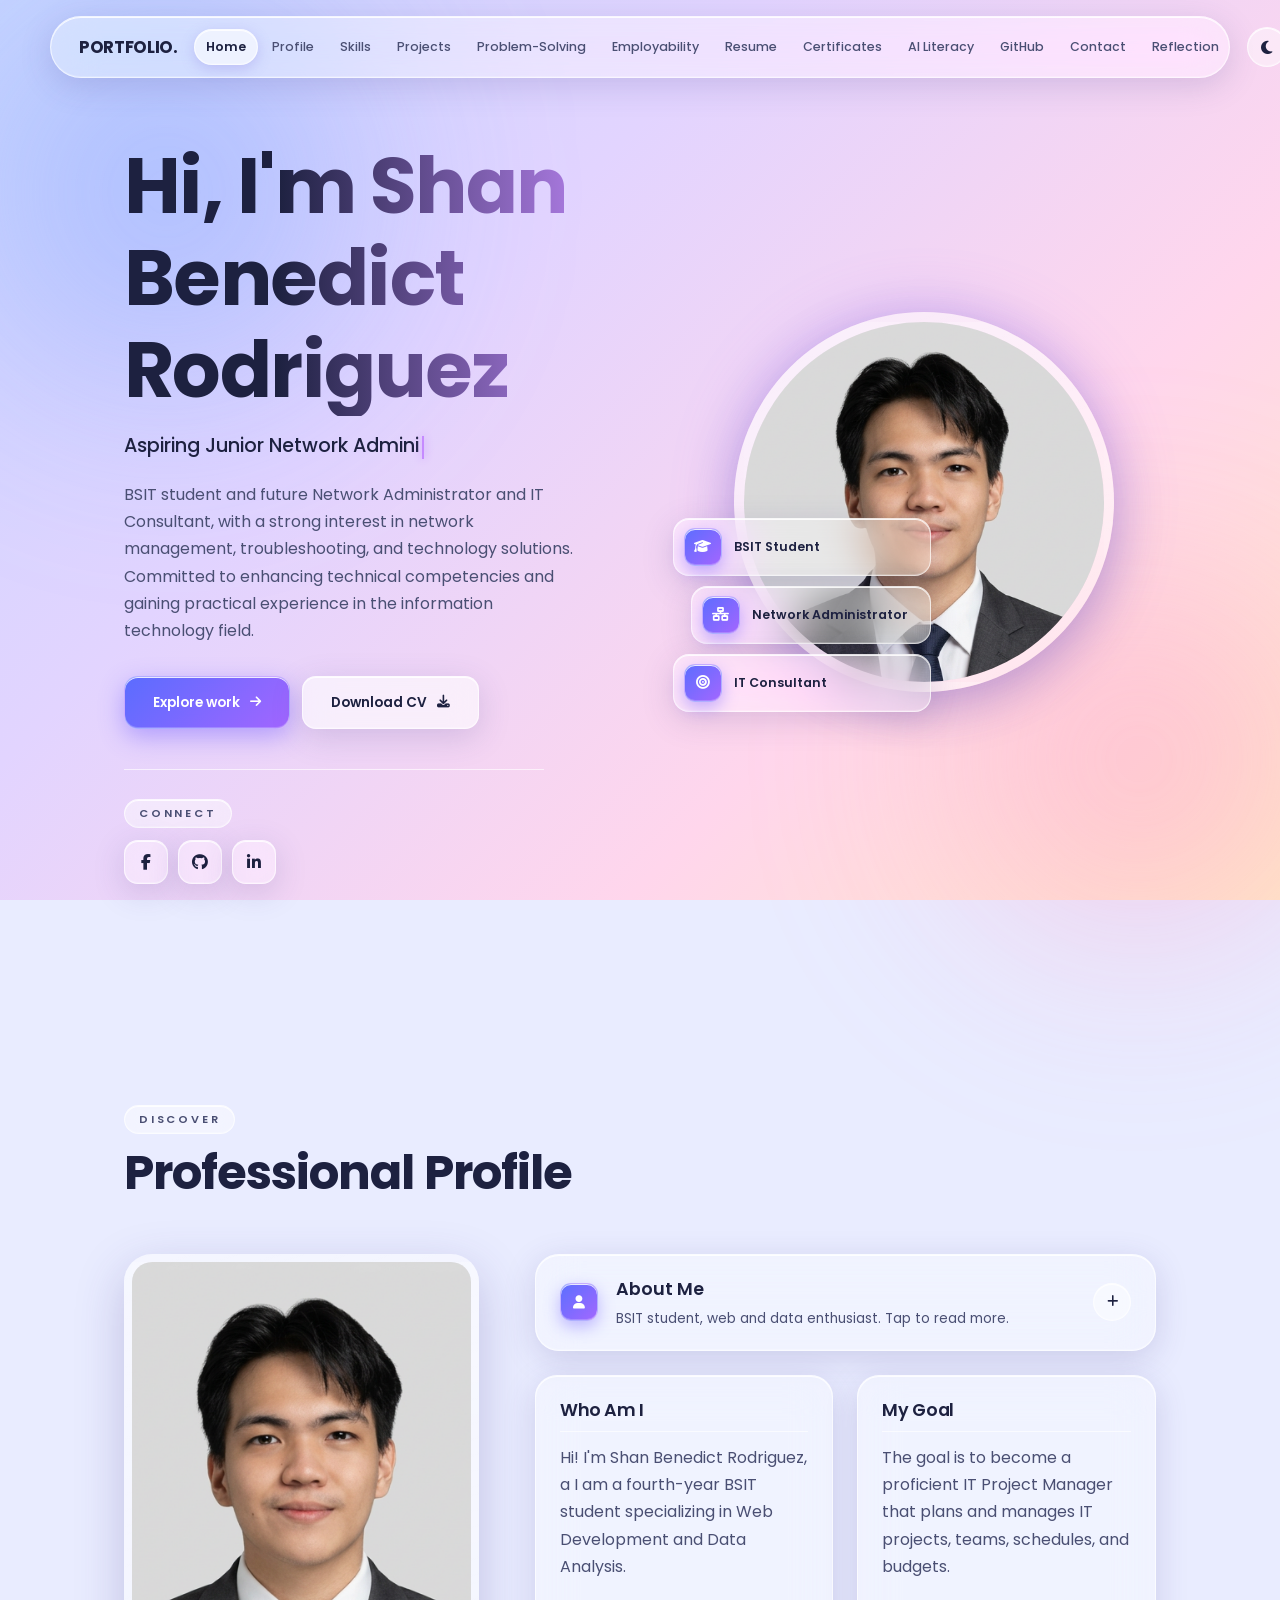
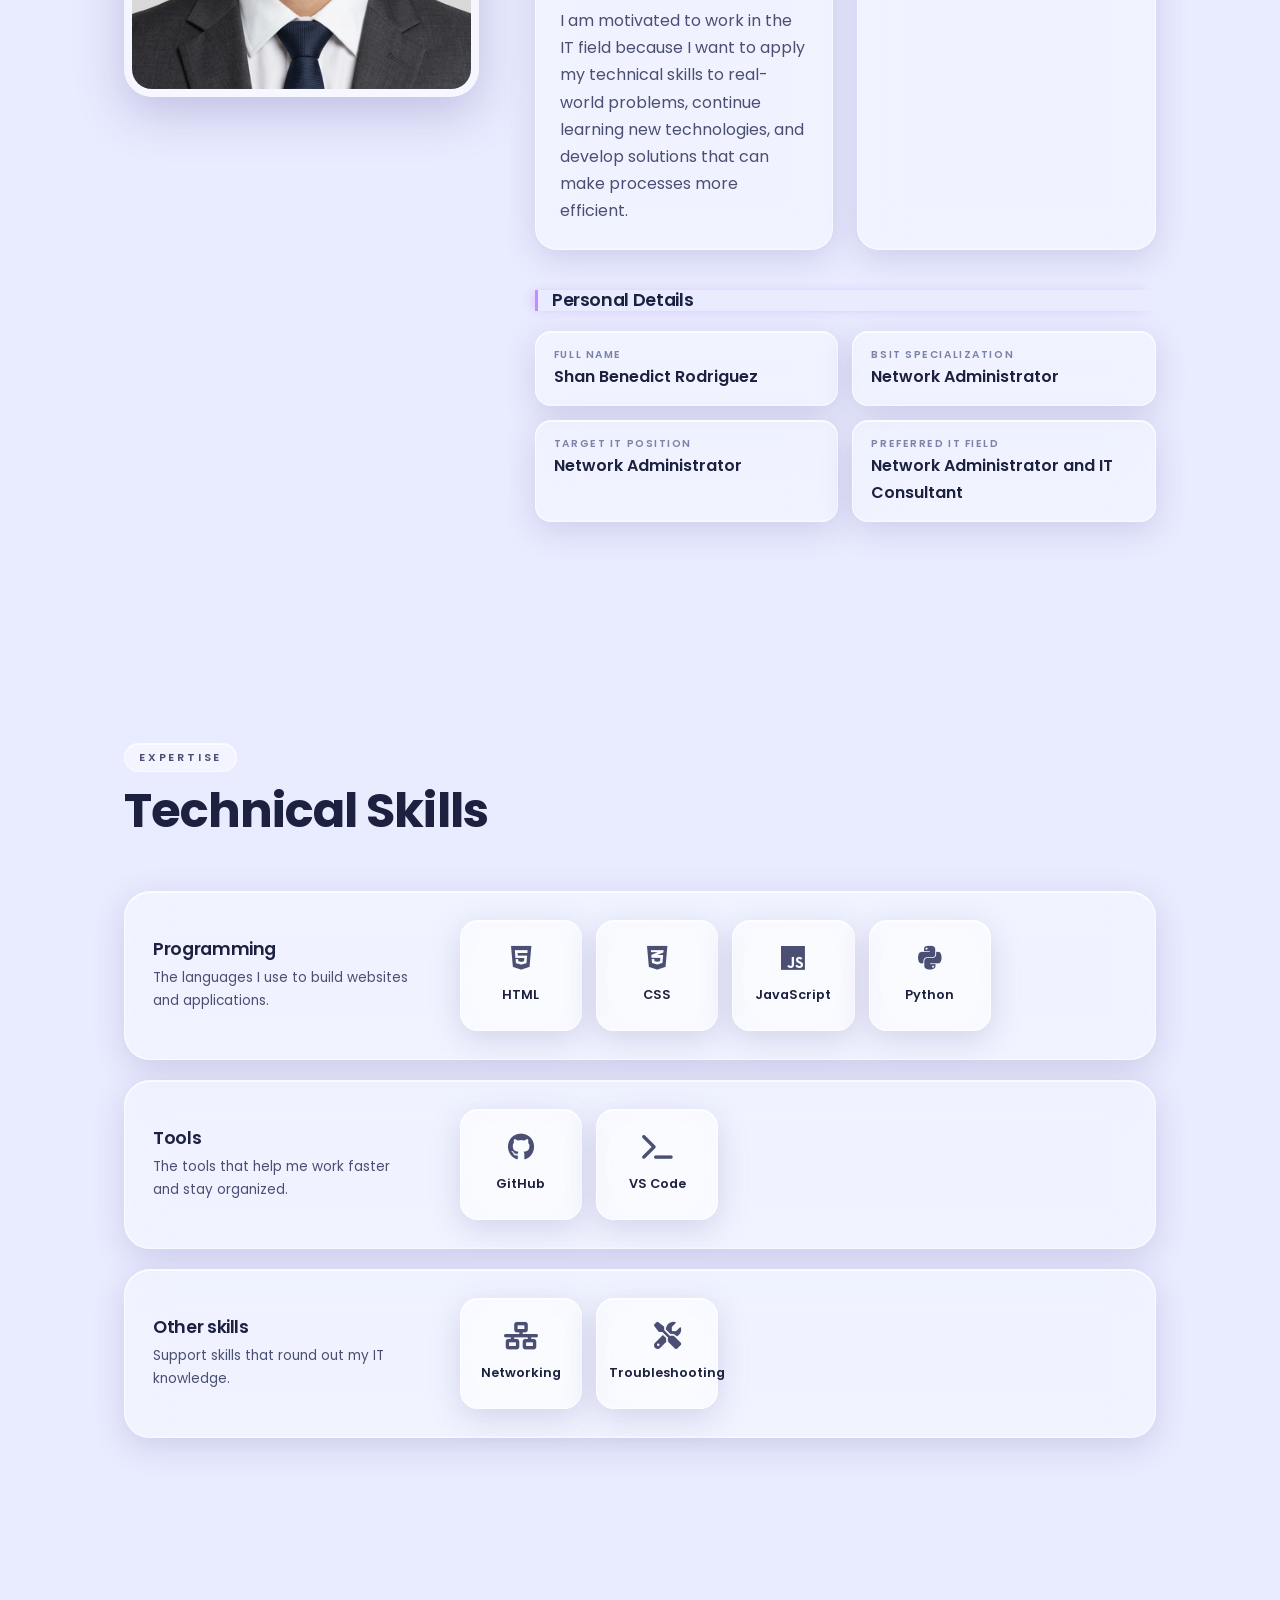
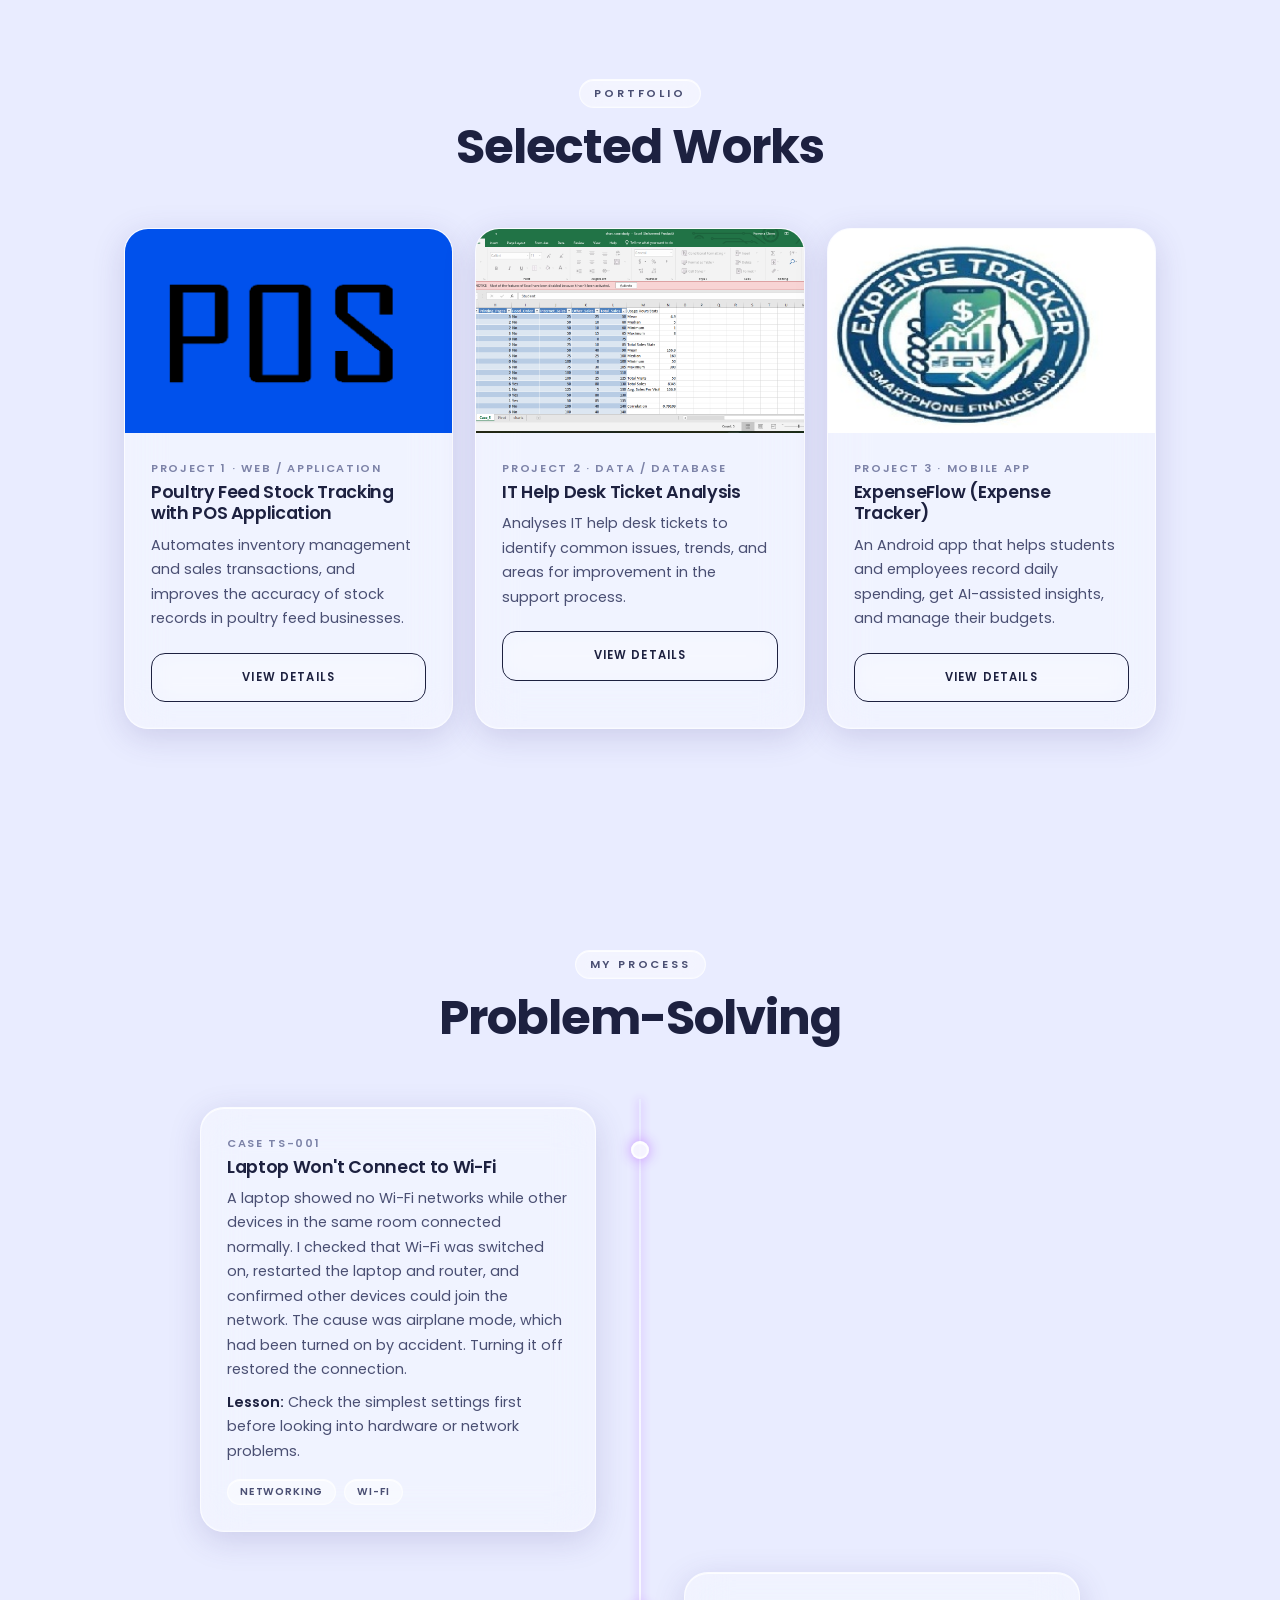
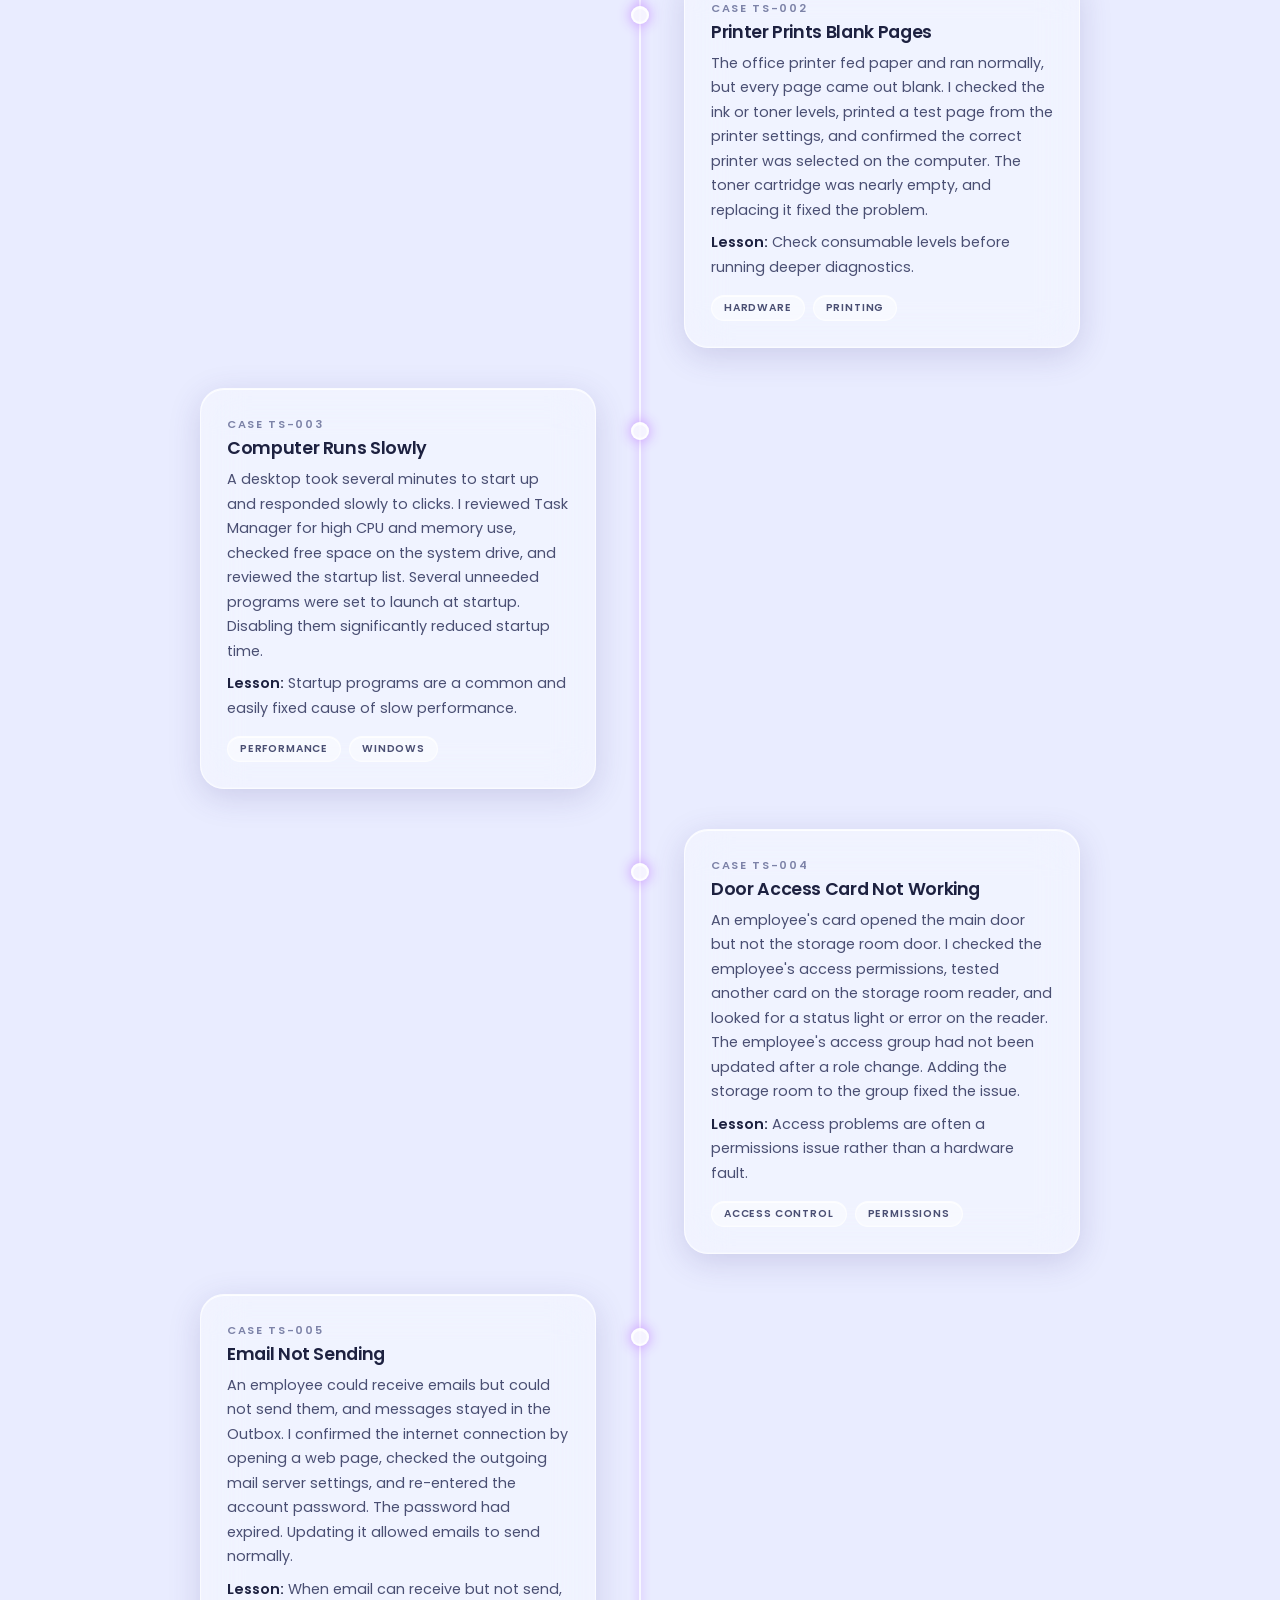
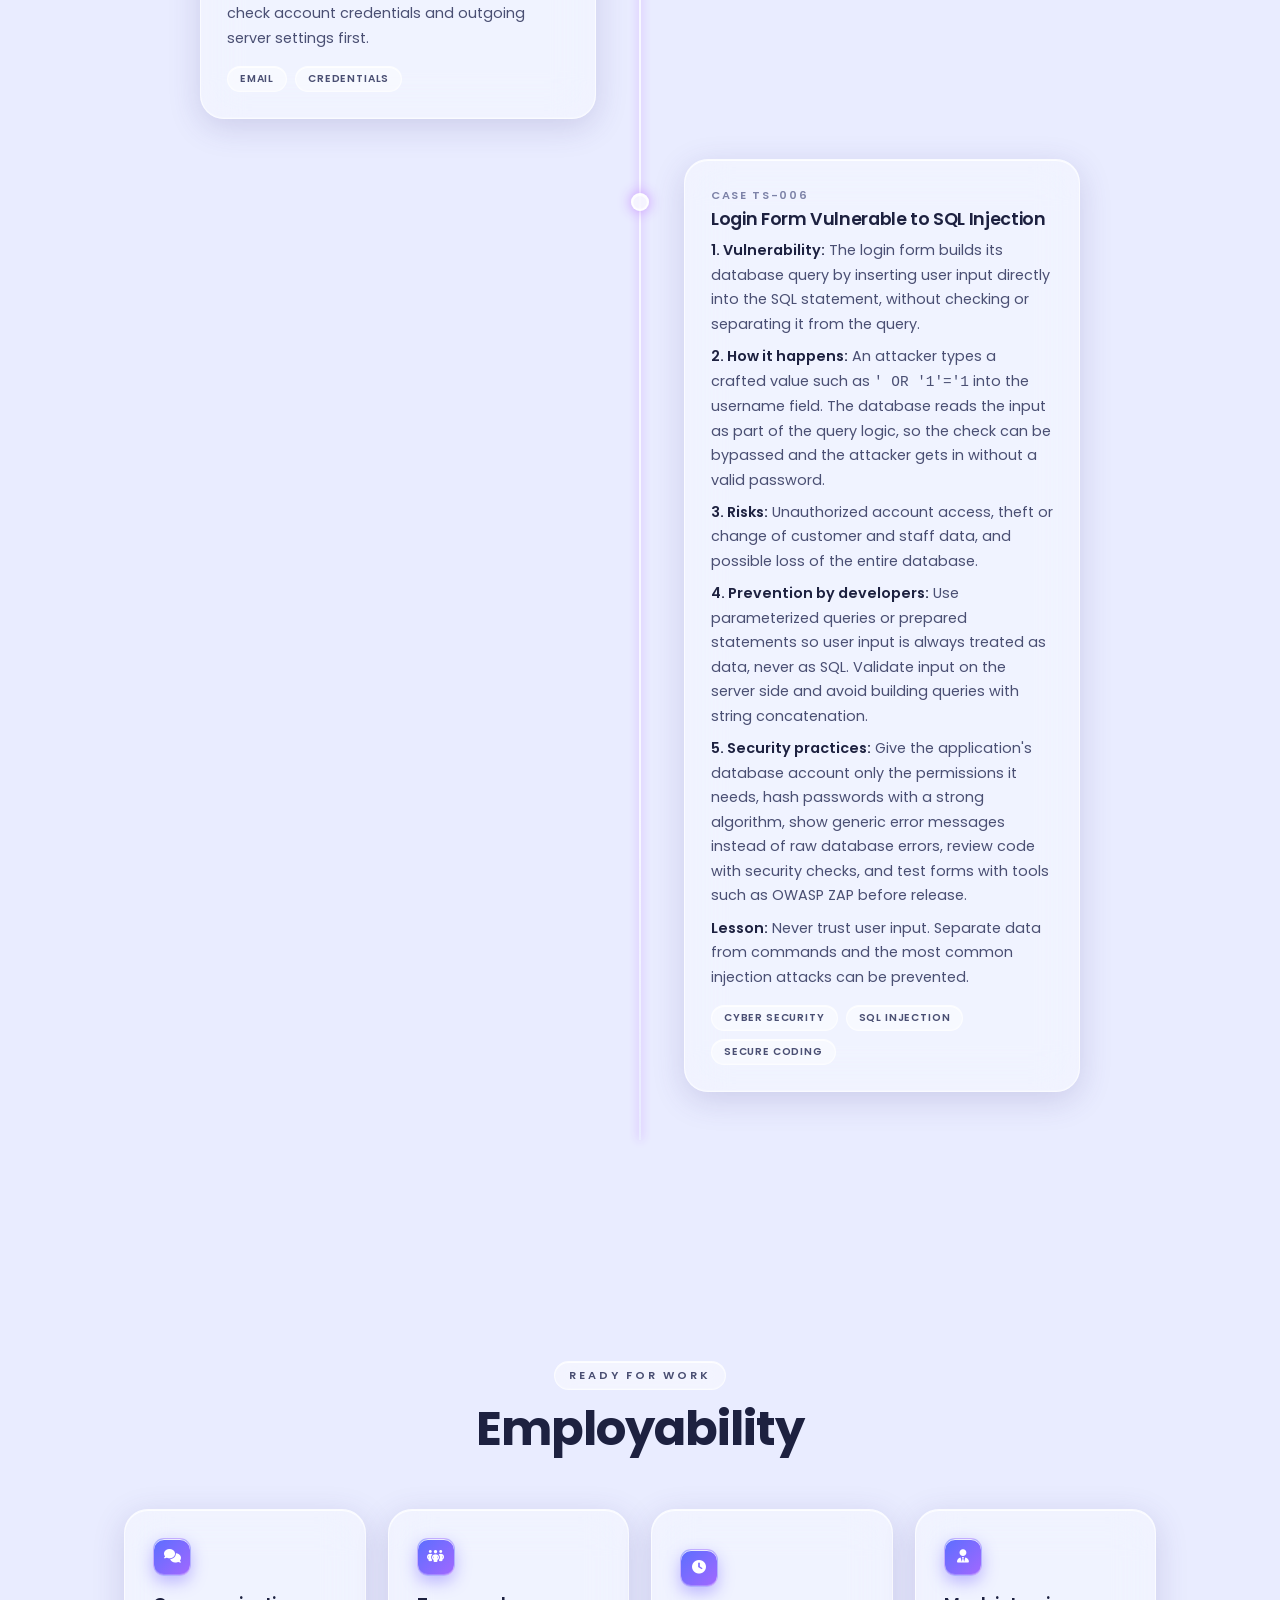
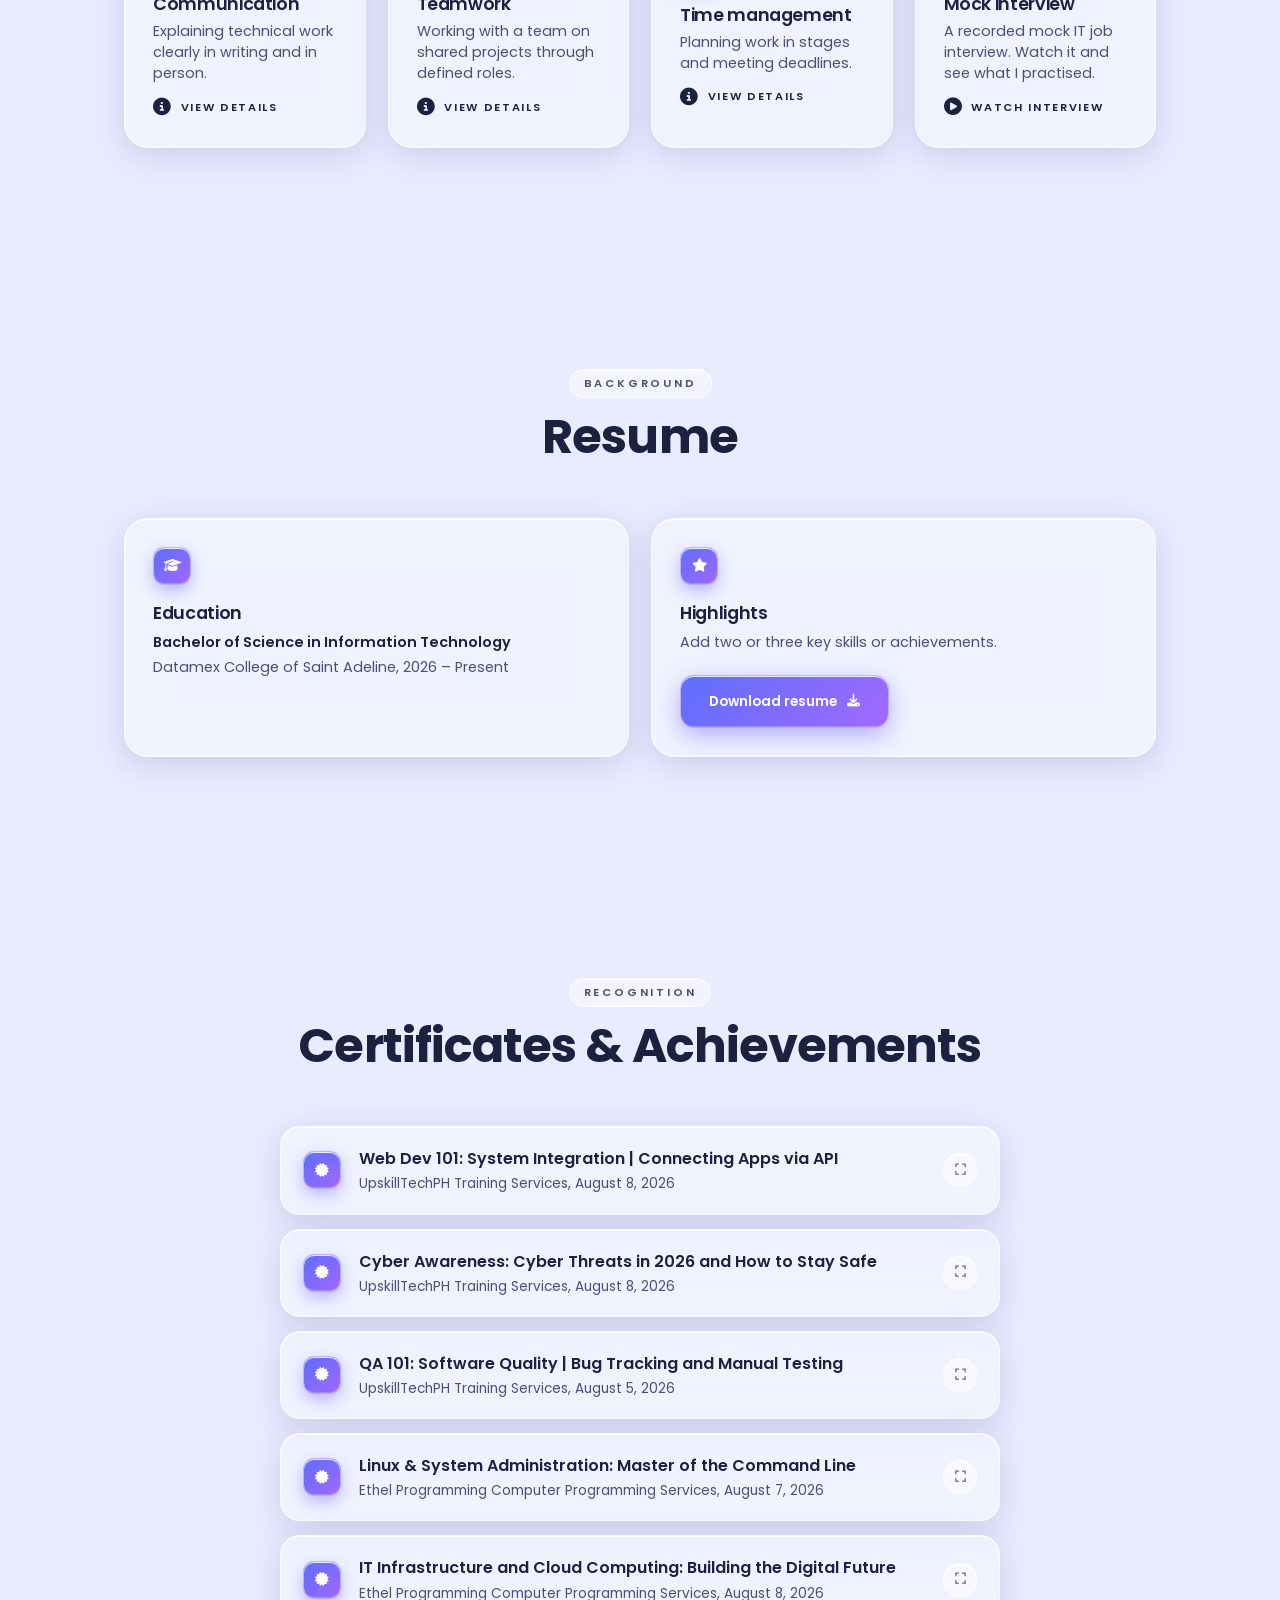
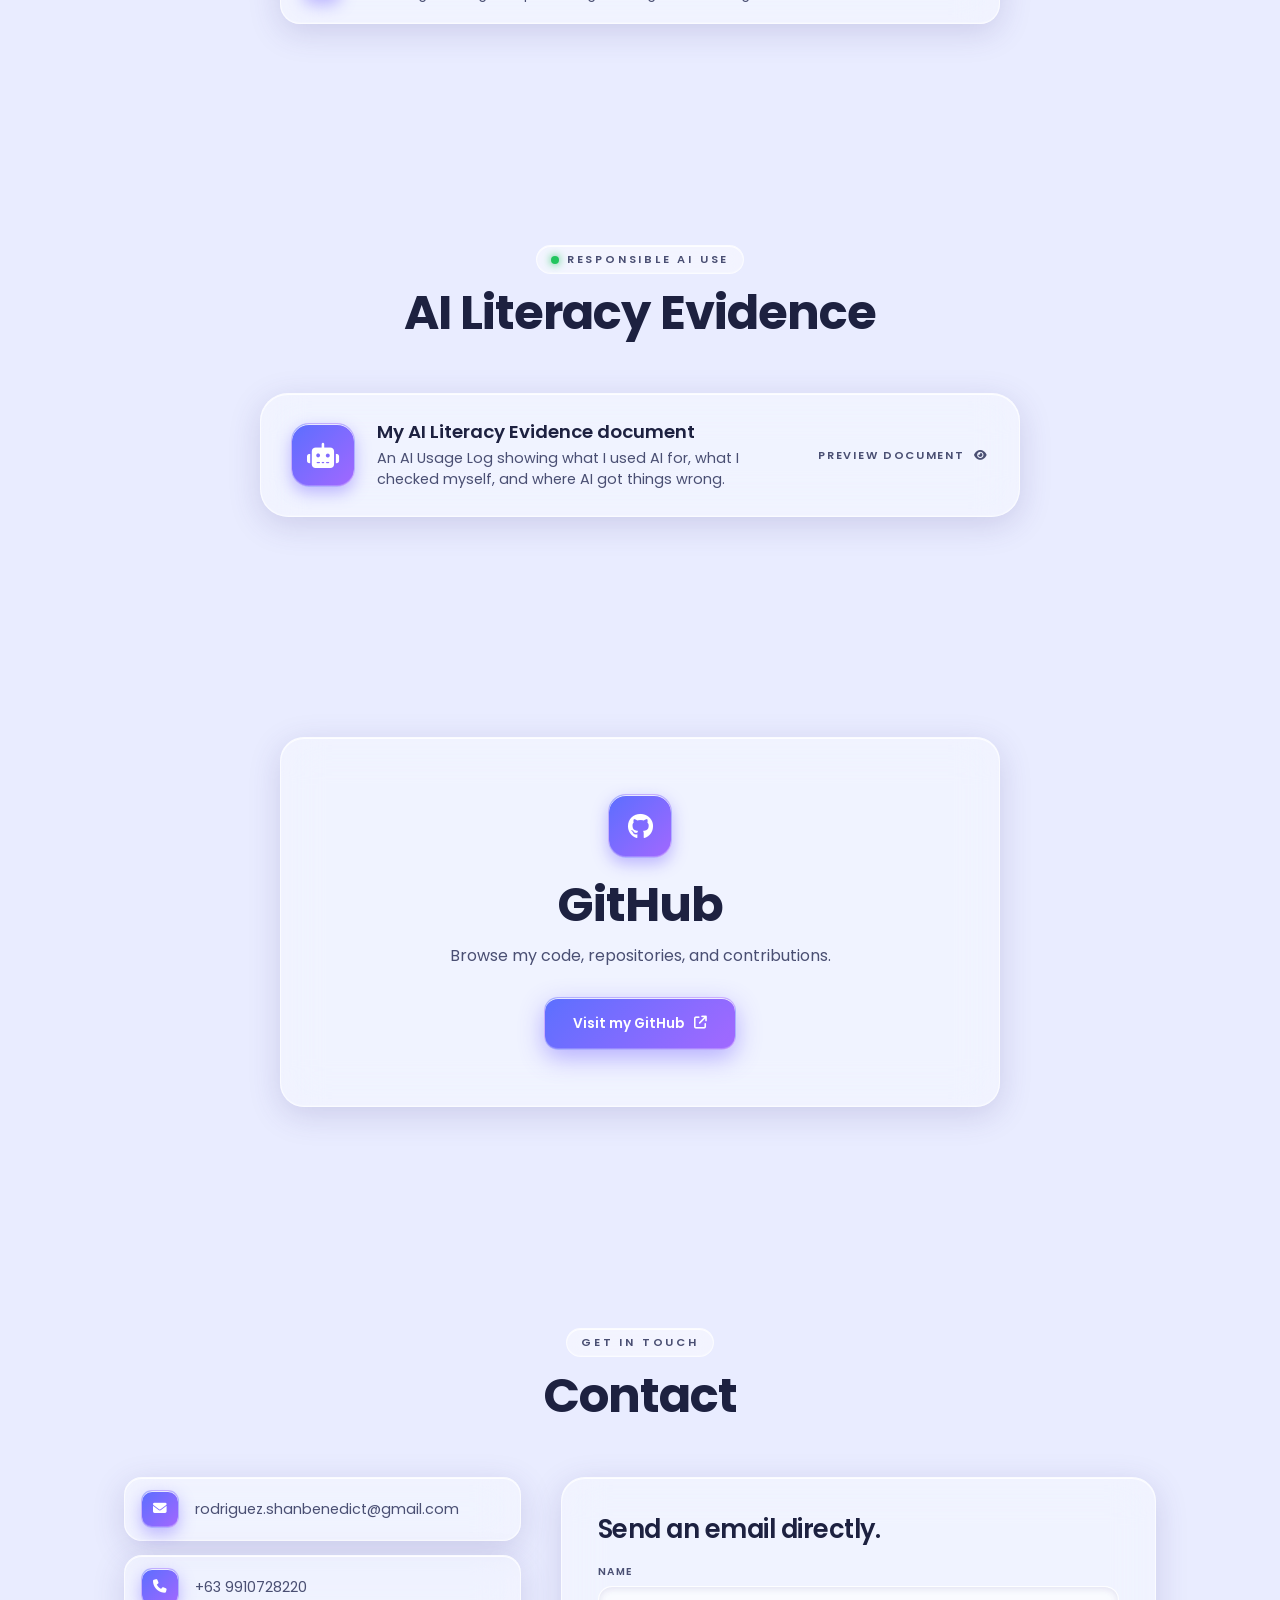
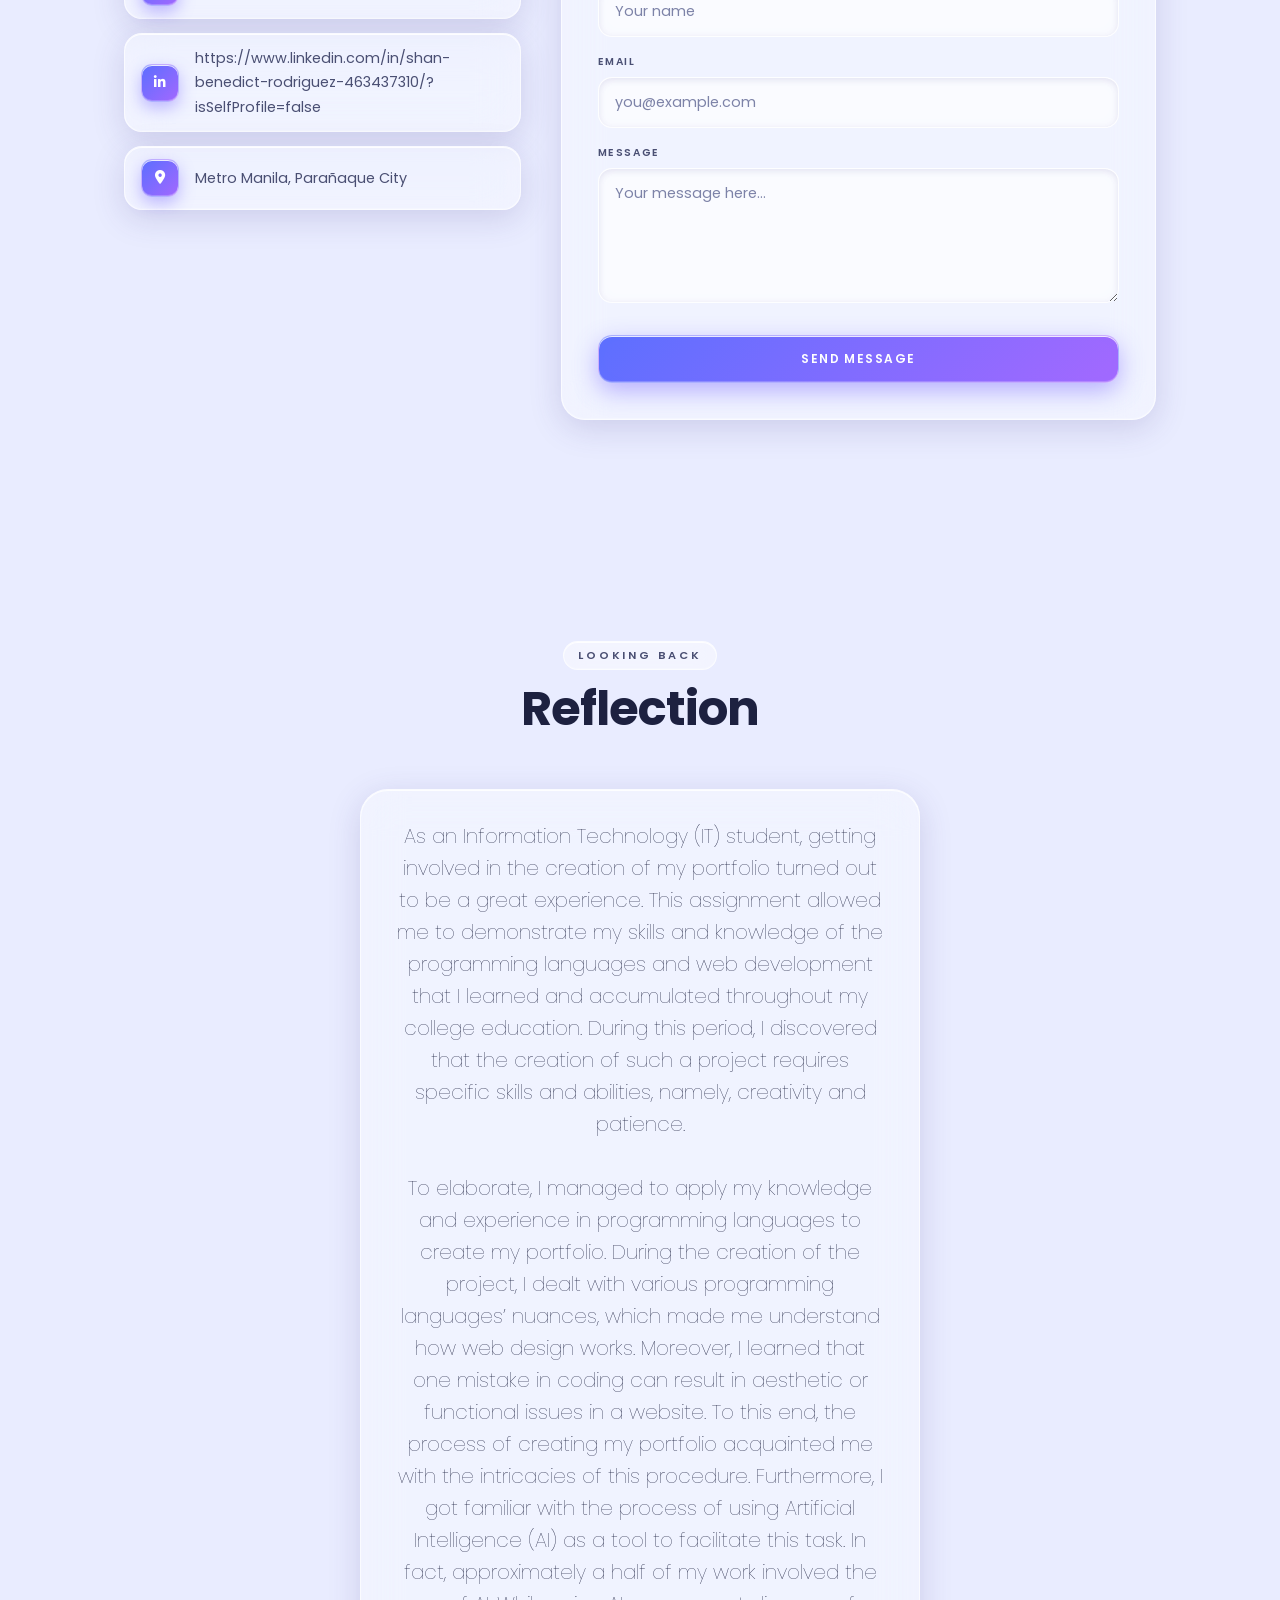
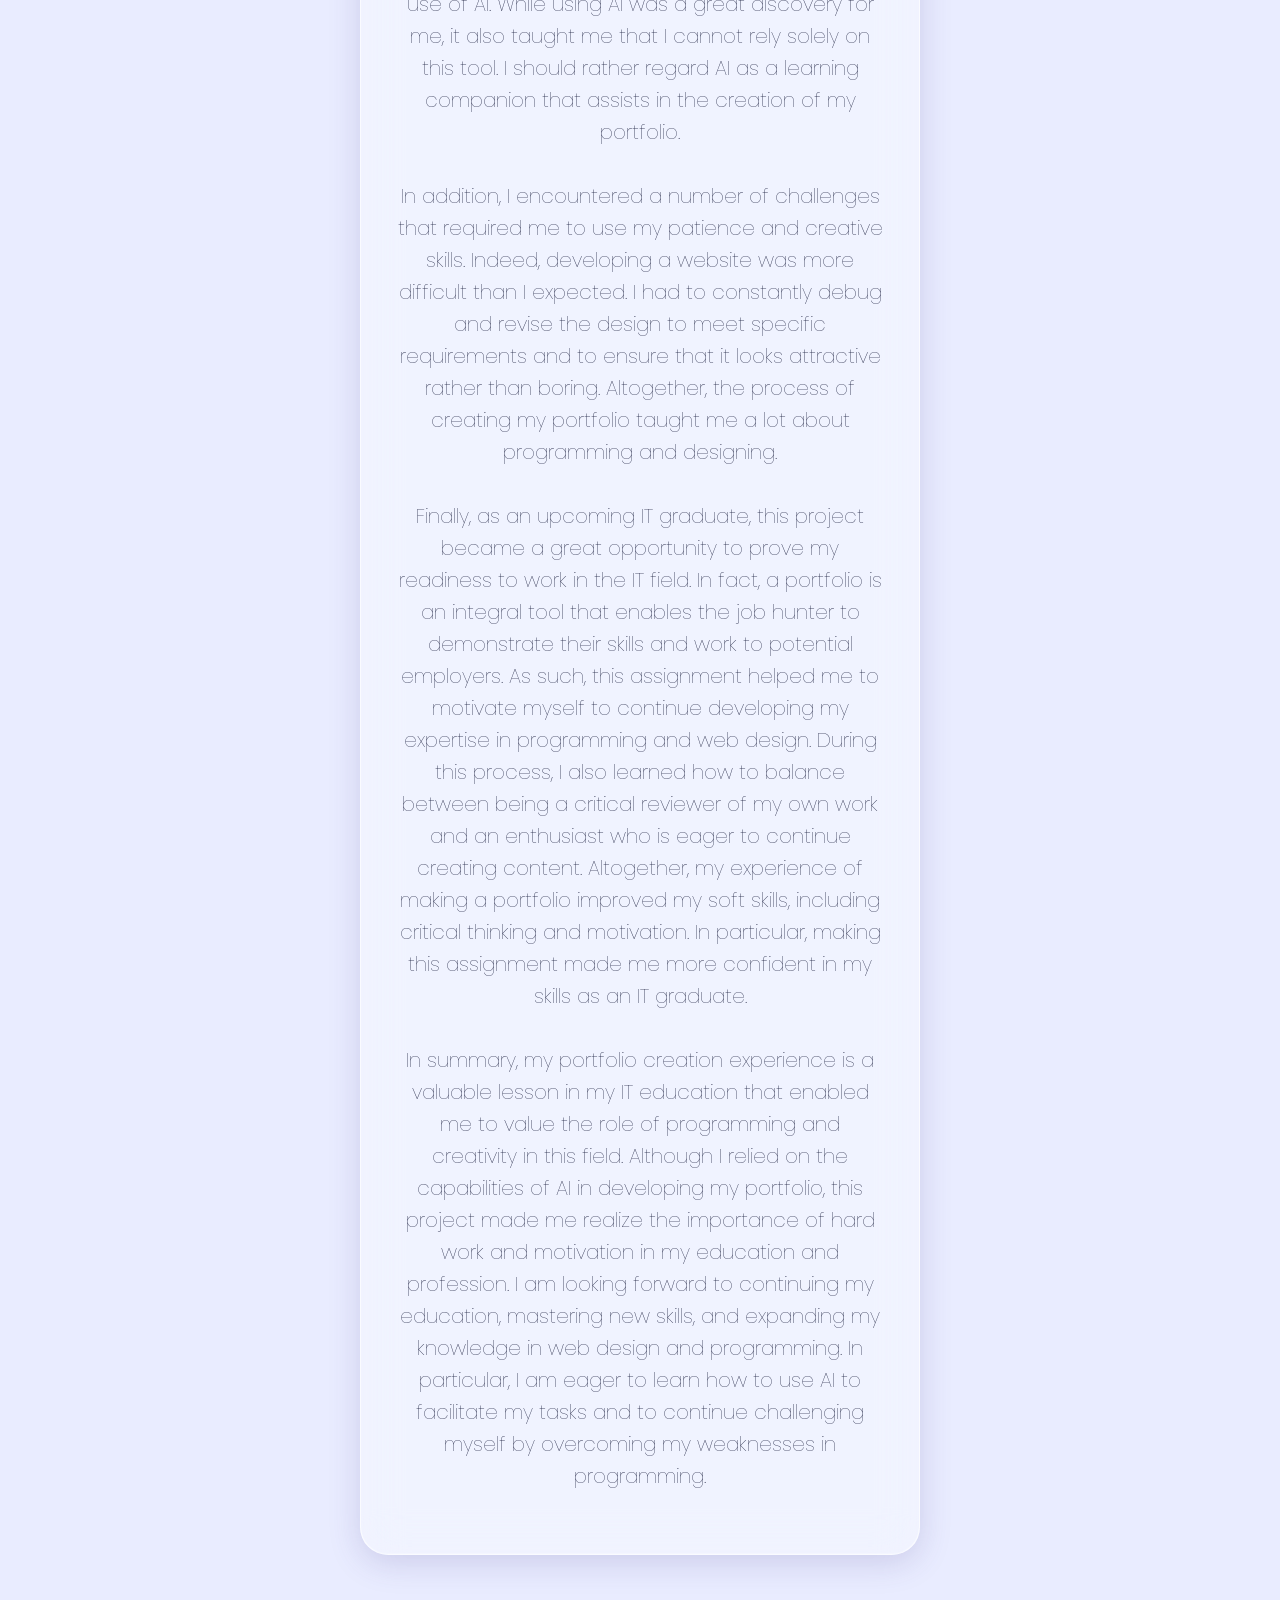
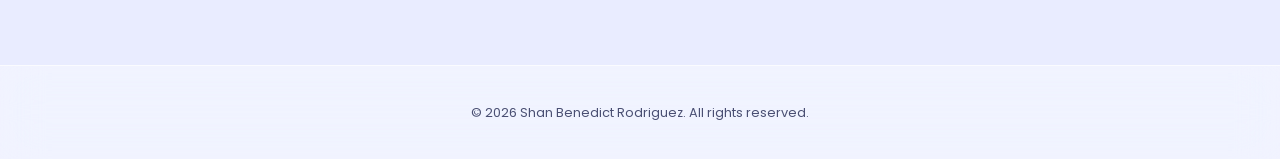
<file: index.html>
<!DOCTYPE html>
<html lang="en">
<head>
<meta charset="UTF-8">
<meta name="viewport" content="width=device-width, initial-scale=1">
<title>Shan Benedict Rodriguez | IT Portfolio</title>
<link rel="preconnect" href="https://fonts.googleapis.com">
<link rel="preconnect" href="https://fonts.gstatic.com" crossorigin>
<link href="https://fonts.googleapis.com/css2?family=Poppins:wght@400;500;600;700&display=swap" rel="stylesheet">
<link rel="stylesheet" href="https://cdnjs.cloudflare.com/ajax/libs/font-awesome/6.5.1/css/all.min.css">
<link rel="stylesheet" href="style.css">
<link rel="stylesheet" href="cert.css">
<style>
/* ---------- project thumbnails: images fill the box and never stretch the card ---------- */
.thumb { overflow: hidden; }
.thumb img { width: 100%; height: 100%; object-fit: cover; display: block; }

/* ---------- ABOUT ME BOX ---------- */
.about-card {
  margin-bottom: 24px; border-radius: 24px;
  background: var(--card); border: 1px solid var(--line);
  -webkit-backdrop-filter: var(--glass-blur); backdrop-filter: var(--glass-blur);
  box-shadow: var(--shadow), var(--edge);
  transition: background 0.3s, box-shadow 0.3s;
}
.about-card:hover, .about-card[open] { background: var(--card-strong); box-shadow: var(--shadow-lg), var(--edge); }
.about-card summary {
  display: flex; align-items: center; gap: 18px; padding: 20px 24px;
  cursor: pointer; list-style: none; border-radius: 24px;
}
.about-card summary::-webkit-details-marker { display: none; }
.about-head { flex: 1; min-width: 0; }
.about-title { display: block; font-size: 1.1rem; font-weight: 600; color: var(--ink); }
.about-preview { display: block; margin-top: 2px; font-size: 0.85rem; color: var(--text); }
.about-toggle {
  flex-shrink: 0; width: 38px; height: 38px; display: grid; place-items: center; border-radius: 50%;
  background: var(--tag); border: 1px solid var(--line); box-shadow: var(--edge); color: var(--ink); font-size: 0.8rem;
}
.about-toggle i { transition: transform 0.3s var(--ease); }
.about-card[open] .about-toggle i { transform: rotate(45deg); }
.about-body { display: grid; gap: 14px; padding: 4px 28px 26px; font-size: 0.92rem; }
.about-body p { margin: 0; }

/* ---------- AI LITERACY SECTION + PREVIEW POPUP ---------- */
.label .dot { display: inline-block; width: 8px; height: 8px; margin-right: 8px; border-radius: 50%; background: #22c55e; box-shadow: 0 0 8px #22c55e; vertical-align: middle; }

.ai-card {
  display: flex; align-items: center; gap: 22px; width: 100%; max-width: 760px; margin: 0 auto;
  padding: 26px 30px; border-radius: 28px; text-align: left; cursor: pointer;
  font-family: var(--font); color: var(--text);
  background: var(--card); border: 1px solid var(--line);
  -webkit-backdrop-filter: var(--glass-blur); backdrop-filter: var(--glass-blur);
  box-shadow: var(--shadow), var(--edge);
  transition: transform 0.35s var(--ease), background 0.3s, box-shadow 0.3s;
}
.ai-card:hover, .ai-card:focus-visible { transform: translateY(-5px); background: var(--card-strong); box-shadow: var(--shadow-lg), var(--edge); }
.ai-card .chip-icon { flex-shrink: 0; }
.ai-card-text { flex: 1; min-width: 0; }
.ai-card-text strong { display: block; font-size: 1.15rem; line-height: 1.3; }
.ai-card-text span { display: block; margin-top: 4px; font-size: 0.9rem; }
.ai-card-cta {
  flex-shrink: 0; display: inline-flex; align-items: center; gap: 10px;
  font-size: 0.7rem; font-weight: 600; letter-spacing: 0.15em; text-transform: uppercase; color: var(--text);
}
.ai-card-cta i { transition: transform 0.3s var(--ease), color 0.25s; }
.ai-card:hover .ai-card-cta i { transform: scale(1.2); color: var(--ink); }

body.modal-open { overflow: hidden; }
.ai-modal {
  position: fixed; inset: 0; z-index: 200;
  display: grid; place-items: center; padding: 24px 16px;
  background: rgba(8, 11, 20, 0.6);
  -webkit-backdrop-filter: blur(8px); backdrop-filter: blur(8px);
  opacity: 0; visibility: hidden;
  transition: opacity 0.3s, visibility 0.3s;
}
.ai-modal.open { opacity: 1; visibility: visible; }
.ai-modal-box {
  display: flex; flex-direction: column; width: min(100%, 960px); max-height: calc(100vh - 48px);
  padding: 18px 18px 14px; border-radius: 32px;
  background: color-mix(in srgb, var(--bg) 86%, var(--blob2) 14%);
  border: 1px solid var(--line);
  box-shadow: var(--shadow-lg), var(--edge);
  transform: translateY(14px) scale(0.98); transition: transform 0.35s var(--ease);
}
.ai-modal.open .ai-modal-box { transform: none; }
.ai-modal-bar { display: flex; align-items: center; justify-content: space-between; gap: 12px; padding: 4px 6px 14px; }
.ai-file {
  padding: 8px 16px; border-radius: 999px; background: var(--tag); border: 1px solid var(--line);
  font: 600 0.78rem/1 "SFMono-Regular", Consolas, "Courier New", monospace; color: var(--ink);
}
.ai-close {
  width: 42px; height: 42px; border-radius: 50%; cursor: pointer;
  border: 1px solid var(--line); background: var(--tag); color: var(--ink); font-size: 1rem;
  box-shadow: var(--edge); transition: background 0.25s, transform 0.25s;
}
.ai-close:hover { background: var(--card-strong); transform: rotate(90deg); }

.ai-doc {
  overflow-y: auto; padding: 28px 30px 34px; border-radius: 22px;
  background: var(--card); border: 1px solid var(--line);
  scrollbar-width: thin;
}
.ai-doc:focus-visible { outline: 2px solid var(--blob2); outline-offset: 2px; }
.ai-eyebrow { font-size: 0.68rem; font-weight: 600; letter-spacing: 0.2em; text-transform: uppercase; color: var(--muted); }
.ai-doc-title { margin: 6px 0 22px; font-size: clamp(1.8rem, 4vw, 2.4rem); font-weight: 700; }
.ai-doc h4 { margin: 34px 0 12px; padding-left: 14px; border-left: 3px solid var(--blob2); box-shadow: -6px 0 14px -6px var(--blob2); font-size: 1.05rem; font-weight: 600; color: var(--ink); }
.ai-doc ul { display: grid; gap: 8px; font-size: 0.9rem; }
.ai-doc li { position: relative; padding-left: 20px; }
.ai-doc li::before { content: ""; position: absolute; left: 0; top: 0.7em; width: 7px; height: 7px; border-radius: 50%; background: var(--blob2); box-shadow: 0 0 8px var(--blob2); }

.ai-table-wrap { overflow-x: auto; border-radius: 18px; border: 1px solid var(--line); background: var(--tag); }
.ai-table { width: 100%; min-width: 640px; border-collapse: collapse; font-size: 0.85rem; }
.ai-table th, .ai-table td { padding: 14px 16px; text-align: left; vertical-align: top; border-bottom: 1px solid var(--line); }
.ai-table th { font-size: 0.65rem; letter-spacing: 0.15em; text-transform: uppercase; color: var(--muted); white-space: nowrap; }
.ai-table td:first-child { white-space: nowrap; color: var(--text); }
.ai-table tr:last-child td { border-bottom: none; }


/* ---------- MOCK INTERVIEW VIDEO POPUP ---------- */
.video-card, .emp-card { font-family: var(--font); color: var(--text); text-align: left; cursor: pointer; }
.video-cta { display: inline-flex; align-items: center; gap: 8px; margin-top: 14px; font-size: 0.7rem; font-weight: 600; letter-spacing: 0.15em; text-transform: uppercase; color: var(--ink); }
.video-cta i { font-size: 1.1rem; transition: transform 0.3s var(--ease); }
.video-card:hover .video-cta i, .video-card:focus-visible .video-cta i, .emp-card:hover .video-cta i, .emp-card:focus-visible .video-cta i { transform: scale(1.2); }
.video-wrap { overflow: hidden; border-radius: 22px; background: #000; border: 1px solid var(--line); }
.video-wrap video { display: block; width: 100%; max-height: calc(100vh - 170px); background: #000; }

.emp-lead { margin: 0 0 6px; font-size: 0.95rem; }
.emp-link { color: var(--ink); text-decoration: underline; text-underline-offset: 3px; }
.video-notes { padding: 4px 6px 4px; }
.video-notes h4 { margin: 18px 0 10px; font-size: 0.95rem; color: var(--ink); }
.video-notes ul { display: grid; gap: 6px; font-size: 0.88rem; }
.video-notes li { position: relative; padding-left: 18px; }
.video-notes li::before { content: ""; position: absolute; left: 0; top: 0.65em; width: 6px; height: 6px; border-radius: 50%; background: var(--blob2); }
.ai-modal-box { overflow-y: auto; }

@media (max-width: 860px) {
  .ai-card { flex-wrap: wrap; padding: 22px; }
  .ai-card-cta { width: 100%; justify-content: flex-end; }
  .ai-doc { padding: 22px 18px 28px; }
  .ai-modal-box { border-radius: 26px; padding: 14px 12px 12px; }
}
</style>
<script>
  /* apply saved theme before the page paints, so there is no flash */
  try { var t = localStorage.getItem("theme"); if (t) document.documentElement.setAttribute("data-theme", t); } catch (e) {}
</script>
</head>
<body>

<!-- LOADING SCREEN -->
<div class="loader" id="loader" aria-hidden="true">
  <div class="loader-inner">
    <p class="loader-name">Shan Benedict Rodriguez</p>
    <p class="loader-sub">Portfolio loading</p>
    <div class="loader-bar"><span id="loaderBar"></span></div>
  </div>
</div>

<!-- FLOATING NAV -->
<header class="nav-wrap">
  <div class="nav">
    <a class="logo" href="#home">PORTFOLIO.</a>

    <nav id="menu" aria-label="Main">
      <a href="#home" class="active">Home</a>
      <a href="#profile">Profile</a>
      <a href="#skills">Skills</a>
      <a href="#projects">Projects</a>
      <a href="#problem-solving">Problem-Solving</a>
      <a href="#employability">Employability</a>
      <a href="#resume">Resume</a>
      <a href="#certificates">Certificates</a>
      <a href="#ai-literacy">AI Literacy</a>
      <a href="#github">GitHub</a>
      <a href="#contact">Contact</a>
      <a href="#reflection">Reflection</a>
    </nav>

    <div class="nav-actions">
      <button class="icon-btn" id="themeBtn" aria-label="Switch light or dark mode"><i class="fa-solid fa-moon"></i></button>
      <button class="icon-btn menu-btn" id="menuBtn" aria-label="Open menu" aria-expanded="false"><i class="fa-solid fa-bars"></i></button>
    </div>
  </div>
</header>

<main>

<!-- HOME -->
<section id="home" class="hero">
  <div class="hero-text">
    <h1 class="reveal">Hi, I'm Shan Benedict Rodriguez</h1>
    <p class="typing reveal"><span id="typed"></span><span class="caret"></span></p>
    <p class="lead reveal">BSIT student and future Network Administrator and IT Consultant, with a strong interest in network management, troubleshooting, and technology solutions. Committed to enhancing technical competencies and gaining practical experience in the information technology field.</p>
    <div class="buttons reveal">
      <a class="btn dark" href="#projects">Explore work <i class="fa-solid fa-arrow-right"></i></a>
      <a class="btn light" href="shan_resume.pdf" download>Download CV <i class="fa-solid fa-download"></i></a>
    </div>
    <div class="connect reveal">
      <p class="label">Connect</p>
      <div class="socials">
        <a href="https://www.facebook.com/shanbenedict.rodriguez.1/about" aria-label="Facebook"><i class="fa-brands fa-facebook-f"></i></a>
        <a href="https://github.com/Itshiro21" aria-label="GitHub"><i class="fa-brands fa-github"></i></a>
        <a href="https://www.linkedin.com/in/shan-benedict-rodriguez-463437310/?isSelfProfile=false" aria-label="LinkedIn"><i class="fa-brands fa-linkedin-in"></i></a>
      </div>
    </div>
  </div>

  <div class="hero-visual reveal">
    <div class="photo-circle">
      <!-- To use your photo: delete the <i> line and un-comment the <img> line -->
<img src="shan.png" alt="Photo of Shan Benedict Rodriguez"> 
    </div>
    <ul class="chips">
      <li><span class="chip-icon"><i class="fa-solid fa-graduation-cap"></i></span> BSIT Student</li>
      <li><span class="chip-icon"><i class="fa-solid fa-network-wired"></i></span>Network Administrator</li>
      <li><span class="chip-icon"><i class="fa-solid fa-bullseye"></i></span>IT Consultant</li>
    </ul>
  </div>
</section>

<!-- 1. PROFESSIONAL PROFILE -->
<section id="profile">
  <header class="sec-head reveal">
    <p class="label">Discover</p>
    <h2>Professional Profile</h2>
  </header>

  <div class="profile-grid">
    <div class="profile-photo reveal">
      <img src="shan.png" alt="Photo of Shan Benedict Rodriguez"> 
    </div>

    <div class="profile-info">
      <details class="about-card reveal">
  <summary>
    <span class="chip-icon"><i class="fa-solid fa-user"></i></span>
    <span class="about-head">
      <span class="about-title">About Me</span>
      <span class="about-preview">BSIT student, web and data enthusiast. Tap to read more.</span>
    </span>
    <span class="about-toggle" aria-hidden="true"><i class="fa-solid fa-plus"></i></span>
  </summary>
  <div class="about-body">
    <p>I am a fourth-year BSIT student specializing in Web Development and Data Analysis. My academic journey has given me a solid foundation in programming, databases, and systems thinking, and I enjoy turning that knowledge into working solutions. I have built projects ranging from a poultry feed POS system to an Android expense tracker, and each one taught me how much careful planning and testing matter.</p>
    <p>My technical strengths include HTML, CSS, JavaScript, Python, and SQL, along with version control using Git and GitHub. I also have a growing interest in networking and troubleshooting, which sharpens my ability to find and fix problems quickly.</p>
    <p>What motivates me most is applying technology to real-world problems that make processes more efficient. I am drawn to IT work that combines technical skill with coordination, so I am working toward becoming an IT Project Manager who can plan schedules, guide teams, and manage budgets. Along the way, I hope to grow into a Network Administrator or IT Consultant.</p>
    <p>I value continuous learning, honesty in my work, and collaboration. I believe good IT solutions are built with the people who will use them in mind, and I want to keep improving both my code and my communication. I am ready to take on new challenges, learn from every project, and contribute to a team that values quality and growth.</p>
  </div>
</details>
      <div class="two-col">
        <div class="reveal">
          <h3 class="underlined">Who Am I</h3>
          <p> Hi! I'm Shan Benedict Rodriguez, a I am a fourth-year BSIT student specializing in Web Development and Data Analysis.<br><br> I am motivated to work in the IT field because I want to apply my technical skills to real-world problems, continue learning new technologies, and develop solutions that can make processes more efficient.</p>
        </div>
        <div class="reveal">
          <h3 class="underlined">My Goal</h3>
          <p>The goal is to become a proficient IT Project Manager that plans and manages IT projects, teams, schedules, and budgets.</p>
        </div>
      </div>

      <h3 class="bar reveal">Personal Details</h3>
      <dl class="details reveal">
        <div><dt>Full name</dt><dd>Shan Benedict Rodriguez </dd></div>
        <div><dt>BSIT specialization</dt><dd> Network Administrator</dd></div>
        <div><dt>Target IT position</dt><dd>Network Administrator</dd></div>
        <div><dt>Preferred IT field</dt><dd> Network Administrator and IT Consultant</dd></div>
      </dl>
    </div>
  </div>
</section>

<!-- 2. TECHNICAL SKILLS -->
<section id="skills">
  <header class="sec-head reveal">
    <p class="label">Expertise</p>
    <h2>Technical Skills</h2>
  </header>

  <div class="skill-row reveal">
    <div class="skill-intro">
      <h3>Programming</h3>
      <p>The languages I use to build websites and applications.</p>
    </div>
    <div class="tiles">
      <div class="tile"><i class="fa-brands fa-html5"></i><span>HTML</span></div>
      <div class="tile"><i class="fa-brands fa-css3-alt"></i><span>CSS</span></div>
      <div class="tile"><i class="fa-brands fa-js"></i><span>JavaScript</span></div>
      <div class="tile"><i class="fa-brands fa-python"></i><span>Python</span></div>
    </div>
  </div>

  <div class="skill-row reveal">
    <div class="skill-intro">
      <h3>Tools</h3>
      <p>The tools that help me work faster and stay organized.</p>
    </div>
    <div class="tiles">
      <div class="tile"><i class="fa-brands fa-github"></i><span>GitHub</span></div>
      <div class="tile"><i class="fa-solid fa-terminal"></i><span>VS Code</span></div>
    </div>
  </div>

  <div class="skill-row reveal">
    <div class="skill-intro">
      <h3>Other skills</h3>
      <p>Support skills that round out my IT knowledge.</p>
    </div>
    <div class="tiles">
      <div class="tile"><i class="fa-solid fa-network-wired"></i><span>Networking</span></div>
      <div class="tile"><i class="fa-solid fa-screwdriver-wrench"></i><span>Troubleshooting</span></div>
    </div>
  </div>
</section>

<!-- 3. PROJECTS (each card opens its own page) -->
<section id="projects">
  <header class="sec-head center reveal">
    <p class="label">Portfolio</p>
    <h2>Selected Works</h2>
  </header>

  <div class="cards three">
    <article class="project reveal">
      <div class="thumb"><img src="POS-logo.png" alt="Project 1"></div>
      <div class="project-body">
        <div class="meta">Project 1 &middot; Web / Application</div>
        <h3>Poultry Feed Stock Tracking with POS Application</h3>
        <p>Automates inventory management and sales transactions, and improves the accuracy of stock records in poultry feed businesses.</p>
        <a class="btn outline full" href="project1.html">View details</a>
      </div>
    </article>
    <article class="project reveal">
      <div class="thumb"><img src="shan_ss.png" alt="Project 2"></div>
      <div class="project-body">
        <div class="meta">Project 2 &middot; Data / Database</div>
        <h3>IT Help Desk Ticket Analysis</h3>
        <p>Analyses IT help desk tickets to identify common issues, trends, and areas for improvement in the support process.</p>
        <a class="btn outline full" href="project2.html">View details</a>
      </div>
    </article>
    <article class="project reveal">
      <div class="thumb"><img src="ExpenseFlow-logo.jpg" alt="Project 3"></div>
      <div class="project-body">
        <div class="meta">Project 3 &middot; Mobile App</div>
        <h3>ExpenseFlow (Expense Tracker)</h3>
        <p>An Android app that helps students and employees record daily spending, get AI-assisted insights, and manage their budgets.</p>
        <a class="btn outline full" href="project3.html">View details</a>
      </div>
    </article>
  </div>
</section>

<!-- 4. PROBLEM-SOLVING (timeline) -->
<section id="problem-solving">
  <header class="sec-head center reveal">
    <p class="label">My process</p>
    <h2>Problem-Solving</h2>
  </header>

  <ol class="timeline">
    <li class="reveal">
      <article class="tl-card">
        <p class="meta">Case TS-001</p>
        <h3>Laptop Won't Connect to Wi-Fi</h3>
        <p>A laptop showed no Wi-Fi networks while other devices in the same room connected normally. I checked that Wi-Fi was switched on, restarted the laptop and router, and confirmed other devices could join the network. The cause was airplane mode, which had been turned on by accident. Turning it off restored the connection.</p>
        <p><strong>Lesson:</strong> Check the simplest settings first before looking into hardware or network problems.</p>
        <ul class="tags"><li>Networking</li><li>Wi-Fi</li></ul>
      </article>
    </li>
    <li class="reveal">
      <article class="tl-card">
        <p class="meta">Case TS-002</p>
        <h3>Printer Prints Blank Pages</h3>
        <p>The office printer fed paper and ran normally, but every page came out blank. I checked the ink or toner levels, printed a test page from the printer settings, and confirmed the correct printer was selected on the computer. The toner cartridge was nearly empty, and replacing it fixed the problem.</p>
        <p><strong>Lesson:</strong> Check consumable levels before running deeper diagnostics.</p>
        <ul class="tags"><li>Hardware</li><li>Printing</li></ul>
      </article>
    </li>
    <li class="reveal">
      <article class="tl-card">
        <p class="meta">Case TS-003</p>
        <h3>Computer Runs Slowly</h3>
        <p>A desktop took several minutes to start up and responded slowly to clicks. I reviewed Task Manager for high CPU and memory use, checked free space on the system drive, and reviewed the startup list. Several unneeded programs were set to launch at startup. Disabling them significantly reduced startup time.</p>
        <p><strong>Lesson:</strong> Startup programs are a common and easily fixed cause of slow performance.</p>
        <ul class="tags"><li>Performance</li><li>Windows</li></ul>
      </article>
    </li>
    <li class="reveal">
      <article class="tl-card">
        <p class="meta">Case TS-004</p>
        <h3>Door Access Card Not Working</h3>
        <p>An employee's card opened the main door but not the storage room door. I checked the employee's access permissions, tested another card on the storage room reader, and looked for a status light or error on the reader. The employee's access group had not been updated after a role change. Adding the storage room to the group fixed the issue.</p>
        <p><strong>Lesson:</strong> Access problems are often a permissions issue rather than a hardware fault.</p>
        <ul class="tags"><li>Access Control</li><li>Permissions</li></ul>
      </article>
    </li>
    <li class="reveal">
      <article class="tl-card">
        <p class="meta">Case TS-005</p>
        <h3>Email Not Sending</h3>
        <p>An employee could receive emails but could not send them, and messages stayed in the Outbox. I confirmed the internet connection by opening a web page, checked the outgoing mail server settings, and re-entered the account password. The password had expired. Updating it allowed emails to send normally.</p>
        <p><strong>Lesson:</strong> When email can receive but not send, check account credentials and outgoing server settings first.</p>
        <ul class="tags"><li>Email</li><li>Credentials</li></ul>
      </article>
    </li>
    <li class="reveal">
      <article class="tl-card">
        <p class="meta">Case TS-006</p>
        <h3>Login Form Vulnerable to SQL Injection</h3>
        <p><strong>1. Vulnerability:</strong> The login form builds its database query by inserting user input directly into the SQL statement, without checking or separating it from the query.</p>
        <p><strong>2. How it happens:</strong> An attacker types a crafted value such as <code>' OR '1'='1</code> into the username field. The database reads the input as part of the query logic, so the check can be bypassed and the attacker gets in without a valid password.</p>
        <p><strong>3. Risks:</strong> Unauthorized account access, theft or change of customer and staff data, and possible loss of the entire database.</p>
        <p><strong>4. Prevention by developers:</strong> Use parameterized queries or prepared statements so user input is always treated as data, never as SQL. Validate input on the server side and avoid building queries with string concatenation.</p>
        <p><strong>5. Security practices:</strong> Give the application's database account only the permissions it needs, hash passwords with a strong algorithm, show generic error messages instead of raw database errors, review code with security checks, and test forms with tools such as OWASP ZAP before release.</p>
        <p><strong>Lesson:</strong> Never trust user input. Separate data from commands and the most common injection attacks can be prevented.</p>
        <ul class="tags"><li>Cyber Security</li><li>SQL Injection</li><li>Secure Coding</li></ul>
      </article>
    </li>
  </ol>
</section>

<!-- 5. EMPLOYABILITY -->
<section id="employability">
  <header class="sec-head center reveal">
    <p class="label">Ready for work</p>
    <h2>Employability</h2>
  </header>

  <div class="cards four">
    <button type="button" class="info-card emp-card reveal" data-emp="communication" aria-haspopup="dialog" aria-controls="empModal"><span class="chip-icon"><i class="fa-solid fa-comments"></i></span><h3>Communication</h3><p>Explaining technical work clearly in writing and in person.</p><span class="video-cta"><i class="fa-solid fa-circle-info"></i> View details</span></button>
    <button type="button" class="info-card emp-card reveal" data-emp="teamwork" aria-haspopup="dialog" aria-controls="empModal"><span class="chip-icon"><i class="fa-solid fa-people-group"></i></span><h3>Teamwork</h3><p>Working with a team on shared projects through defined roles.</p><span class="video-cta"><i class="fa-solid fa-circle-info"></i> View details</span></button>
    <button type="button" class="info-card emp-card reveal" data-emp="time" aria-haspopup="dialog" aria-controls="empModal"><span class="chip-icon"><i class="fa-solid fa-clock"></i></span><h3>Time management</h3><p>Planning work in stages and meeting deadlines.</p><span class="video-cta"><i class="fa-solid fa-circle-info"></i> View details</span></button>
    <button type="button" class="info-card video-card reveal" id="videoOpen" aria-haspopup="dialog" aria-controls="videoModal"><span class="chip-icon"><i class="fa-solid fa-user-tie"></i></span><h3>Mock interview</h3><p>A recorded mock IT job interview. Watch it and see what I practised.</p><span class="video-cta"><i class="fa-solid fa-circle-play"></i> Watch interview</span></button>
  </div>
</section>

<!-- 6. RESUME -->
<section id="resume">
  <header class="sec-head center reveal">
    <p class="label">Background</p>
    <h2>Resume</h2>
  </header>

  <div class="cards three">
    <article class="info-card reveal">
      <span class="chip-icon"><i class="fa-solid fa-graduation-cap"></i></span>
      <h3>Education</h3>
      <p><strong>Bachelor of Science in Information Technology</strong><br>Datamex College of Saint Adeline, 2026 – Present</p>
    </article>
    <article class="info-card reveal">
      <span class="chip-icon"><i class="fa-solid fa-star"></i></span>
      <h3>Highlights</h3>
      <p>Add two or three key skills or achievements.</p>
      <a class="btn dark" href="shan_resume.pdf" download>Download resume <i class="fa-solid fa-download"></i></a>
    </article>
  </div>
</section>

<!-- 7. CERTIFICATES / ACHIEVEMENTS -->
<section id="certificates">
  <header class="sec-head center reveal">
    <p class="label">Recognition</p>
    <h2>Certificates &amp; Achievements</h2>
  </header>

   <ul class="cert-list">
    <li class="reveal">
      <a class="cert-link" href="cert. 1.pdf" data-alt="Certificate of Participation: Web Dev 101: System Integration | Connecting Apps via API">
        <span class="chip-icon"><i class="fa-solid fa-certificate"></i></span>
        <div><strong>Web Dev 101: System Integration | Connecting Apps via API</strong><span>UpskillTechPH Training Services, August 8, 2026</span></div>
        <i class="fa-solid fa-expand cert-open" aria-hidden="true"></i>
      </a>
    </li>
    <li class="reveal">
      <a class="cert-link" href="cert. 2.pdf" data-alt="Certificate of Participation: Cyber Awareness, Cyber Threats in 2026 and How to Stay Safe">
        <span class="chip-icon"><i class="fa-solid fa-certificate"></i></span>
        <div><strong>Cyber Awareness: Cyber Threats in 2026 and How to Stay Safe</strong><span>UpskillTechPH Training Services, August 8, 2026</span></div>
        <i class="fa-solid fa-expand cert-open" aria-hidden="true"></i>
      </a>
    </li>
    <li class="reveal">
      <a class="cert-link" href="cert. 3.pdf" data-alt="Certificate of Participation: QA 101: Software Quality | Bug Tracking and Manual Testing">
        <span class="chip-icon"><i class="fa-solid fa-certificate"></i></span>
        <div><strong>QA 101: Software Quality | Bug Tracking and Manual Testing</strong><span>UpskillTechPH Training Services, August 5, 2026</span></div>
        <i class="fa-solid fa-expand cert-open" aria-hidden="true"></i>
      </a>
    </li>
    <li class="reveal">
      <a class="cert-link" href="cert. 4.png" data-alt="Certificate of Participation:Linux & System Administration: Master of the Command Line">
        <span class="chip-icon"><i class="fa-solid fa-certificate"></i></span>
        <div><strong>Linux & System Administration: Master of the Command Line</strong><span>Ethel Programming Computer Programming Services, August 7, 2026</span></div>
        <i class="fa-solid fa-expand cert-open" aria-hidden="true"></i>
      </a>
    </li>
     <li class="reveal">
      <a class="cert-link" href="cert. 5.png" data-alt="Certificate of Participation: IT Infrastructure and Cloud Computing: Building the Digital Future">
        <span class="chip-icon"><i class="fa-solid fa-certificate"></i></span>
        <div><strong>IT Infrastructure and Cloud Computing: Building the Digital Future</strong><span>Ethel Programming Computer Programming Services, August 8, 2026</span></div>
        <i class="fa-solid fa-expand cert-open" aria-hidden="true"></i>
      </a>
    </li>
  </ul>
</section>

<!-- 8. AI LITERACY EVIDENCE (click to preview) -->
<section id="ai-literacy">
  <header class="sec-head center reveal">
    <p class="label"><span class="dot"></span>Responsible AI use</p>
    <h2>AI Literacy Evidence</h2>
  </header>

  <button type="button" class="ai-card reveal" id="aiOpen" aria-haspopup="dialog" aria-controls="aiModal">
    <span class="chip-icon big"><i class="fa-solid fa-robot"></i></span>
    <span class="ai-card-text">
      <strong>My AI Literacy Evidence document</strong>
      <span>An AI Usage Log showing what I used AI for, what I checked myself, and where AI got things wrong.</span>
    </span>
    <span class="ai-card-cta">Preview document <i class="fa-solid fa-eye"></i></span>
  </button>
</section>

<!-- 9. GITHUB -->
<section id="github">
  <div class="github-card reveal">
    <span class="chip-icon big"><i class="fa-brands fa-github"></i></span>
    <h2>GitHub</h2>
    <p>Browse my code, repositories, and contributions.</p>
    <a class="btn dark" href="https://github.com/Itshiro21" target="_blank" rel="noopener">Visit my GitHub <i class="fa-solid fa-arrow-up-right-from-square"></i></a>
  </div>
</section>

<!-- 10. CONTACT -->
<section id="contact">
  <header class="sec-head center reveal">
    <p class="label">Get in touch</p>
    <h2>Contact</h2>
  </header>

  <div class="contact-grid">
    <ul class="contact-list reveal">
      <li><span class="chip-icon"><i class="fa-solid fa-envelope"></i></span> rodriguez.shanbenedict@gmail.com</li>
      <li><span class="chip-icon"><i class="fa-solid fa-phone"></i></span> +63 9910728220</li>
      <li><span class="chip-icon"><i class="fa-brands fa-linkedin-in"></i></span> https://www.linkedin.com/in/shan-benedict-rodriguez-463437310/?isSelfProfile=false</li>
      <li><span class="chip-icon"><i class="fa-solid fa-location-dot"></i></span> Metro Manila, Parañaque City</li>
    </ul>

    <form class="form-card reveal" action="#" method="post">
      <h3>Send an email directly.</h3>
      <label for="name">Name</label>
      <input id="name" type="text" placeholder="Your name">
      <label for="email">Email</label>
      <input id="email" type="email" placeholder="you@example.com">
      <label for="message">Message</label>
      <textarea id="message" rows="5" placeholder="Your message here..."></textarea>
      <button class="btn dark full" type="submit">Send message</button>
    </form>
  </div>
</section>

<!-- 11. REFLECTION -->
<section id="reflection">
  <header class="sec-head center reveal">
    <p class="label">Looking back</p>
    <h2>Reflection</h2>
  </header>
  <blockquote class="quote reveal">
As an Information Technology (IT) student, getting involved in the creation of my portfolio turned out to be a great experience. This assignment allowed me to demonstrate my skills and knowledge of the programming languages and web development that I learned and accumulated throughout my college education. During this period, I discovered that the creation of such a project requires specific skills and abilities, namely, creativity and patience. <br><br>

To elaborate, I managed to apply my knowledge and experience in programming languages to create my portfolio. During the creation of the project, I dealt with various programming languages’ nuances, which made me understand how web design works. Moreover, I learned that one mistake in coding can result in aesthetic or functional issues in a website. To this end, the process of creating my portfolio acquainted me with the intricacies of this procedure. Furthermore, I got familiar with the process of using Artificial Intelligence (AI) as a tool to facilitate this task. In fact, approximately a half of my work involved the use of AI. While using AI was a great discovery for me, it also taught me that I cannot rely solely on this tool. I should rather regard AI as a learning companion that assists in the creation of my portfolio. <br><br>

In addition, I encountered a number of challenges that required me to use my patience and creative skills. Indeed, developing a website was more difficult than I expected. I had to constantly debug and revise the design to meet specific requirements and to ensure that it looks attractive rather than boring. Altogether, the process of creating my portfolio taught me a lot about programming and designing. <br><br>

Finally, as an upcoming IT graduate, this project became a great opportunity to prove my readiness to work in the IT field. In fact, a portfolio is an integral tool that enables the job hunter to demonstrate their skills and work to potential employers. As such, this assignment helped me to motivate myself to continue developing my expertise in programming and web design. During this process, I also learned how to balance between being a critical reviewer of my own work and an enthusiast who is eager to continue creating content. Altogether, my experience of making a portfolio improved my soft skills, including critical thinking and motivation. In particular, making this assignment made me more confident in my skills as an IT graduate. <br><br>

In summary, my portfolio creation experience is a valuable lesson in my IT education that enabled me to value the role of programming and creativity in this field. Although I relied on the capabilities of AI in developing my portfolio, this project made me realize the importance of hard work and motivation in my education and profession. I am looking forward to continuing my education, mastering new skills, and expanding my knowledge in web design and programming. In particular, I am eager to learn how to use AI to facilitate my tasks and to continue challenging myself by overcoming my weaknesses in programming. <br><br>
  </blockquote>
</section>

</main>

<footer>
  <p>&copy; 2026 Shan Benedict Rodriguez. All rights reserved.</p>
</footer>

<!-- AI LITERACY PREVIEW POPUP -->
<div class="ai-modal" id="aiModal" role="dialog" aria-modal="true" aria-labelledby="aiDocTitle" aria-hidden="true">
  <div class="ai-modal-box">
    <div class="ai-modal-bar">
      <span class="ai-file">ai-usage-log.md</span>
      <button type="button" class="ai-close" id="aiClose" aria-label="Close preview"><i class="fa-solid fa-xmark"></i></button>
    </div>

    <div class="ai-doc" tabindex="0">
      <p class="ai-eyebrow">AI Literacy Evidence &middot; Shan Benedict Rodriguez</p>
      <h3 class="ai-doc-title" id="aiDocTitle">AI Usage Log</h3>

      <div class="ai-table-wrap">
        <table class="ai-table">
          <thead>
            <tr><th>Date</th><th>Task</th><th>AI assistance</th><th>My verification</th></tr>
          </thead>
          <tbody>
            <tr>
              <td>[October 20, 2026]</td>
              <td>Drafting the SQL injection case study (TS-006)</td>
              <td>Produced a first draft of the five answers: vulnerability, how it happens, risks, prevention and security practices.</td>
              <td>Checked each claim against standard descriptions of SQL injection and parameterized queries, then rewrote it as a general case study rather than a personal experience.</td>
            </tr>
            <tr>
              <td>Oct 24, 2026</td>
              <td>Adding the AI Literacy section and preview popup to my portfolio</td>
              <td>Wrote the HTML, CSS and JavaScript for the section, the document popup, and the navigation link.</td>
              <td>Opened the page in my browser and tested clicking the card, closing with the X button, the Esc key and the dark background, in both light and dark mode and at a narrow screen width.</td>
            </tr>
            <tr>
              <td>Oct 24, 2026</td>
              <td>Fixing the Project 2 picture that stretched its card</td>
              <td>Found that the stylesheet had no rule to size images inside the project thumbnails, and supplied the fix.</td>
              <td>Reloaded the page and confirmed all three project cards now have the same thumbnail size.</td>
            </tr>
          </tbody>
        </table>
      </div>

      <h4>What did AI help me accomplish?</h4>
      <ul>
        <li>Drafted the structure of the SQL injection case study so I could review and rewrite it faster.</li>
        <li>Built the AI Literacy section, popup and navigation link for this portfolio.</li>
        <li>Identified the cause of a layout bug (an unsized project image) that I had noticed but could not explain.</li>
      </ul>

      <h4>What did I personally verify?</h4>
      <ul>
        <li>Ran every change in my own browser instead of trusting that it would work.</li>
        <li>Checked the security explanations against standard descriptions of SQL injection.</li>
        <li>Made sure the text on my site describes work I actually did, and replaced anything that did not.</li>
      </ul>

      <h4>What did I learn from using AI?</h4>
      <ul>
        <li>Clear, specific requests with my real files and screenshots give much better results than vague ones.</li>
        <li>AI is a strong helper for drafts and fixes, but I still need to understand the result well enough to explain it.</li>
        <li>I am responsible for everything I publish, including the parts AI helped write.</li>
      </ul>

      <h4>What limitations or errors did I discover in AI-generated answers?</h4>
      <ul>
        <li>An early draft of this log contained example entries that were not based on my real work, so I had to replace them with true ones.</li>
        <li>AI can only work with what it can see. When it did not have my latest files, parts of its answers did not match my project.</li>
        <li>AI wording can sound confident even when a detail is wrong, so facts and code need to be checked.</li>
      </ul>
    </div>
  </div>
</div>

<!-- EMPLOYABILITY DETAILS POPUP -->
<div class="ai-modal" id="empModal" role="dialog" aria-modal="true" aria-labelledby="empTitle" aria-hidden="true">
  <div class="ai-modal-box">
    <div class="ai-modal-bar">
      <span class="ai-file" id="empFile">employability.md</span>
      <button type="button" class="ai-close" id="empClose" aria-label="Close details"><i class="fa-solid fa-xmark"></i></button>
    </div>
    <div class="ai-doc" id="empDoc" tabindex="0"></div>
  </div>
</div>

<!-- MOCK INTERVIEW VIDEO POPUP -->
<div class="ai-modal" id="videoModal" role="dialog" aria-modal="true" aria-labelledby="videoTitle" aria-hidden="true">
  <div class="ai-modal-box">
    <div class="ai-modal-bar">
      <span class="ai-file" id="videoTitle">Mock IT Interview &middot; Shan Benedict Rodriguez</span>
      <button type="button" class="ai-close" id="videoClose" aria-label="Close video"><i class="fa-solid fa-xmark"></i></button>
    </div>
    <div class="video-wrap">
      <video id="interviewVideo" controls playsinline preload="none">
        <source src="shan_interview.mp4" type="video/mp4">
        Your browser does not support the video tag.
      </video>
    </div>
  </div>
</div>

<script src="script.js"></script>
<script>
/* AI Literacy: click the card to preview the document in a popup */
(function () {
  const openBtn = document.getElementById("aiOpen");
  const modal = document.getElementById("aiModal");
  if (!openBtn || !modal) return;
  const closeBtn = document.getElementById("aiClose");
  const doc = modal.querySelector(".ai-doc");

  function openModal() {
    modal.classList.add("open");
    modal.setAttribute("aria-hidden", "false");
    document.body.classList.add("modal-open");
    doc.scrollTop = 0;
    closeBtn.focus();
  }
  function closeModal() {
    modal.classList.remove("open");
    modal.setAttribute("aria-hidden", "true");
    document.body.classList.remove("modal-open");
    openBtn.focus();
  }

  openBtn.addEventListener("click", openModal);
  closeBtn.addEventListener("click", closeModal);
  modal.addEventListener("click", (e) => { if (e.target === modal) closeModal(); });
  document.addEventListener("keydown", (e) => {
    if (e.key === "Escape" && modal.classList.contains("open")) closeModal();
  });
})();
</script>
<script>
/* Mock interview: click the card to watch the video in a popup */
(function () {
  const openBtn = document.getElementById("videoOpen");
  const modal = document.getElementById("videoModal");
  if (!openBtn || !modal) return;
  const closeBtn = document.getElementById("videoClose");
  const video = document.getElementById("interviewVideo");

  function openModal() {
    modal.classList.add("open");
    modal.setAttribute("aria-hidden", "false");
    document.body.classList.add("modal-open");
    closeBtn.focus();
    const p = video.play(); if (p && p.catch) p.catch(function () {});
  }
  function closeModal() {
    video.pause();
    modal.classList.remove("open");
    modal.setAttribute("aria-hidden", "true");
    document.body.classList.remove("modal-open");
    openBtn.focus();
  }

  openBtn.addEventListener("click", openModal);
  closeBtn.addEventListener("click", closeModal);
  modal.addEventListener("click", (e) => { if (e.target === modal) closeModal(); });
  document.addEventListener("keydown", (e) => {
    if (e.key === "Escape" && modal.classList.contains("open")) closeModal();
  });
})();
</script>
<script>
/* Employability: click a card to read the details in a popup */
(function () {
  const modal = document.getElementById("empModal");
  if (!modal) return;
  const doc = document.getElementById("empDoc");
  const file = document.getElementById("empFile");
  const closeBtn = document.getElementById("empClose");
  let lastBtn = null;

  const DATA = {
    communication: {
      file: "communication.md", eyebrow: "Employability \u00b7 Communication", title: "Communication",
      lead: "Good communication means making technical work easy for other people to understand, whether they read it or hear it.",
      sections: [
        ["How I show it in this portfolio", [
          "I wrote six troubleshooting cases (TS-001 to TS-006) in the same order every time: what happened, what I checked, the cause, and the lesson. Anyone can follow my reasoning step by step.",
          "I explained SQL injection in five clear parts (vulnerability, how it happens, risks, prevention and security practices) so a non-technical reader can follow it too.",
          "My project pages cover the overview, problem statement, objectives, target users, installation steps and limitations, so a new reader can understand and run the project."
        ]],
        ["Where I used it in my projects", [
          "On ExpenseFlow my role was Document Administrator, which meant keeping the project's written information clear and organised.",
          "I recorded a mock IT job interview to practise explaining my skills out loud."
        ]],
        ["What I learned", [
          "A clear structure matters as much as the content.",
          "Explaining a problem simply shows that I actually understand it."
        ]]
      ],
      links: [["See the case studies", "#problem-solving"]]
    },
    teamwork: {
      file: "teamwork.md", eyebrow: "Employability \u00b7 Teamwork", title: "Teamwork",
      lead: "Teamwork means doing my part reliably, keeping others informed and working with shared tools so the whole project moves forward.",
      sections: [
        ["How I show it in this portfolio", [
          "My POS project (Poultry Feed Stock Tracking) and ExpenseFlow were built with shared GitHub repositories, where several people's work comes together in one place.",
          "On the POS project my role was Administrative Assistant. On ExpenseFlow it was Document Administrator. Each role supported the team by keeping information organised and up to date.",
          "I use Git and GitHub for version control, so changes are tracked and the team can work without overwriting each other."
        ]],
        ["What I bring to a team", [
          "I take a clear role and follow through on it.",
          "I keep documentation accurate so teammates are working from the same information.",
          "I test and report problems early, as shown in the testing tables on my project pages."
        ]],
        ["What I learned", [
          "Clear roles and shared documents prevent confusion.",
          "A project is only as strong as the way its team coordinates."
        ]]
      ],
      links: [["See my projects", "#projects"]]
    },
    time: {
      file: "time-management.md", eyebrow: "Employability \u00b7 Time management", title: "Time management",
      lead: "Time management means breaking work into stages, setting priorities and finishing what I start.",
      sections: [
        ["How I show it in this portfolio", [
          "My projects ran from 2025 to 2026 alongside my studies, and the project pages show them as completed.",
          "Each project follows the same stages: plan the objectives, build, test and document. The testing tables show I did not leave checking to the last minute.",
          "I earned five training certificates between August 5 and August 8, 2026, covering web development, cyber awareness, software testing, Linux and cloud computing."
        ]],
        ["How I plan my work", [
          "Break a big task into small steps.",
          "Do the most important or blocking step first.",
          "Test as I go, so fixes do not pile up at the deadline."
        ]],
        ["What I learned", [
          "Starting early leaves time for debugging, which always takes longer than expected.",
          "Finishing in stages is easier to manage than doing everything at once."
        ]]
      ],
      links: [["See my certificates", "#certificates"]]
    }
  };

  function esc(t) { return t; }
  function render(d) {
    let h = '<p class="ai-eyebrow">' + d.eyebrow + ' &middot; Shan Benedict Rodriguez</p>';
    h += '<h3 class="ai-doc-title" id="empTitle">' + d.title + '</h3>';
    h += '<p class="emp-lead">' + d.lead + '</p>';
    d.sections.forEach(function (sec) {
      h += '<h4>' + sec[0] + '</h4><ul>' + sec[1].map(function (i) { return '<li>' + esc(i) + '</li>'; }).join("") + '</ul>';
    });
    if (d.links && d.links.length) {
      h += '<p style="margin-top:26px">' + d.links.map(function (l) { return '<a class="emp-link" href="' + l[1] + '" data-close>' + l[0] + ' &rarr;</a>'; }).join(" &nbsp; ") + '</p>';
    }
    doc.innerHTML = h;
  }

  function openModal(key, btn) {
    const d = DATA[key]; if (!d) return;
    lastBtn = btn; render(d); file.textContent = d.file;
    modal.classList.add("open");
    modal.setAttribute("aria-hidden", "false");
    document.body.classList.add("modal-open");
    doc.scrollTop = 0; closeBtn.focus();
  }
  function closeModal() {
    modal.classList.remove("open");
    modal.setAttribute("aria-hidden", "true");
    document.body.classList.remove("modal-open");
    if (lastBtn) lastBtn.focus();
  }

  document.querySelectorAll("[data-emp]").forEach(function (b) {
    b.addEventListener("click", function () { openModal(b.getAttribute("data-emp"), b); });
  });
  closeBtn.addEventListener("click", closeModal);
  modal.addEventListener("click", function (e) {
    if (e.target === modal || e.target.closest("[data-close]")) closeModal();
  });
  document.addEventListener("keydown", function (e) {
    if (e.key === "Escape" && modal.classList.contains("open")) closeModal();
  });
})();
</script>
</body>
</html>
</file>
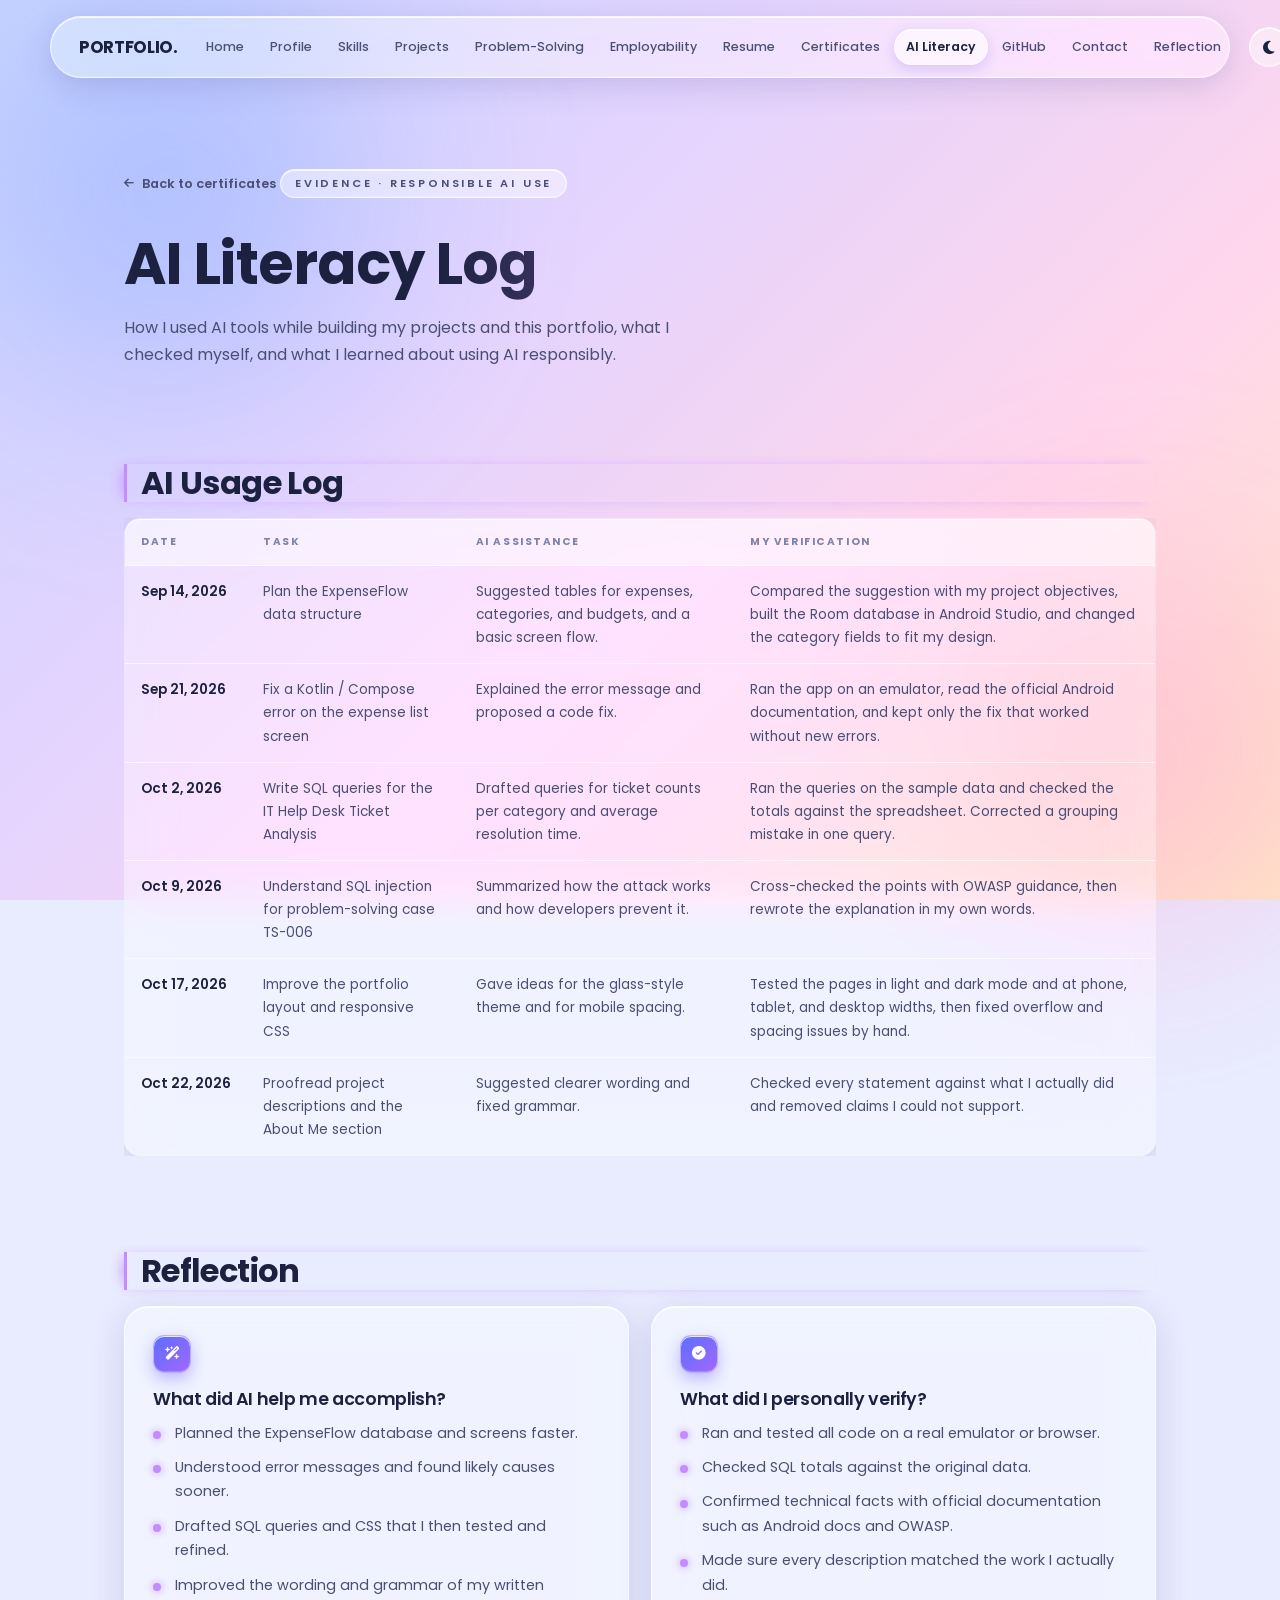
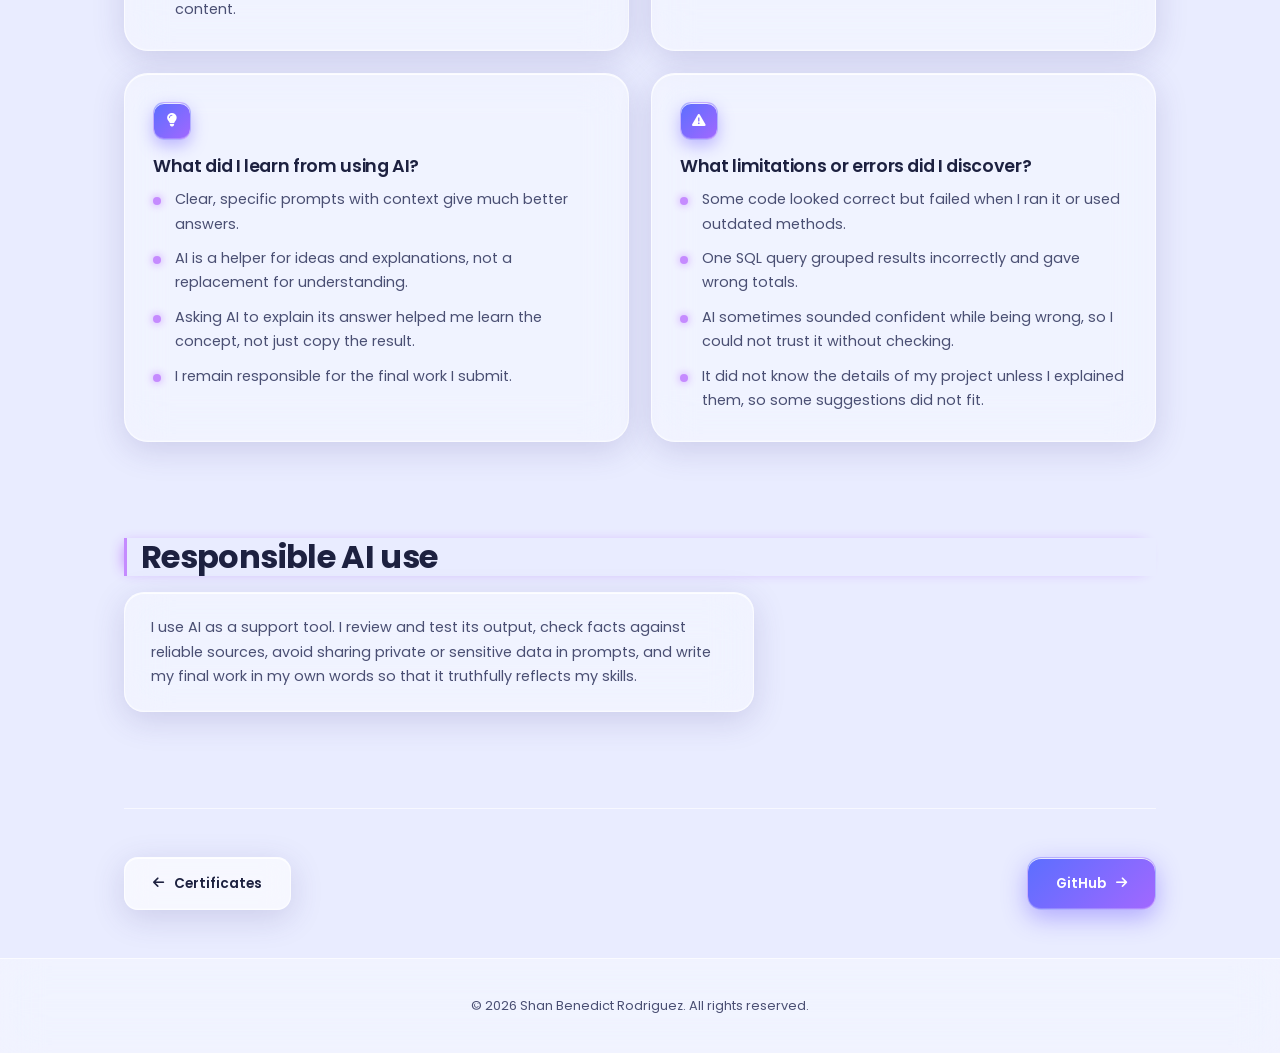
<file: ai literacy.html>
<!DOCTYPE html>
<html lang="en">
<head>
<meta charset="UTF-8">
<meta name="viewport" content="width=device-width, initial-scale=1">
<title>AI Literacy Log | Shan Benedict Rodriguez</title>
<link rel="preconnect" href="https://fonts.googleapis.com">
<link rel="preconnect" href="https://fonts.gstatic.com" crossorigin>
<link href="https://fonts.googleapis.com/css2?family=Poppins:wght@400;500;600;700&display=swap" rel="stylesheet">
<link rel="stylesheet" href="https://cdnjs.cloudflare.com/ajax/libs/font-awesome/6.5.1/css/all.min.css">
<link rel="stylesheet" href="style.css">
<style>
/* ---------- AI LITERACY LOG (extends style.css) ---------- */
.page section { padding: 48px 24px; }
.page main { padding-top: 120px; }
.back-link { display: inline-flex; align-items: center; gap: 8px; margin-bottom: 28px; font-size: 0.8rem; font-weight: 600; color: var(--muted); transition: color 0.25s; }
.back-link:hover { color: var(--ink); }
.back-link i { font-size: 0.7rem; }

.proj-hero { padding-bottom: 24px; }
.proj-hero h1 { font-size: clamp(2.2rem, 5.5vw, 3.6rem); margin-top: 8px; }
.proj-hero .lead { max-width: 60ch; }

.block h2 { font-size: clamp(1.5rem, 3vw, 2rem); margin: 0 0 16px; padding-left: 14px; border-left: 3px solid var(--ink); }
.block > p { max-width: 70ch; }
.block-list { display: grid; gap: 10px; max-width: 70ch; }
.block-list li { position: relative; padding-left: 22px; }
.block-list li::before { content: ""; position: absolute; left: 0; top: 0.7em; width: 8px; height: 8px; border-radius: 2px; background: var(--ink); }

.two-up { display: grid; grid-template-columns: 1fr 1fr; gap: 22px; }
.qa-card { padding: 28px; }
.qa-card .chip-icon { margin-bottom: 16px; }
.qa-card h3 { margin-bottom: 10px; }
.qa-card p { font-size: 0.9rem; }
.qa-card .block-list { font-size: 0.9rem; max-width: none; }

.test-table { width: 100%; border-collapse: collapse; background: var(--card); border: 1px solid var(--line); border-radius: 16px; overflow: hidden; font-size: 0.85rem; }
.test-table th, .test-table td { padding: 14px 16px; text-align: left; vertical-align: top; border-bottom: 1px solid var(--line); }
.test-table th { font-size: 0.65rem; letter-spacing: 0.15em; text-transform: uppercase; color: var(--muted); background: var(--tag); white-space: nowrap; }
.test-table td:first-child { white-space: nowrap; font-weight: 600; color: var(--ink); }
.test-table tr:last-child td { border-bottom: none; }
.table-wrap { overflow-x: auto; }
.table-wrap .test-table { min-width: 760px; }

.note { max-width: 70ch; padding: 22px 26px; border-radius: 20px; font-size: 0.9rem; background: var(--card); border: 1px solid var(--line); box-shadow: var(--shadow), var(--edge); -webkit-backdrop-filter: var(--glass-blur); backdrop-filter: var(--glass-blur); }

.proj-nav { display: flex; justify-content: space-between; gap: 16px; flex-wrap: wrap; padding-top: 48px; border-top: 1px solid var(--line); }

@media (max-width: 860px) {
  .page main { padding-top: 100px; }
  .page section { padding: 36px 20px; }
  .two-up { grid-template-columns: 1fr; }
  .proj-nav .btn { width: 100%; }
}
</style>
<script>
  /* apply saved theme before the page paints, so there is no flash */
  try { var t = localStorage.getItem("theme"); if (t) document.documentElement.setAttribute("data-theme", t); } catch (e) {}
</script>
</head>
<body class="page">

<!-- FLOATING NAV (same as the main page) -->
<header class="nav-wrap">
  <div class="nav">
    <a class="logo" href="index.html#home">PORTFOLIO.</a>
    <nav id="menu" aria-label="Main">
      <a href="index.html#home">Home</a><a href="index.html#profile">Profile</a><a href="index.html#skills">Skills</a><a href="index.html#projects">Projects</a><a href="index.html#problem-solving">Problem-Solving</a><a href="index.html#employability">Employability</a><a href="index.html#resume">Resume</a><a href="index.html#certificates">Certificates</a><a href="ai-literacy.html" class="active">AI Literacy</a><a href="index.html#github">GitHub</a><a href="index.html#contact">Contact</a><a href="index.html#reflection">Reflection</a>
    </nav>
    <div class="nav-actions">
      <button class="icon-btn" id="themeBtn" aria-label="Switch light or dark mode"><i class="fa-solid fa-moon"></i></button>
      <button class="icon-btn menu-btn" id="menuBtn" aria-label="Open menu" aria-expanded="false"><i class="fa-solid fa-bars"></i></button>
    </div>
  </div>
</header>

<main>

<!-- HEADER -->
<section class="proj-hero">
  <a class="back-link reveal" href="index.html#certificates"><i class="fa-solid fa-arrow-left"></i> Back to certificates</a>
  <p class="label reveal">Evidence &middot; Responsible AI Use</p>
  <h1 class="reveal">AI Literacy Log</h1>
  <p class="lead reveal">How I used AI tools while building my projects and this portfolio, what I checked myself, and what I learned about using AI responsibly.</p>
</section>

<!-- AI USAGE LOG -->
<section class="block">
  <h2 class="reveal">AI Usage Log</h2>
  <div class="table-wrap reveal">
    <table class="test-table">
      <thead>
        <tr><th>Date</th><th>Task</th><th>AI assistance</th><th>My verification</th></tr>
      </thead>
      <tbody>
        <tr>
          <td>Sep 14, 2026</td>
          <td>Plan the ExpenseFlow data structure</td>
          <td>Suggested tables for expenses, categories, and budgets, and a basic screen flow.</td>
          <td>Compared the suggestion with my project objectives, built the Room database in Android Studio, and changed the category fields to fit my design.</td>
        </tr>
        <tr>
          <td>Sep 21, 2026</td>
          <td>Fix a Kotlin / Compose error on the expense list screen</td>
          <td>Explained the error message and proposed a code fix.</td>
          <td>Ran the app on an emulator, read the official Android documentation, and kept only the fix that worked without new errors.</td>
        </tr>
        <tr>
          <td>Oct 2, 2026</td>
          <td>Write SQL queries for the IT Help Desk Ticket Analysis</td>
          <td>Drafted queries for ticket counts per category and average resolution time.</td>
          <td>Ran the queries on the sample data and checked the totals against the spreadsheet. Corrected a grouping mistake in one query.</td>
        </tr>
        <tr>
          <td>Oct 9, 2026</td>
          <td>Understand SQL injection for problem-solving case TS-006</td>
          <td>Summarized how the attack works and how developers prevent it.</td>
          <td>Cross-checked the points with OWASP guidance, then rewrote the explanation in my own words.</td>
        </tr>
        <tr>
          <td>Oct 17, 2026</td>
          <td>Improve the portfolio layout and responsive CSS</td>
          <td>Gave ideas for the glass-style theme and for mobile spacing.</td>
          <td>Tested the pages in light and dark mode and at phone, tablet, and desktop widths, then fixed overflow and spacing issues by hand.</td>
        </tr>
        <tr>
          <td>Oct 22, 2026</td>
          <td>Proofread project descriptions and the About Me section</td>
          <td>Suggested clearer wording and fixed grammar.</td>
          <td>Checked every statement against what I actually did and removed claims I could not support.</td>
        </tr>
      </tbody>
    </table>
  </div>
</section>

<!-- REFLECTION QUESTIONS -->
<section class="block">
  <h2 class="reveal">Reflection</h2>
  <div class="two-up">
    <article class="info-card qa-card reveal">
      <span class="chip-icon"><i class="fa-solid fa-wand-magic-sparkles"></i></span>
      <h3>What did AI help me accomplish?</h3>
      <ul class="block-list">
        <li>Planned the ExpenseFlow database and screens faster.</li>
        <li>Understood error messages and found likely causes sooner.</li>
        <li>Drafted SQL queries and CSS that I then tested and refined.</li>
        <li>Improved the wording and grammar of my written content.</li>
      </ul>
    </article>
    <article class="info-card qa-card reveal">
      <span class="chip-icon"><i class="fa-solid fa-circle-check"></i></span>
      <h3>What did I personally verify?</h3>
      <ul class="block-list">
        <li>Ran and tested all code on a real emulator or browser.</li>
        <li>Checked SQL totals against the original data.</li>
        <li>Confirmed technical facts with official documentation such as Android docs and OWASP.</li>
        <li>Made sure every description matched the work I actually did.</li>
      </ul>
    </article>
    <article class="info-card qa-card reveal">
      <span class="chip-icon"><i class="fa-solid fa-lightbulb"></i></span>
      <h3>What did I learn from using AI?</h3>
      <ul class="block-list">
        <li>Clear, specific prompts with context give much better answers.</li>
        <li>AI is a helper for ideas and explanations, not a replacement for understanding.</li>
        <li>Asking AI to explain its answer helped me learn the concept, not just copy the result.</li>
        <li>I remain responsible for the final work I submit.</li>
      </ul>
    </article>
    <article class="info-card qa-card reveal">
      <span class="chip-icon"><i class="fa-solid fa-triangle-exclamation"></i></span>
      <h3>What limitations or errors did I discover?</h3>
      <ul class="block-list">
        <li>Some code looked correct but failed when I ran it or used outdated methods.</li>
        <li>One SQL query grouped results incorrectly and gave wrong totals.</li>
        <li>AI sometimes sounded confident while being wrong, so I could not trust it without checking.</li>
        <li>It did not know the details of my project unless I explained them, so some suggestions did not fit.</li>
      </ul>
    </article>
  </div>
</section>

<!-- RESPONSIBLE USE -->
<section class="block">
  <h2 class="reveal">Responsible AI use</h2>
  <p class="note reveal">I use AI as a support tool. I review and test its output, check facts against reliable sources, avoid sharing private or sensitive data in prompts, and write my final work in my own words so that it truthfully reflects my skills.</p>
</section>

<!-- NAV -->
<section>
  <nav class="proj-nav reveal" aria-label="Page navigation">
    <a class="btn light" href="index.html#certificates"><i class="fa-solid fa-arrow-left"></i> Certificates</a>
    <a class="btn dark" href="index.html#github">GitHub <i class="fa-solid fa-arrow-right"></i></a>
  </nav>
</section>

</main>

<footer>
  <p>&copy; 2026 Shan Benedict Rodriguez. All rights reserved.</p>
</footer>

<script>
/* Shared behaviour: reveal, mobile menu, theme toggle */
const revealObserver = new IntersectionObserver((entries) => {
  entries.forEach((entry) => {
    if (entry.isIntersecting) {
      const el = entry.target;
      el.classList.add("show");
      revealObserver.unobserve(el);
      setTimeout(() => { el.style.transitionDelay = ""; }, 1200);
    }
  });
}, { threshold: 0.12, rootMargin: "0px 0px -40px 0px" });

document.querySelectorAll(".reveal").forEach((el) => {
  const siblings = el.parentElement.querySelectorAll(":scope > .reveal");
  const pos = Array.prototype.indexOf.call(siblings, el);
  el.style.transitionDelay = Math.min(pos, 4) * 90 + "ms";
  revealObserver.observe(el);
});

const menu = document.getElementById("menu");
const menuBtn = document.getElementById("menuBtn");
menuBtn.addEventListener("click", () => {
  const open = menu.classList.toggle("open");
  menuBtn.setAttribute("aria-expanded", open);
  menuBtn.innerHTML = open ? '<i class="fa-solid fa-xmark"></i>' : '<i class="fa-solid fa-bars"></i>';
});

const themeBtn = document.getElementById("themeBtn");
const root = document.documentElement;
function setIcon() {
  const dark = root.getAttribute("data-theme") === "dark";
  themeBtn.innerHTML = dark ? '<i class="fa-solid fa-sun"></i>' : '<i class="fa-solid fa-moon"></i>';
}
setIcon();
themeBtn.addEventListener("click", () => {
  const next = root.getAttribute("data-theme") === "dark" ? "light" : "dark";
  root.setAttribute("data-theme", next);
  try { localStorage.setItem("theme", next); } catch (e) {}
  setIcon();
  themeBtn.classList.remove("spin");
  void themeBtn.offsetWidth;
  themeBtn.classList.add("spin");
});

setTimeout(() => document.querySelectorAll(".reveal").forEach((el) => el.classList.add("show")), 2500);
</script>
</body>
</html>
</file>
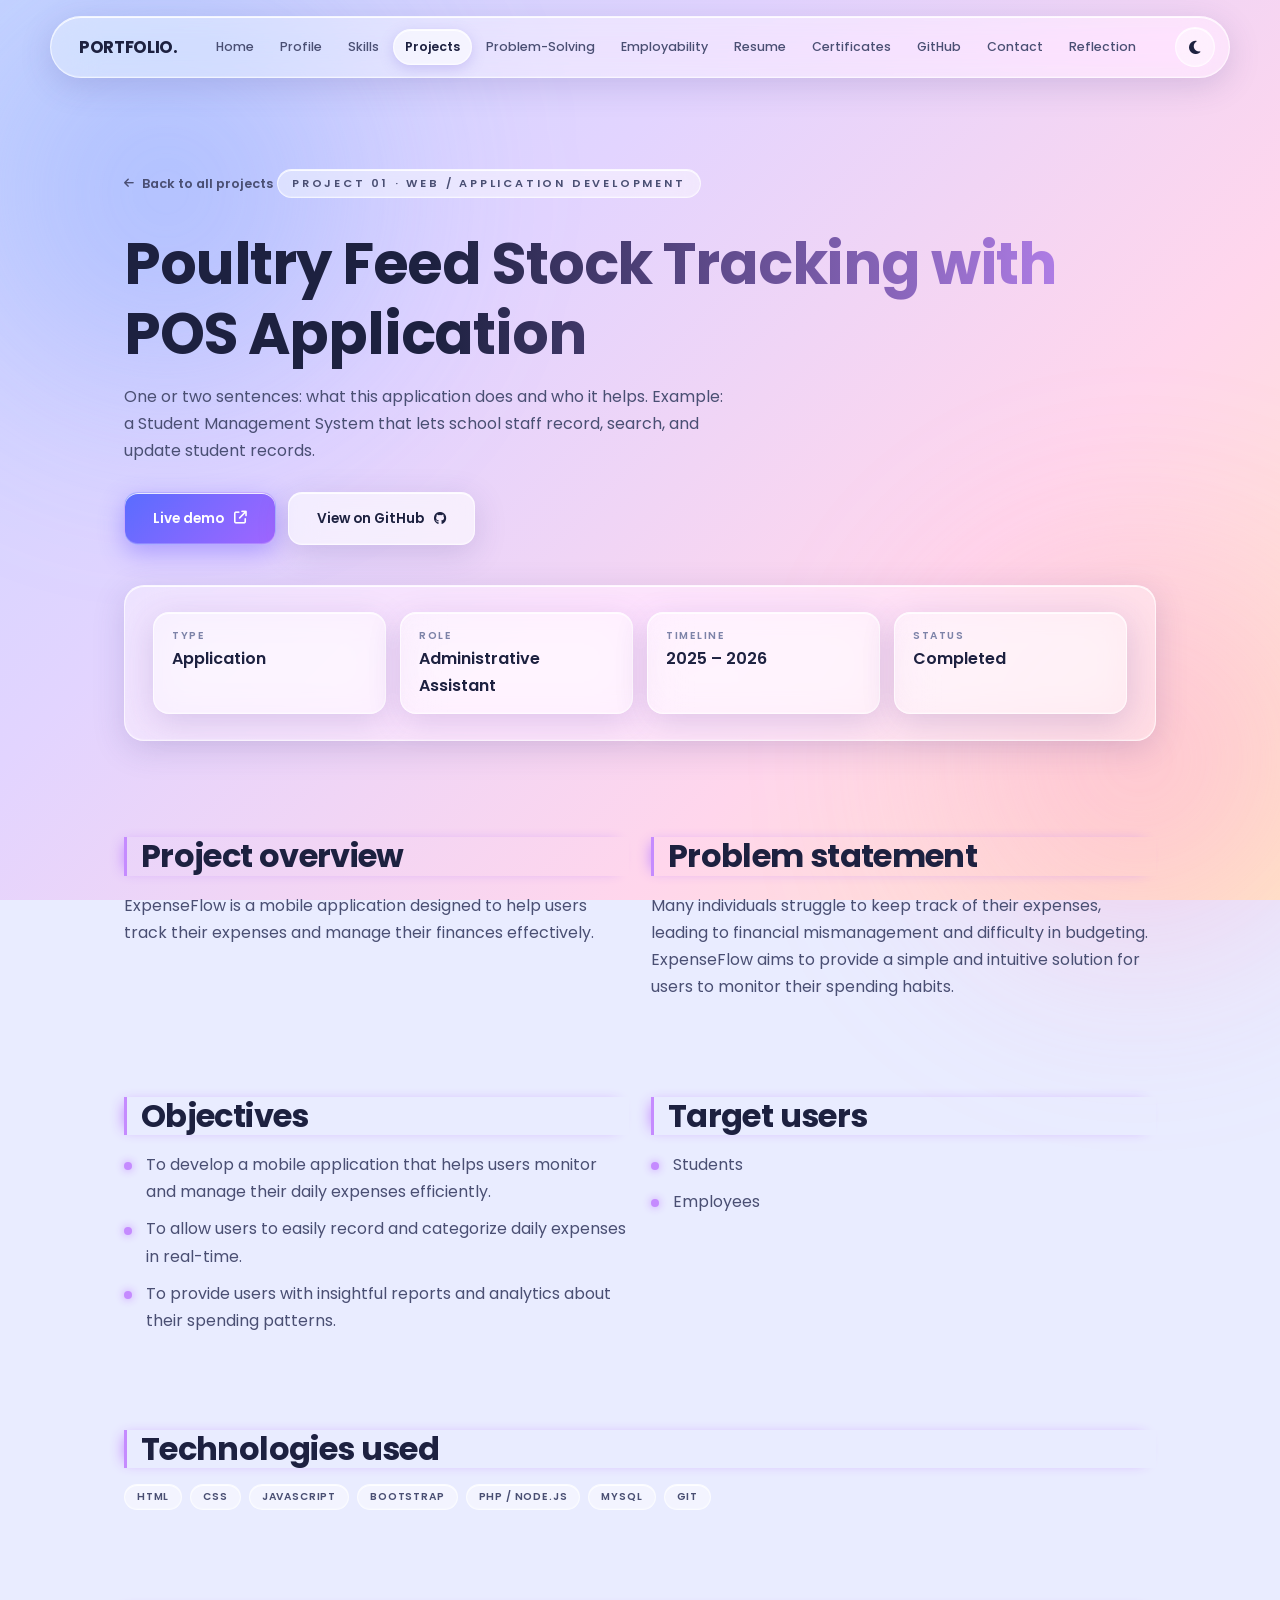
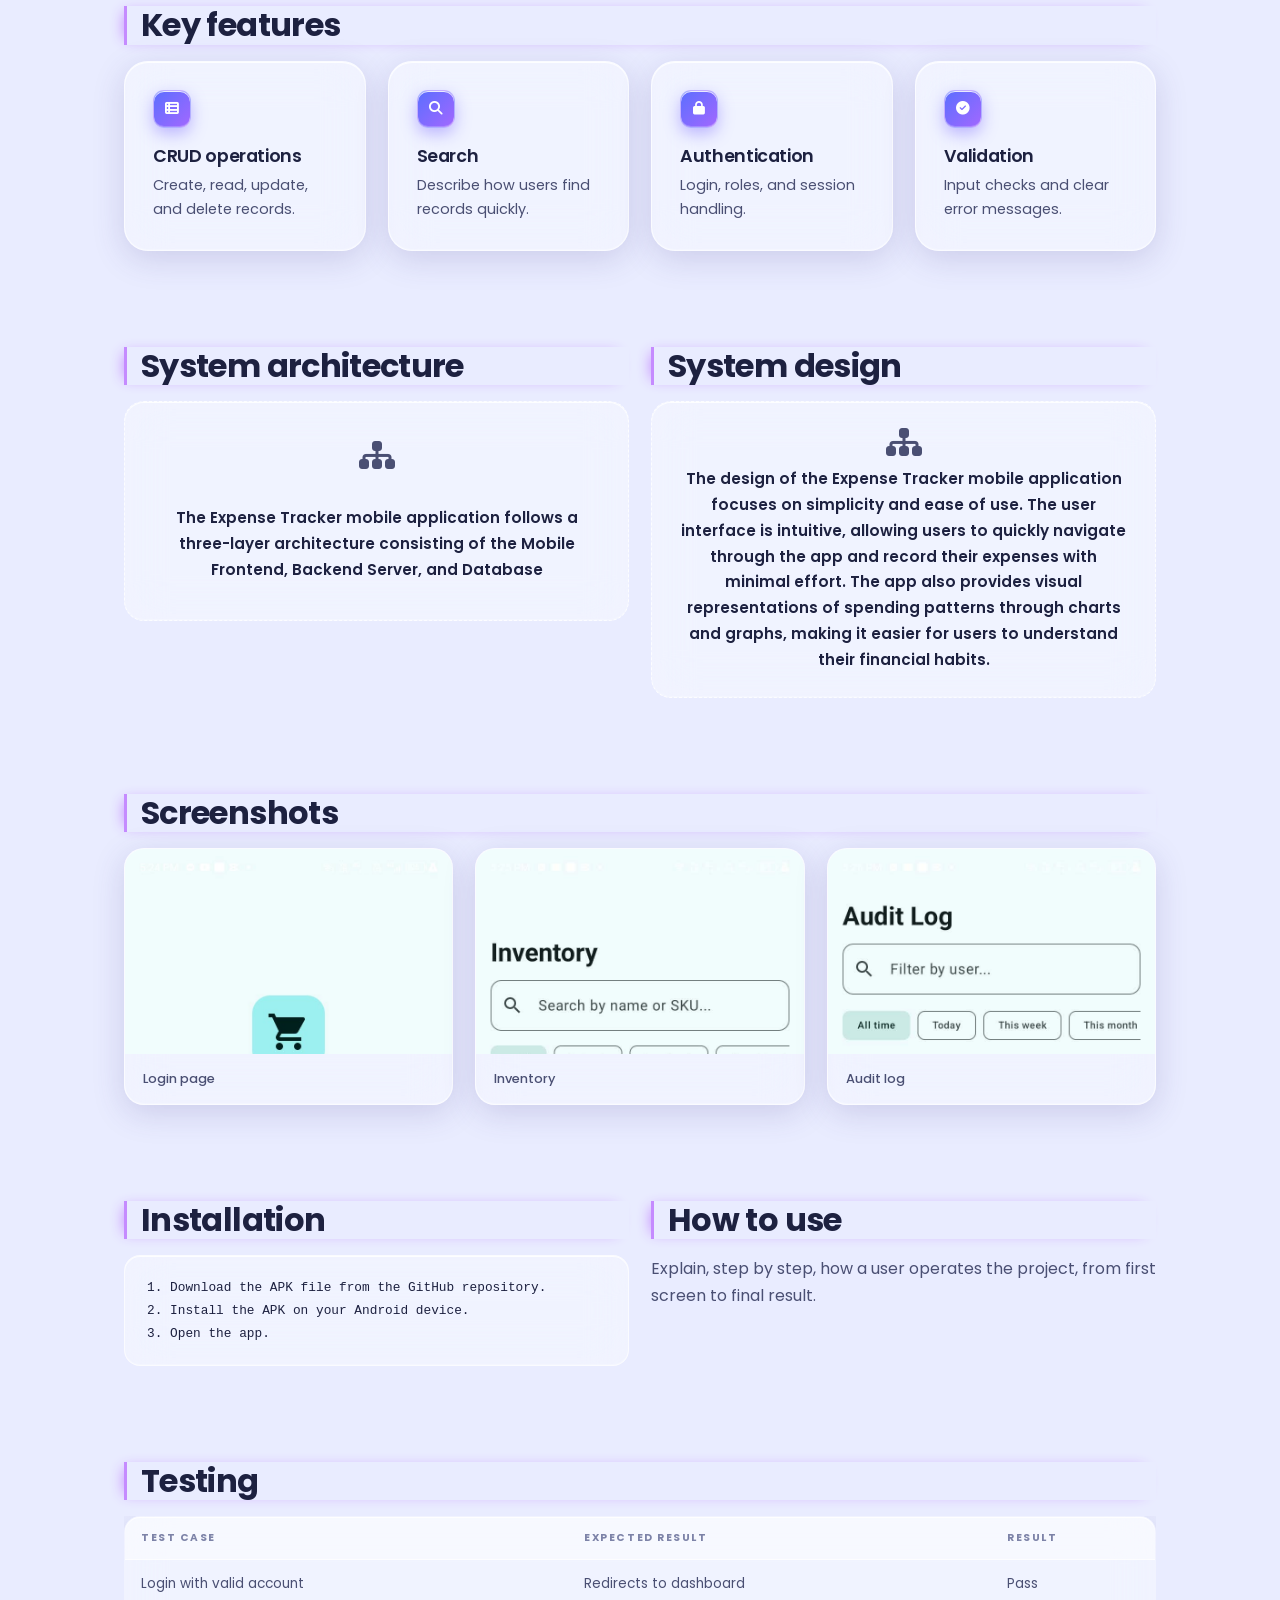
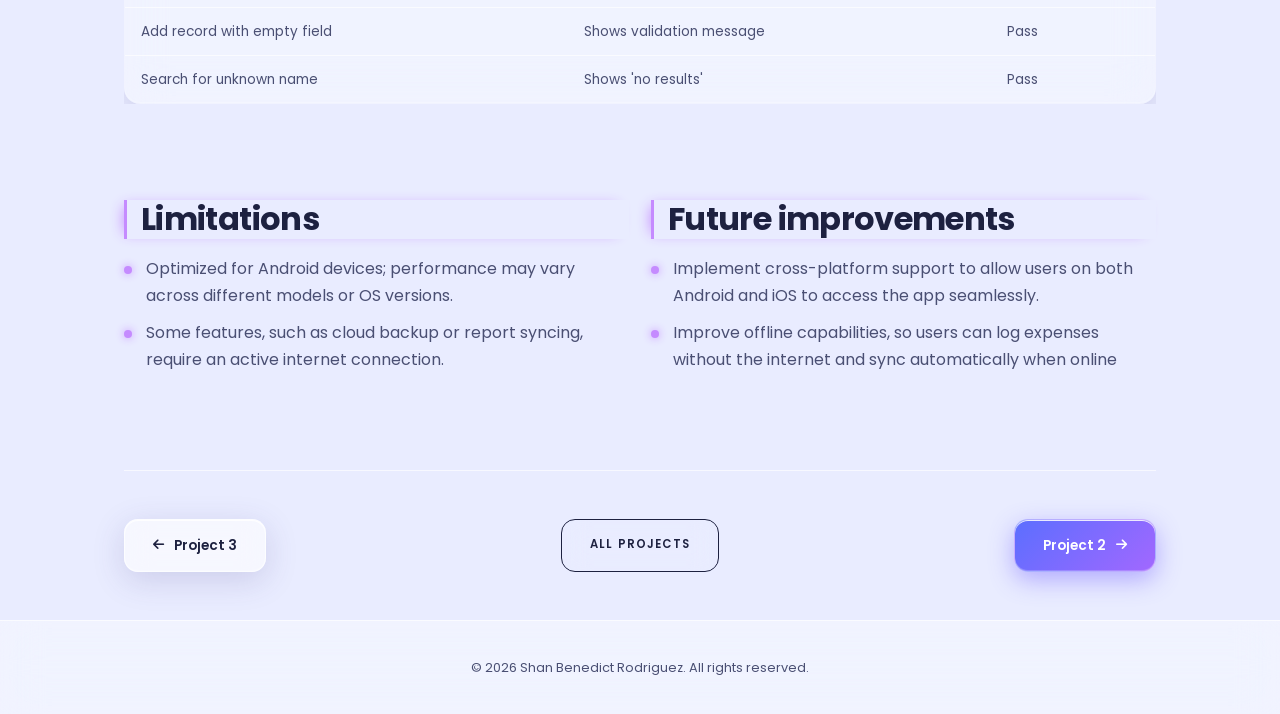
<file: project1.html>
<!DOCTYPE html>
<html lang="en">
<head>
<meta charset="UTF-8">
<meta name="viewport" content="width=device-width, initial-scale=1">
<title>Project 1 Title | Shan Benedict Rodriguez</title>
<link rel="preconnect" href="https://fonts.googleapis.com">
<link rel="preconnect" href="https://fonts.gstatic.com" crossorigin>
<link href="https://fonts.googleapis.com/css2?family=Poppins:wght@400;500;600;700&display=swap" rel="stylesheet">
<link rel="stylesheet" href="https://cdnjs.cloudflare.com/ajax/libs/font-awesome/6.5.1/css/all.min.css">
<link rel="stylesheet" href="style.css">
<style>
/* ---------- PROJECT DETAIL PAGES (extends style.css) ---------- */
.page section { padding: 48px 24px; }
.page main { padding-top: 120px; }
.back-link { display: inline-flex; align-items: center; gap: 8px; margin-bottom: 28px; font-size: 0.8rem; font-weight: 600; color: var(--muted); transition: color 0.25s; }
.back-link:hover { color: var(--ink); }
.back-link i { font-size: 0.7rem; }

.proj-hero { padding-bottom: 24px; }
.proj-hero h1 { font-size: clamp(2.2rem, 5.5vw, 3.6rem); margin-top: 8px; }
.proj-hero .lead { max-width: 60ch; }
.proj-hero .buttons { margin-top: 28px; }
.proj-meta { margin-top: 40px; padding: 26px 28px; background: var(--card); border: 1px solid var(--line); border-radius: 20px; grid-template-columns: repeat(auto-fit, minmax(170px, 1fr)); }

.hero-shot { aspect-ratio: 16 / 8; border-radius: 24px; box-shadow: var(--shadow); }
.hero-shot i { font-size: 4rem; }
.shot-caption { margin-top: 10px; text-align: center; font-size: 0.75rem; color: var(--muted); }

.block h2 { font-size: clamp(1.5rem, 3vw, 2rem); margin: 0 0 16px; padding-left: 14px; border-left: 3px solid var(--ink); }
.block > p { max-width: 70ch; }
.block .label { margin-bottom: 4px; }
.block-list { display: grid; gap: 10px; max-width: 70ch; }
.block-list li { position: relative; padding-left: 22px; }
.block-list li::before { content: ""; position: absolute; left: 0; top: 0.7em; width: 8px; height: 8px; border-radius: 2px; background: var(--ink); }
.block .tags { margin-top: 0; }
.two-up { display: grid; grid-template-columns: 1fr 1fr; gap: 22px; }

.diagram {
  display: grid; place-items: center; gap: 8px; min-height: 220px; padding: 24px; text-align: center;
  border: 1.5px dashed var(--line); border-radius: 20px; background: var(--card);
  color: var(--muted); font-size: 0.85rem;
}
.diagram i { font-size: 2rem; }
.diagram strong { display: block; font-size: 0.95rem; }

.shots { display: grid; grid-template-columns: repeat(auto-fit, minmax(240px, 1fr)); gap: 22px; }
.shots figure { background: var(--card); border: 1px solid var(--line); border-radius: 20px; overflow: hidden; }
.shots .thumb { border-radius: 0; }
.shots figcaption { padding: 14px 18px; font-size: 0.8rem; font-weight: 500; }

.code-box {
  max-width: 70ch; padding: 20px 22px; border-radius: 16px; overflow-x: auto;
  background: var(--tag); border: 1px solid var(--line);
  font: 0.8rem/1.8 "SFMono-Regular", Consolas, "Courier New", monospace; color: var(--ink);
}

.test-table { width: 100%; border-collapse: collapse; background: var(--card); border: 1px solid var(--line); border-radius: 16px; overflow: hidden; font-size: 0.85rem; }
.test-table th, .test-table td { padding: 12px 16px; text-align: left; border-bottom: 1px solid var(--line); }
.test-table th { font-size: 0.65rem; letter-spacing: 0.15em; text-transform: uppercase; color: var(--muted); background: var(--tag); }
.test-table tr:last-child td { border-bottom: none; }
.table-wrap { overflow-x: auto; }

.proj-nav { display: flex; justify-content: space-between; gap: 16px; flex-wrap: wrap; padding-top: 48px; border-top: 1px solid var(--line); }
.page .reveal.block, .page .proj-hero { will-change: auto; }

@media (max-width: 860px) {
  .page main { padding-top: 100px; }
  .page section { padding: 36px 20px; }
  .two-up { grid-template-columns: 1fr; }
  .proj-nav .btn { width: 100%; }
}

/* project images: fill the box */
.thumb img { width: 100%; height: 100%; object-fit: cover; display: block; }
</style>
<script>
  /* apply saved theme before the page paints, so there is no flash */
  try { var t = localStorage.getItem("theme"); if (t) document.documentElement.setAttribute("data-theme", t); } catch (e) {}
</script>
</head>
<body class="page">

<!-- FLOATING NAV (same as the main page) -->
<header class="nav-wrap">
  <div class="nav">
    <a class="logo" href="index.html#home">PORTFOLIO.</a>
    <nav id="menu" aria-label="Main">
      <a href="index.html#home">Home</a><a href="index.html#profile">Profile</a><a href="index.html#skills">Skills</a><a href="index.html#projects" class="active">Projects</a><a href="index.html#problem-solving">Problem-Solving</a><a href="index.html#employability">Employability</a><a href="index.html#resume">Resume</a><a href="index.html#certificates">Certificates</a><a href="index.html#github">GitHub</a><a href="index.html#contact">Contact</a><a href="index.html#reflection">Reflection</a>
    </nav>
    <div class="nav-actions">
      <button class="icon-btn" id="themeBtn" aria-label="Switch light or dark mode"><i class="fa-solid fa-moon"></i></button>
      <button class="icon-btn menu-btn" id="menuBtn" aria-label="Open menu" aria-expanded="false"><i class="fa-solid fa-bars"></i></button>
    </div>
  </div>
</header>

<main>

<!-- PROJECT HEADER -->
<section class="proj-hero">
  <a class="back-link reveal" href="index.html#projects"><i class="fa-solid fa-arrow-left"></i> Back to all projects</a>
  <p class="label reveal">Project 01 &middot; Web / Application Development</p>
  <h1 class="reveal">Poultry Feed Stock Tracking with POS Application</h1>
  <p class="lead reveal">One or two sentences: what this application does and who it helps. Example: a Student Management System that lets school staff record, search, and update student records.</p>
  <div class="buttons reveal">
    <a class="btn dark" href="#" target="_blank" rel="noopener">Live demo <i class="fa-solid fa-arrow-up-right-from-square"></i></a>
    <a class="btn light" href="https://github.com/edselvillanueva980/Project-POS/" target="_blank" rel="noopener">View on GitHub <i class="fa-brands fa-github"></i></a>
  </div>
  <dl class="details proj-meta reveal"><div><dt>Type</dt><dd>Application</dd></div><div><dt>Role</dt><dd>Administrative Assistant</dd></div><div><dt>Timeline</dt><dd>2025 – 2026</dd></div><div><dt>Status</dt><dd>Completed</dd></div></dl>
</section>

<!-- OVERVIEW + PROBLEM -->
<section class="block">
  <div class="two-up">
    <div class="reveal">
      <h2>Project overview</h2>
      <p>ExpenseFlow is a mobile application designed to help users track their expenses and manage their finances effectively.</p>
    </div>
    <div class="reveal">
      <h2>Problem statement</h2>
      <p>Many individuals struggle to keep track of their expenses, leading to financial mismanagement and difficulty in budgeting. ExpenseFlow aims to provide a simple and intuitive solution for users to monitor their spending habits.</p>
    </div>
  </div>
</section>

<!-- OBJECTIVES + USERS -->
<section class="block">
  <div class="two-up">
    <div class="reveal">
      <h2>Objectives</h2>
      <ul class="block-list">
        <li>To develop a mobile application that helps users monitor and manage their daily expenses efficiently.</li>
        <li>To allow users to easily record and categorize daily expenses in real-time.</li>
        <li>To provide users with insightful reports and analytics about their spending patterns.</li>
      </ul>
    </div>
    <div class="reveal">
      <h2>Target users</h2>
      <ul class="block-list">
        <li>Students</li>
        <li>Employees</li>
      </ul>
    </div>
  </div>
</section>

<!-- TECHNOLOGIES -->
<section class="block">
  <div class="reveal">
    <h2>Technologies used</h2>
    <ul class="tags"><li>HTML</li><li>CSS</li><li>JavaScript</li><li>Bootstrap</li><li>PHP / Node.js</li><li>MySQL</li><li>Git</li></ul>
  </div>
</section>

<!-- FEATURES -->
<section class="block">
  <h2 class="reveal">Key features</h2>
  <div class="cards four"><article class="info-card reveal"><span class="chip-icon"><i class="fa-solid fa-table-list"></i></span><h3>CRUD operations</h3><p>Create, read, update, and delete records.</p></article><article class="info-card reveal"><span class="chip-icon"><i class="fa-solid fa-magnifying-glass"></i></span><h3>Search</h3><p>Describe how users find records quickly.</p></article><article class="info-card reveal"><span class="chip-icon"><i class="fa-solid fa-lock"></i></span><h3>Authentication</h3><p>Login, roles, and session handling.</p></article><article class="info-card reveal"><span class="chip-icon"><i class="fa-solid fa-circle-check"></i></span><h3>Validation</h3><p>Input checks and clear error messages.</p></article></div>
</section>

<!-- ARCHITECTURE / DESIGN -->
<section class="block">
  <div class="two-up">
    <div class="reveal">
      <h2>System architecture</h2>
      <div class="diagram"><i class="fa-solid fa-sitemap"></i><strong>The Expense Tracker mobile application follows a three-layer architecture consisting of the Mobile Frontend, Backend Server, and Database</strong></div>
    </div>
    <div class="reveal">
      <h2>System design</h2>
      <div class="diagram"><i class="fa-solid fa-sitemap"></i><strong>The design of the Expense Tracker mobile application focuses on simplicity and ease of use. The user interface is intuitive, allowing users to quickly navigate through the app and record their expenses with minimal effort. The app also provides visual representations of spending patterns through charts and graphs, making it easier for users to understand their financial habits.</strong></div>
    </div>
  </div>
</section>

<!-- SCREENSHOTS -->
<!-- SCREENSHOTS -->
<section class="block">
  <h2 class="reveal">Screenshots</h2>
  <div class="shots">
    <figure class="reveal"><div class="thumb phone"><img src="login_POS.jpg" alt="Login screen of the POS app" loading="lazy"></div><figcaption>Login page</figcaption></figure>
    <figure class="reveal"><div class="thumb phone"><img src="invent_POS.jpg" alt="Inventory screen showing products, stock levels and expiry dates" loading="lazy"></div><figcaption>Inventory</figcaption></figure>
    <figure class="reveal"><div class="thumb phone"><img src="audit_POS.jpg" alt="Audit log screen showing login and logout events" loading="lazy"></div><figcaption>Audit log</figcaption></figure>
  </div>
</section>

<!-- INSTALLATION + USAGE -->
<section class="block">
  <div class="two-up">
    <div class="reveal">
      <h2>Installation</h2>
      <pre class="code-box">1. Download the APK file from the GitHub repository.
2. Install the APK on your Android device.
3. Open the app.
</pre>
    </div>
    <div class="reveal">
      <h2>How to use</h2>
      <p>Explain, step by step, how a user operates the project, from first screen to final result.</p>
    </div>
  </div>
</section>

<!-- TESTING -->
<section class="block">
  <h2 class="reveal">Testing</h2>
  <div class="table-wrap reveal">
    <table class="test-table">
      <thead><tr><th>Test case</th><th>Expected result</th><th>Result</th></tr></thead>
      <tbody><tr><td>Login with valid account</td><td>Redirects to dashboard</td><td>Pass</td></tr><tr><td>Add record with empty field</td><td>Shows validation message</td><td>Pass</td></tr><tr><td>Search for unknown name</td><td>Shows 'no results'</td><td>Pass</td></tr></tbody>
    </table>
  </div>
</section>

<!-- LIMITATIONS + FUTURE -->
<section class="block">
  <div class="two-up">
    <div class="reveal">
      <h2>Limitations</h2>
      <ul class="block-list"><li>Optimized for Android devices; performance may vary across different models or OS versions.
</li><li>Some features, such as cloud backup or report syncing, require an active internet connection.</li></ul>
    </div>
    <div class="reveal">
      <h2>Future improvements</h2>
      <ul class="block-list"><li>Implement cross-platform support to allow users on both Android and iOS to access the app seamlessly.</li><li>Improve offline capabilities, so users can log expenses without the internet and sync automatically when online</li></ul>
    </div>
  </div>
</section>

<!-- PREV / NEXT -->
<section>
  <nav class="proj-nav reveal" aria-label="Other projects">
    <a class="btn light" href="project3.html"><i class="fa-solid fa-arrow-left"></i> Project 3</a>
    <a class="btn outline" href="index.html#projects">All projects</a>
    <a class="btn dark" href="project2.html">Project 2 <i class="fa-solid fa-arrow-right"></i></a>
  </nav>
</section>

</main>

<footer>
  <p>&copy; 2026 Shan Benedict Rodriguez. All rights reserved.</p>
</footer>

<script>
/* Shared behaviour for the project detail pages: reveal, mobile menu, theme toggle */

/* ---------- SCROLL REVEAL ---------- */
const revealObserver = new IntersectionObserver((entries) => {
  entries.forEach((entry) => {
    if (entry.isIntersecting) {
      const el = entry.target;
      el.classList.add("show");
      revealObserver.unobserve(el);
      setTimeout(() => { el.style.transitionDelay = ""; }, 1200);
    }
  });
}, { threshold: 0.12, rootMargin: "0px 0px -40px 0px" });

document.querySelectorAll(".reveal").forEach((el) => {
  const siblings = el.parentElement.querySelectorAll(":scope > .reveal");
  const pos = Array.prototype.indexOf.call(siblings, el);
  el.style.transitionDelay = Math.min(pos, 4) * 90 + "ms";
  revealObserver.observe(el);
});

/* ---------- MOBILE MENU ---------- */
const menu = document.getElementById("menu");
const menuBtn = document.getElementById("menuBtn");
menuBtn.addEventListener("click", () => {
  const open = menu.classList.toggle("open");
  menuBtn.setAttribute("aria-expanded", open);
  menuBtn.innerHTML = open ? '<i class="fa-solid fa-xmark"></i>' : '<i class="fa-solid fa-bars"></i>';
});

/* ---------- LIGHT / DARK MODE (shares the saved choice with index.html) ---------- */
const themeBtn = document.getElementById("themeBtn");
const root = document.documentElement;
function setIcon() {
  const dark = root.getAttribute("data-theme") === "dark";
  themeBtn.innerHTML = dark ? '<i class="fa-solid fa-sun"></i>' : '<i class="fa-solid fa-moon"></i>';
}
setIcon();
themeBtn.addEventListener("click", () => {
  const next = root.getAttribute("data-theme") === "dark" ? "light" : "dark";
  root.setAttribute("data-theme", next);
  try { localStorage.setItem("theme", next); } catch (e) {}
  setIcon();
  themeBtn.classList.remove("spin");
  void themeBtn.offsetWidth;
  themeBtn.classList.add("spin");
});

/* safety net: never leave content hidden if the observer does not fire */
setTimeout(() => document.querySelectorAll(".reveal").forEach((el) => el.classList.add("show")), 2500);
</script>
</body>
</html>
</file>
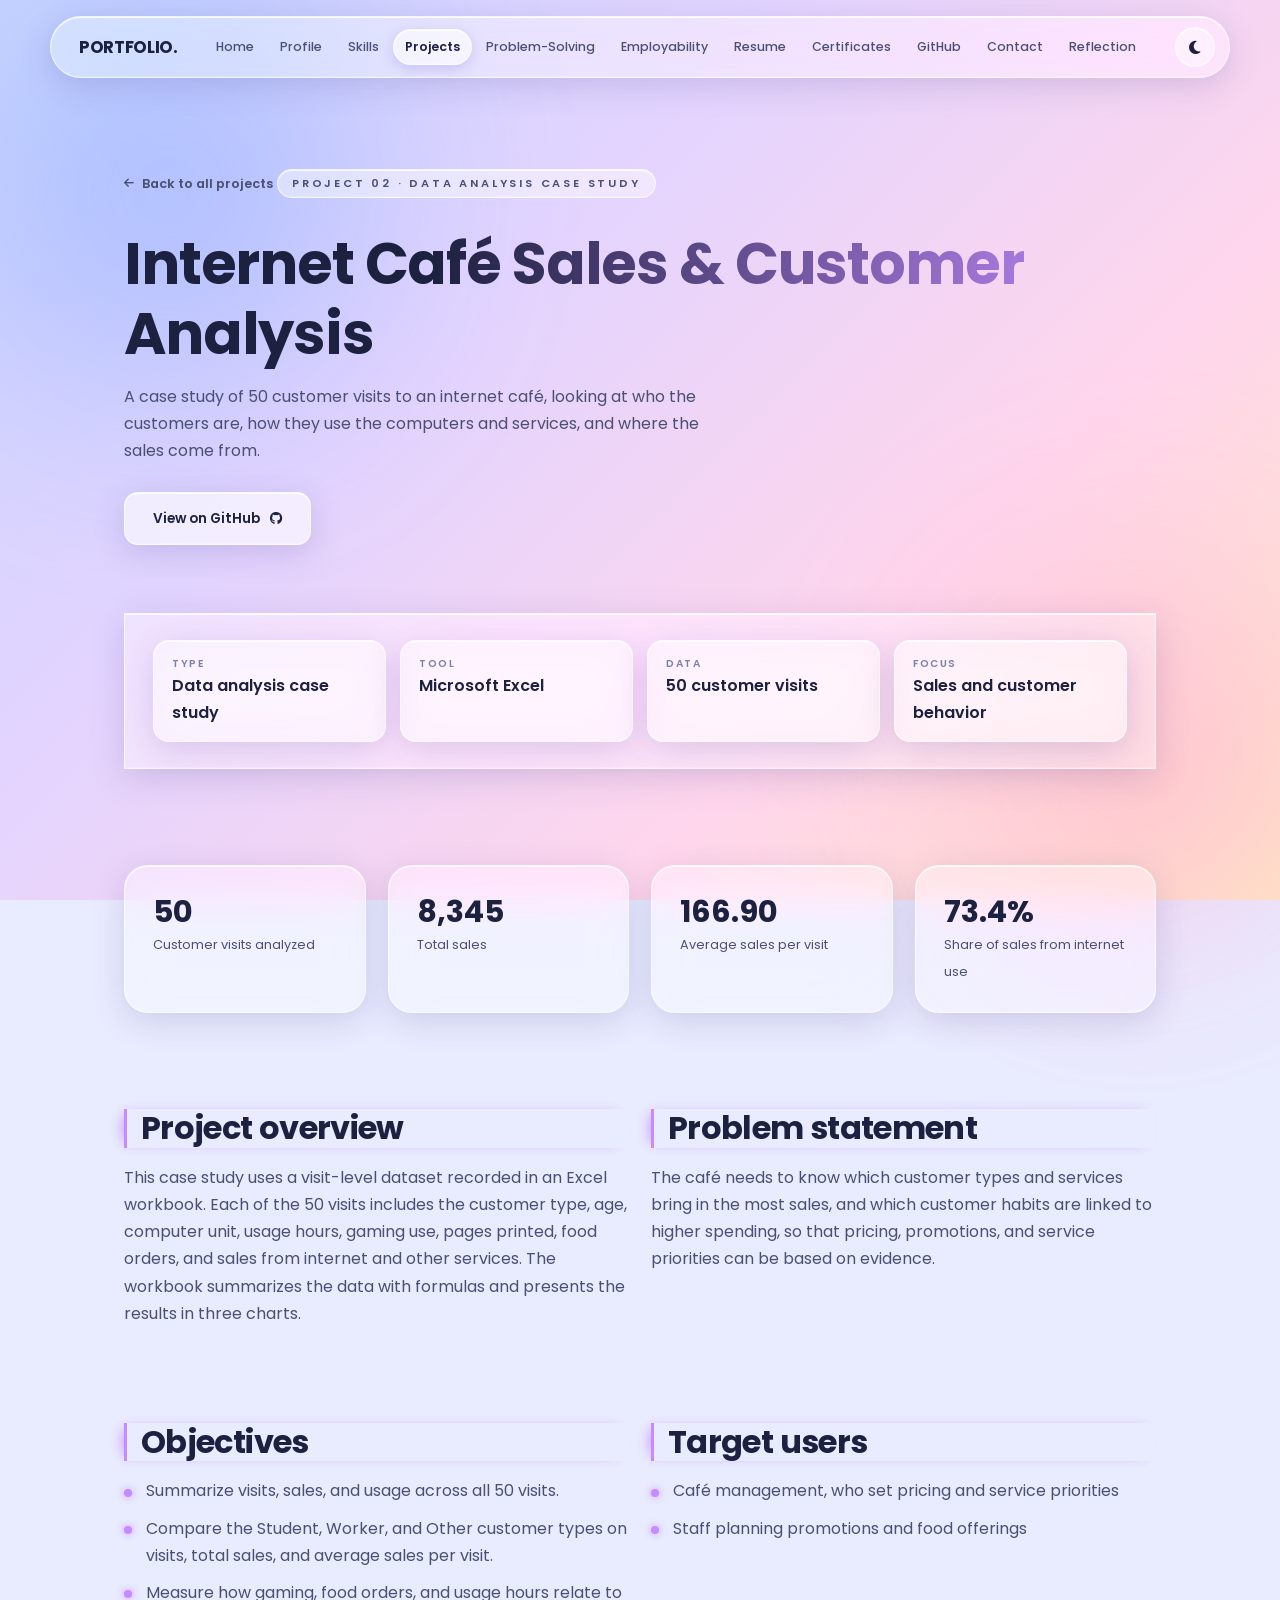
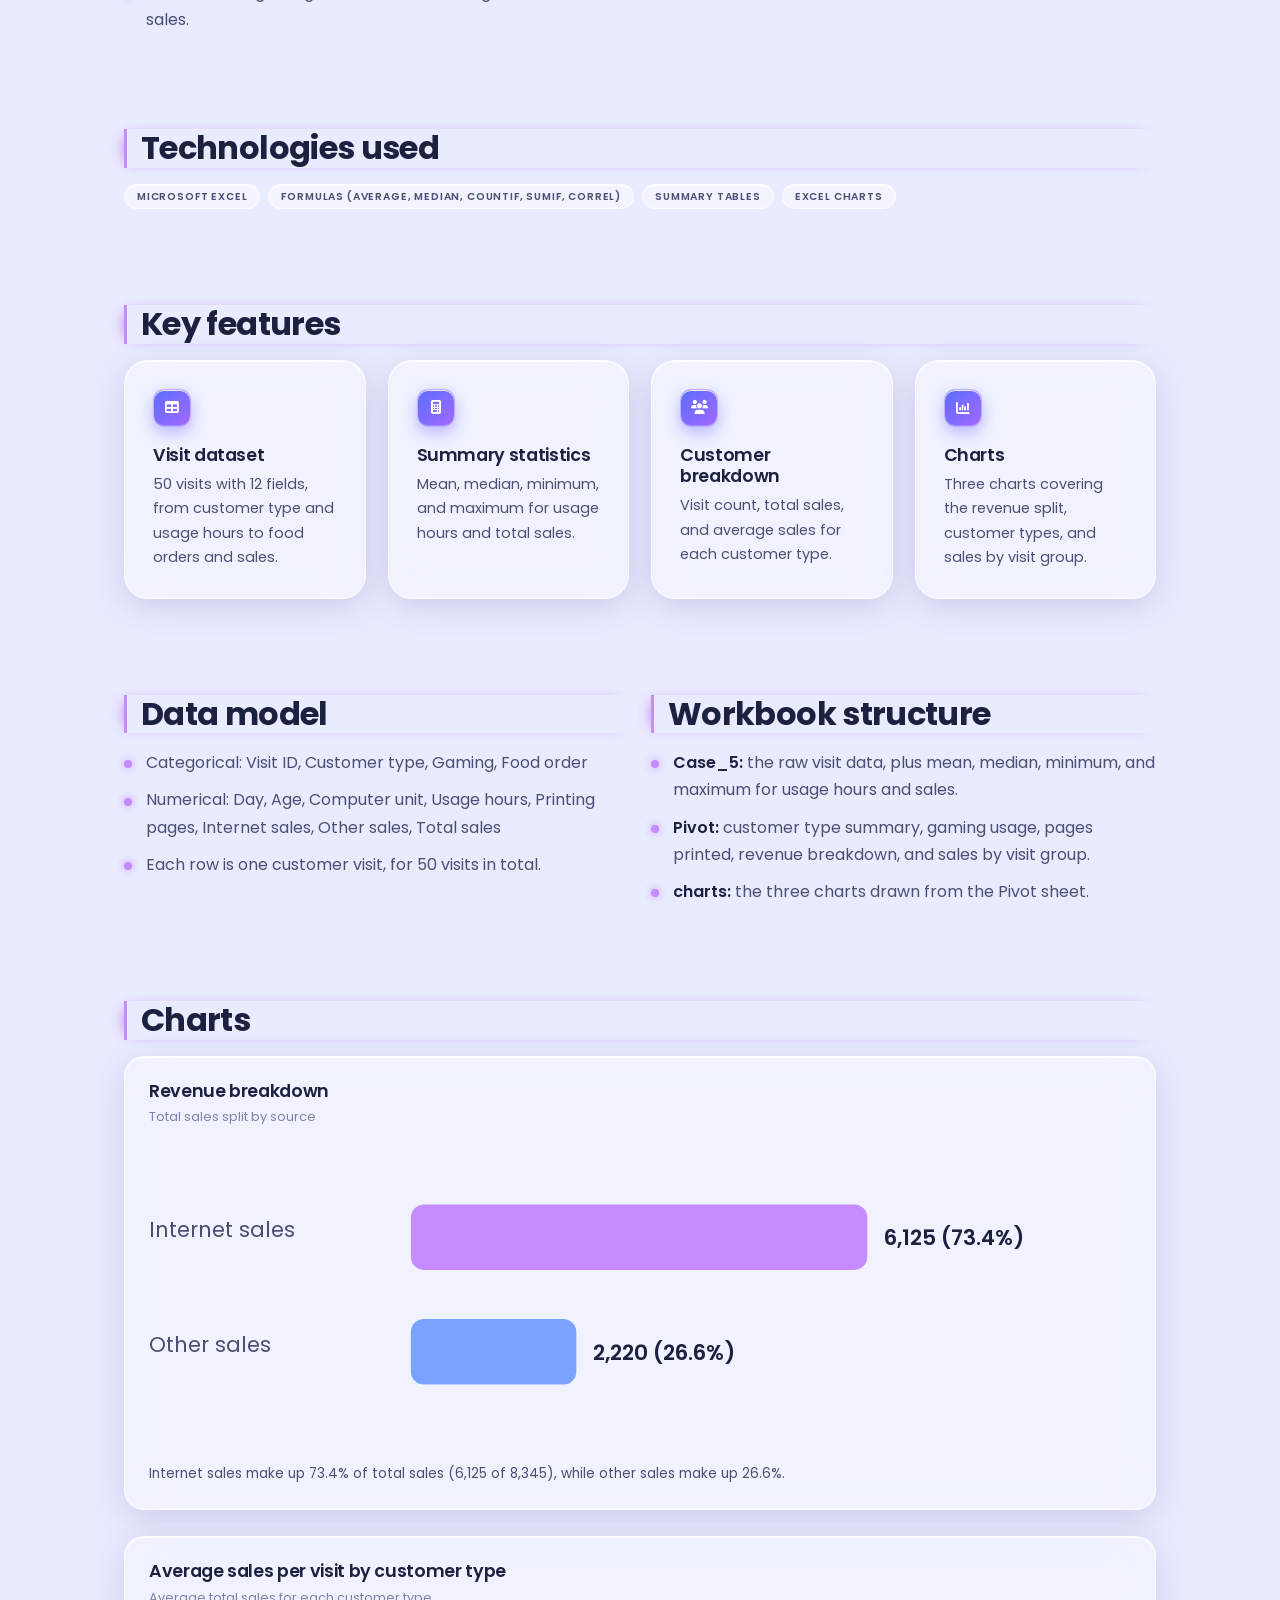
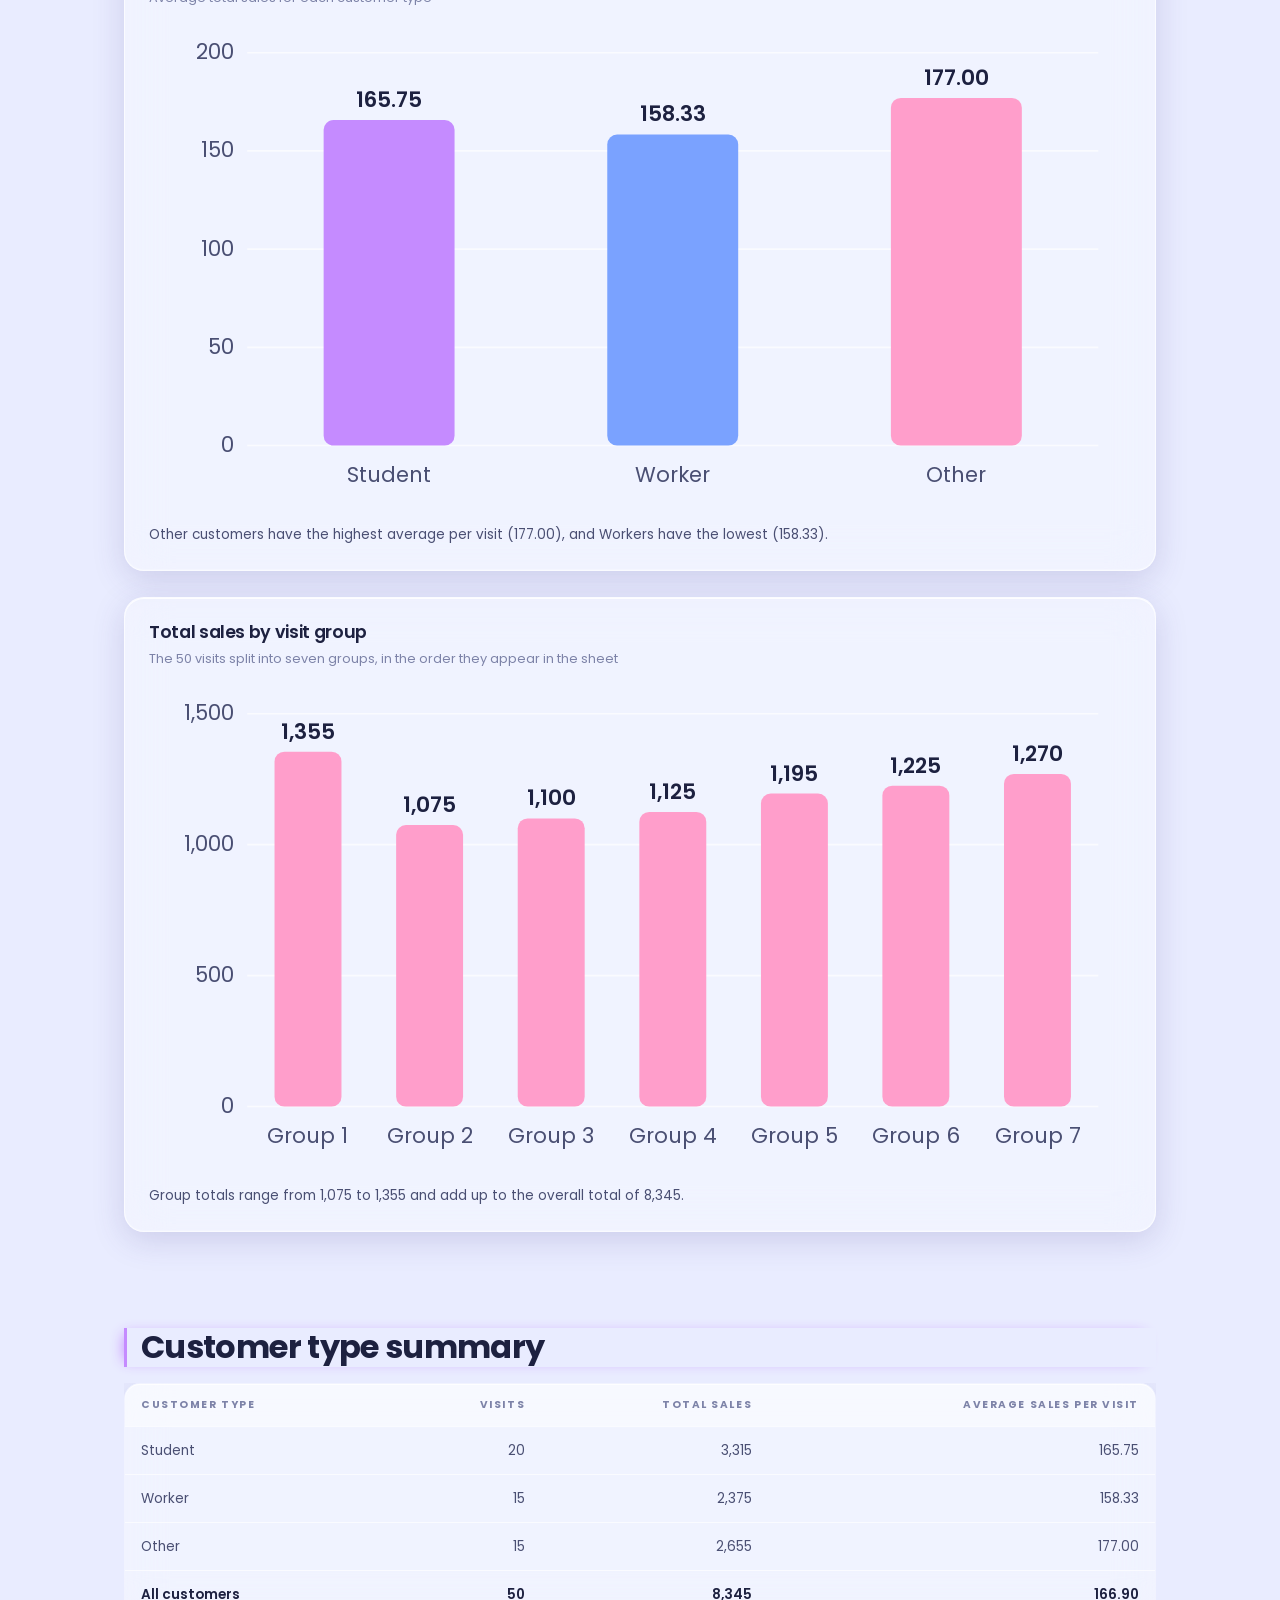
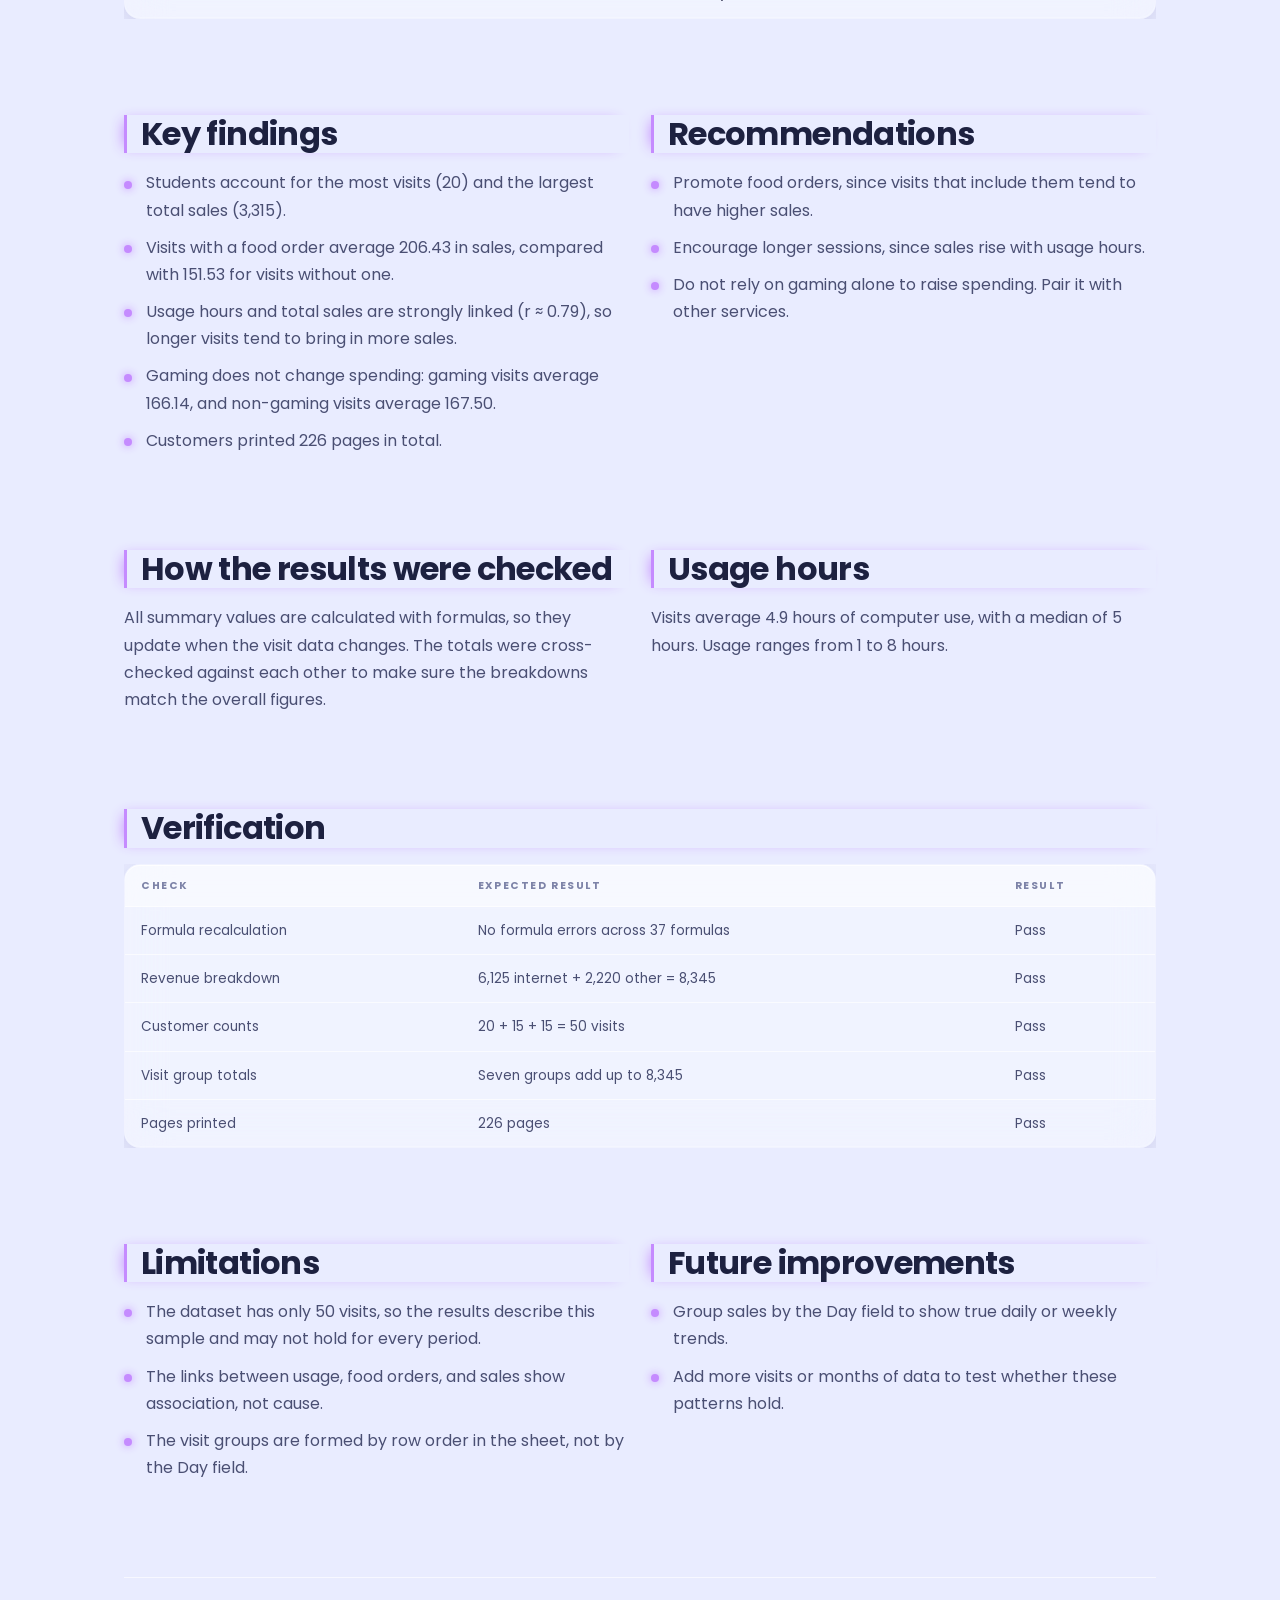
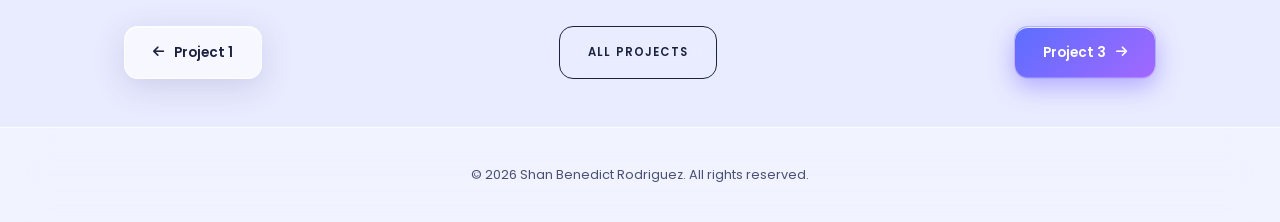
<file: project2.html>
<!DOCTYPE html>
<html lang="en">
<head>
<meta charset="UTF-8">
<meta name="viewport" content="width=device-width, initial-scale=1">
<title>Internet Café Sales &amp; Customer Analysis | Shan Benedict Rodriguez</title>
<link rel="preconnect" href="https://fonts.googleapis.com">
<link rel="preconnect" href="https://fonts.gstatic.com" crossorigin>
<link href="https://fonts.googleapis.com/css2?family=Poppins:wght@400;500;600;700&display=swap" rel="stylesheet">
<link rel="stylesheet" href="https://cdnjs.cloudflare.com/ajax/libs/font-awesome/6.5.1/css/all.min.css">
<link rel="stylesheet" href="style.css">
<style>
/* ---------- PROJECT DETAIL PAGES (extends style.css) ---------- */
.page section { padding: 48px 24px; }
.page main { padding-top: 120px; }
.back-link { display: inline-flex; align-items: center; gap: 8px; margin-bottom: 28px; font-size: 0.8rem; font-weight: 600; color: var(--text); transition: color 0.25s; }
.back-link:hover { color: var(--ink); }
.back-link i { font-size: 0.7rem; }
.proj-hero { padding-bottom: 24px; }
.proj-hero h1 { font-size: clamp(2.2rem, 5.5vw, 3.6rem); margin-top: 8px; }
.proj-hero .lead { max-width: 60ch; }
.proj-hero .buttons { margin-top: 28px; }
.proj-meta { margin-top: 40px; padding: 26px 28px; grid-template-columns: repeat(auto-fit, minmax(170px, 1fr)); }
.block h2 { font-size: clamp(1.5rem, 3vw, 2rem); margin: 0 0 16px; padding-left: 14px; border-left: 3px solid var(--blob2); box-shadow: -6px 0 14px -6px var(--blob2); }
.block > p { max-width: 70ch; }
.block-list { display: grid; gap: 10px; max-width: 70ch; }
.block-list li { position: relative; padding-left: 22px; }
.block-list li::before { content: ""; position: absolute; left: 0; top: 0.7em; width: 8px; height: 8px; border-radius: 50%; background: var(--blob2); box-shadow: 0 0 8px var(--blob2); }
.two-up { display: grid; grid-template-columns: 1fr 1fr; gap: 22px; }
.kpis { display: grid; grid-template-columns: repeat(auto-fit, minmax(200px, 1fr)); gap: 22px; }
.kpi strong { display: block; font-size: 1.9rem; font-weight: 700; color: var(--ink); line-height: 1.2; }
.kpi span { font-size: 0.8rem; color: var(--text); }
.charts { display: grid; gap: 26px; }
.chart { background: var(--card); border: 1px solid var(--line); border-radius: 20px; padding: 24px; box-shadow: var(--shadow), var(--edge); -webkit-backdrop-filter: var(--glass-blur); backdrop-filter: var(--glass-blur); }
.chart h3 { margin-bottom: 4px; }
.chart .chart-note { font-size: 0.8rem; color: var(--muted); margin-bottom: 12px; }
.chart svg { width: 100%; height: auto; display: block; }
.chart figcaption { margin-top: 12px; font-size: 0.85rem; color: var(--text); }
.chart text { fill: var(--text); font-family: var(--font); font-size: 13px; }
.chart text.val { fill: var(--ink); font-weight: 600; }
.chart .grid { stroke: var(--line); stroke-width: 1; }
.chart .bar-internet { fill: var(--blob2); }
.chart .bar-other { fill: var(--blob1); }
.chart .bar-group { fill: var(--blob3); }
.code-box { max-width: 70ch; padding: 20px 22px; border-radius: 16px; overflow-x: auto; white-space: pre-wrap; background: var(--card); border: 1px solid var(--line); box-shadow: var(--edge); font: 0.8rem/1.8 "SFMono-Regular", Consolas, "Courier New", monospace; color: var(--ink); }
.test-table { width: 100%; border-collapse: collapse; background: var(--card); border: 1px solid var(--line); border-radius: 16px; overflow: hidden; font-size: 0.85rem; box-shadow: var(--shadow), var(--edge); -webkit-backdrop-filter: var(--glass-blur); backdrop-filter: var(--glass-blur); }
.test-table th, .test-table td { padding: 12px 16px; text-align: left; border-bottom: 1px solid var(--line); }
.test-table th { font-size: 0.65rem; letter-spacing: 0.15em; text-transform: uppercase; color: var(--muted); background: var(--tag); }
.test-table td.num, .test-table th.num { text-align: right; }
.test-table tr:last-child td { border-bottom: none; }
.test-table tr.total td { font-weight: 600; color: var(--ink); }
.table-wrap { overflow-x: auto; }
.proj-nav { display: flex; justify-content: space-between; gap: 16px; flex-wrap: wrap; padding-top: 48px; border-top: 1px solid var(--line); }
.page .reveal.block, .page .proj-hero { will-change: auto; }
@media (max-width: 860px) {
  .page main { padding-top: 100px; }
  .page section { padding: 36px 20px; }
  .two-up { grid-template-columns: 1fr; }
  .proj-nav .btn { width: 100%; }
}
</style>
<script>
  /* apply saved theme before the page paints, so there is no flash */
  try { var t = localStorage.getItem("theme"); if (t) document.documentElement.setAttribute("data-theme", t); } catch (e) {}
</script>
</head>
<body class="page">

<!-- FLOATING NAV (same as the main page) -->
<header class="nav-wrap">
  <div class="nav">
    <a class="logo" href="index.html#home">PORTFOLIO.</a>
    <nav id="menu" aria-label="Main">
      <a href="index.html#home">Home</a><a href="index.html#profile">Profile</a><a href="index.html#skills">Skills</a><a href="index.html#projects" class="active">Projects</a><a href="index.html#problem-solving">Problem-Solving</a><a href="index.html#employability">Employability</a><a href="index.html#resume">Resume</a><a href="index.html#certificates">Certificates</a><a href="index.html#github">GitHub</a><a href="index.html#contact">Contact</a><a href="index.html#reflection">Reflection</a>
    </nav>
    <div class="nav-actions">
      <button class="icon-btn" id="themeBtn" aria-label="Switch light or dark mode"><i class="fa-solid fa-moon"></i></button>
      <button class="icon-btn menu-btn" id="menuBtn" aria-label="Open menu" aria-expanded="false"><i class="fa-solid fa-bars"></i></button>
    </div>
  </div>
</header>

<main>

<!-- PROJECT HEADER -->
<section class="proj-hero">
  <a class="back-link reveal" href="index.html#projects"><i class="fa-solid fa-arrow-left"></i> Back to all projects</a>
  <p class="label reveal">Project 02 &middot; Data Analysis Case Study</p>
  <h1 class="reveal">Internet Café Sales &amp; Customer Analysis</h1>
  <p class="lead reveal">A case study of 50 customer visits to an internet café, looking at who the customers are, how they use the computers and services, and where the sales come from.</p>
  <div class="buttons reveal">
  <a class="btn light" href="https://github.com/Weng11546/project2_shan" target="_blank" rel="noopener">View on GitHub <i class="fa-brands fa-github"></i></a>
</div> 
<br>

  <dl class="details proj-meta reveal"><div><dt>Type</dt><dd>Data analysis case study</dd></div><div><dt>Tool</dt><dd>Microsoft Excel</dd></div><div><dt>Data</dt><dd>50 customer visits</dd></div><div><dt>Focus</dt><dd>Sales and customer behavior</dd></div></dl>
</section>

<!-- KEY NUMBERS -->
<section>
  <div class="kpis">
    <article class="info-card kpi reveal"><strong>50</strong><span>Customer visits analyzed</span></article>
    <article class="info-card kpi reveal"><strong>8,345</strong><span>Total sales</span></article>
    <article class="info-card kpi reveal"><strong>166.90</strong><span>Average sales per visit</span></article>
    <article class="info-card kpi reveal"><strong>73.4%</strong><span>Share of sales from internet use</span></article>
  </div>
</section>

<!-- OVERVIEW + PROBLEM -->
<section class="block">
  <div class="two-up">
    <div class="reveal">
      <h2>Project overview</h2>
      <p>This case study uses a visit-level dataset recorded in an Excel workbook. Each of the 50 visits includes the customer type, age, computer unit, usage hours, gaming use, pages printed, food orders, and sales from internet and other services. The workbook summarizes the data with formulas and presents the results in three charts.</p>
    </div>
    <div class="reveal">
      <h2>Problem statement</h2>
      <p>The café needs to know which customer types and services bring in the most sales, and which customer habits are linked to higher spending, so that pricing, promotions, and service priorities can be based on evidence.</p>
    </div>
  </div>
</section>

<!-- OBJECTIVES + USERS -->
<section class="block">
  <div class="two-up">
    <div class="reveal">
      <h2>Objectives</h2>
      <ul class="block-list">
        <li>Summarize visits, sales, and usage across all 50 visits.</li>
        <li>Compare the Student, Worker, and Other customer types on visits, total sales, and average sales per visit.</li>
        <li>Measure how gaming, food orders, and usage hours relate to sales.</li>
      </ul>
    </div>
    <div class="reveal">
      <h2>Target users</h2>
      <ul class="block-list">
        <li>Café management, who set pricing and service priorities</li>
        <li>Staff planning promotions and food offerings</li>
      </ul>
    </div>
  </div>
</section>

<!-- TECHNOLOGIES -->
<section class="block">
  <div class="reveal">
    <h2>Technologies used</h2>
    <ul class="tags"><li>Microsoft Excel</li><li>Formulas (AVERAGE, MEDIAN, COUNTIF, SUMIF, CORREL)</li><li>Summary tables</li><li>Excel charts</li></ul>
  </div>
</section>

<!-- FEATURES -->
<section class="block">
  <h2 class="reveal">Key features</h2>
  <div class="cards four">
    <article class="info-card reveal"><span class="chip-icon"><i class="fa-solid fa-table"></i></span><h3>Visit dataset</h3><p>50 visits with 12 fields, from customer type and usage hours to food orders and sales.</p></article>
    <article class="info-card reveal"><span class="chip-icon"><i class="fa-solid fa-calculator"></i></span><h3>Summary statistics</h3><p>Mean, median, minimum, and maximum for usage hours and total sales.</p></article>
    <article class="info-card reveal"><span class="chip-icon"><i class="fa-solid fa-users"></i></span><h3>Customer breakdown</h3><p>Visit count, total sales, and average sales for each customer type.</p></article>
    <article class="info-card reveal"><span class="chip-icon"><i class="fa-solid fa-chart-column"></i></span><h3>Charts</h3><p>Three charts covering the revenue split, customer types, and sales by visit group.</p></article>
  </div>
</section>

<!-- DATA + WORKBOOK -->
<section class="block">
  <div class="two-up">
    <div class="reveal">
      <h2>Data model</h2>
      <ul class="block-list">
        <li>Categorical: Visit ID, Customer type, Gaming, Food order</li>
        <li>Numerical: Day, Age, Computer unit, Usage hours, Printing pages, Internet sales, Other sales, Total sales</li>
        <li>Each row is one customer visit, for 50 visits in total.</li>
      </ul>
    </div>
    <div class="reveal">
      <h2>Workbook structure</h2>
      <ul class="block-list">
        <li><strong>Case_5:</strong> the raw visit data, plus mean, median, minimum, and maximum for usage hours and sales.</li>
        <li><strong>Pivot:</strong> customer type summary, gaming usage, pages printed, revenue breakdown, and sales by visit group.</li>
        <li><strong>charts:</strong> the three charts drawn from the Pivot sheet.</li>
      </ul>
    </div>
  </div>
</section>

<!-- CHARTS -->
<section class="block">
  <h2 class="reveal">Charts</h2>
  <div class="charts">
    <figure class="chart reveal">
      <h3>Revenue breakdown</h3>
      <p class="chart-note">Total sales split by source</p>
      <svg viewBox="0 0 600 190" role="img" aria-label="Revenue split between internet sales and other sales">
<text x="0" y="60">Internet sales</text>
<rect class="bar-internet" x="160" y="40" width="278.9" height="40" rx="8"/>
<text class="val" x="448.9" y="65">6,125 (73.4%)</text>
<text x="0" y="130">Other sales</text>
<rect class="bar-other" x="160" y="110" width="101.1" height="40" rx="8"/>
<text class="val" x="271.1" y="135">2,220 (26.6%)</text>
</svg>
      <figcaption>Internet sales make up 73.4% of total sales (6,125 of 8,345), while other sales make up 26.6%.</figcaption>
    </figure>
    <figure class="chart reveal">
      <h3>Average sales per visit by customer type</h3>
      <p class="chart-note">Average total sales for each customer type</p>
      <svg viewBox="0 0 600 300" role="img" aria-label="Average sales per visit by customer type">
<line class="grid" x1="60" x2="580" y1="260.0" y2="260.0"/>
<text x="52" y="264.0" text-anchor="end">0</text>
<line class="grid" x1="60" x2="580" y1="200.0" y2="200.0"/>
<text x="52" y="204.0" text-anchor="end">50</text>
<line class="grid" x1="60" x2="580" y1="140.0" y2="140.0"/>
<text x="52" y="144.0" text-anchor="end">100</text>
<line class="grid" x1="60" x2="580" y1="80.0" y2="80.0"/>
<text x="52" y="84.0" text-anchor="end">150</text>
<line class="grid" x1="60" x2="580" y1="20.0" y2="20.0"/>
<text x="52" y="24.0" text-anchor="end">200</text>
<rect class="bar-internet" x="106.7" y="61.1" width="80.0" height="198.9" rx="6"/>
<text class="val" x="146.7" y="53.1" text-anchor="middle">165.75</text>
<text x="146.7" y="282" text-anchor="middle">Student</text>
<rect class="bar-other" x="280.0" y="70.0" width="80.0" height="190.0" rx="6"/>
<text class="val" x="320.0" y="62.0" text-anchor="middle">158.33</text>
<text x="320.0" y="282" text-anchor="middle">Worker</text>
<rect class="bar-group" x="453.3" y="47.6" width="80.0" height="212.4" rx="6"/>
<text class="val" x="493.3" y="39.6" text-anchor="middle">177.00</text>
<text x="493.3" y="282" text-anchor="middle">Other</text>
</svg>
      <figcaption>Other customers have the highest average per visit (177.00), and Workers have the lowest (158.33).</figcaption>
    </figure>
    <figure class="chart reveal">
      <h3>Total sales by visit group</h3>
      <p class="chart-note">The 50 visits split into seven groups, in the order they appear in the sheet</p>
      <svg viewBox="0 0 600 300" role="img" aria-label="Total sales by visit group">
<line class="grid" x1="60" x2="580" y1="260.0" y2="260.0"/>
<text x="52" y="264.0" text-anchor="end">0</text>
<line class="grid" x1="60" x2="580" y1="180.0" y2="180.0"/>
<text x="52" y="184.0" text-anchor="end">500</text>
<line class="grid" x1="60" x2="580" y1="100.0" y2="100.0"/>
<text x="52" y="104.0" text-anchor="end">1,000</text>
<line class="grid" x1="60" x2="580" y1="20.0" y2="20.0"/>
<text x="52" y="24.0" text-anchor="end">1,500</text>
<rect class="bar-group" x="76.7" y="43.2" width="40.9" height="216.8" rx="6"/>
<text class="val" x="97.1" y="35.2" text-anchor="middle">1,355</text>
<text x="97.1" y="282" text-anchor="middle">Group 1</text>
<rect class="bar-group" x="151.0" y="88.0" width="40.9" height="172.0" rx="6"/>
<text class="val" x="171.4" y="80.0" text-anchor="middle">1,075</text>
<text x="171.4" y="282" text-anchor="middle">Group 2</text>
<rect class="bar-group" x="225.3" y="84.0" width="40.9" height="176.0" rx="6"/>
<text class="val" x="245.7" y="76.0" text-anchor="middle">1,100</text>
<text x="245.7" y="282" text-anchor="middle">Group 3</text>
<rect class="bar-group" x="299.6" y="80.0" width="40.9" height="180.0" rx="6"/>
<text class="val" x="320.0" y="72.0" text-anchor="middle">1,125</text>
<text x="320.0" y="282" text-anchor="middle">Group 4</text>
<rect class="bar-group" x="373.9" y="68.8" width="40.9" height="191.2" rx="6"/>
<text class="val" x="394.3" y="60.8" text-anchor="middle">1,195</text>
<text x="394.3" y="282" text-anchor="middle">Group 5</text>
<rect class="bar-group" x="448.1" y="64.0" width="40.9" height="196.0" rx="6"/>
<text class="val" x="468.6" y="56.0" text-anchor="middle">1,225</text>
<text x="468.6" y="282" text-anchor="middle">Group 6</text>
<rect class="bar-group" x="522.4" y="56.8" width="40.9" height="203.2" rx="6"/>
<text class="val" x="542.9" y="48.8" text-anchor="middle">1,270</text>
<text x="542.9" y="282" text-anchor="middle">Group 7</text>
</svg>
      <figcaption>Group totals range from 1,075 to 1,355 and add up to the overall total of 8,345.</figcaption>
    </figure>
  </div>
</section>

<!-- CUSTOMER TABLE -->
<section class="block">
  <h2 class="reveal">Customer type summary</h2>
  <div class="table-wrap reveal">
    <table class="test-table">
      <thead><tr><th>Customer type</th><th class="num">Visits</th><th class="num">Total sales</th><th class="num">Average sales per visit</th></tr></thead>
      <tbody>
        <tr><td>Student</td><td class="num">20</td><td class="num">3,315</td><td class="num">165.75</td></tr>
        <tr><td>Worker</td><td class="num">15</td><td class="num">2,375</td><td class="num">158.33</td></tr>
        <tr><td>Other</td><td class="num">15</td><td class="num">2,655</td><td class="num">177.00</td></tr>
        <tr class="total"><td>All customers</td><td class="num">50</td><td class="num">8,345</td><td class="num">166.90</td></tr>
      </tbody>
    </table>
  </div>
</section>

<!-- KEY FINDINGS -->
<section class="block">
  <div class="two-up">
    <div class="reveal">
      <h2>Key findings</h2>
      <ul class="block-list">
        <li>Students account for the most visits (20) and the largest total sales (3,315).</li>
        <li>Visits with a food order average 206.43 in sales, compared with 151.53 for visits without one.</li>
        <li>Usage hours and total sales are strongly linked (r ≈ 0.79), so longer visits tend to bring in more sales.</li>
        <li>Gaming does not change spending: gaming visits average 166.14, and non-gaming visits average 167.50.</li>
        <li>Customers printed 226 pages in total.</li>
      </ul>
    </div>
    <div class="reveal">
      <h2>Recommendations</h2>
      <ul class="block-list">
        <li>Promote food orders, since visits that include them tend to have higher sales.</li>
        <li>Encourage longer sessions, since sales rise with usage hours.</li>
        <li>Do not rely on gaming alone to raise spending. Pair it with other services.</li>
      </ul>
    </div>
  </div>
</section>

<!-- HOW IT WAS CHECKED -->
<section class="block">
  <div class="two-up">
    <div class="reveal">
      <h2>How the results were checked</h2>
      <p>All summary values are calculated with formulas, so they update when the visit data changes. The totals were cross-checked against each other to make sure the breakdowns match the overall figures.</p>
    </div>
    <div class="reveal">
      <h2>Usage hours</h2>
      <p>Visits average 4.9 hours of computer use, with a median of 5 hours. Usage ranges from 1 to 8 hours.</p>
    </div>
  </div>
</section>

<!-- VERIFICATION -->
<section class="block">
  <h2 class="reveal">Verification</h2>
  <div class="table-wrap reveal">
    <table class="test-table">
      <thead><tr><th>Check</th><th>Expected result</th><th>Result</th></tr></thead>
      <tbody>
        <tr><td>Formula recalculation</td><td>No formula errors across 37 formulas</td><td>Pass</td></tr>
        <tr><td>Revenue breakdown</td><td>6,125 internet + 2,220 other = 8,345</td><td>Pass</td></tr>
        <tr><td>Customer counts</td><td>20 + 15 + 15 = 50 visits</td><td>Pass</td></tr>
        <tr><td>Visit group totals</td><td>Seven groups add up to 8,345</td><td>Pass</td></tr>
        <tr><td>Pages printed</td><td>226 pages</td><td>Pass</td></tr>
      </tbody>
    </table>
  </div>
</section>

<!-- LIMITATIONS + FUTURE -->
<section class="block">
  <div class="two-up">
    <div class="reveal">
      <h2>Limitations</h2>
      <ul class="block-list">
        <li>The dataset has only 50 visits, so the results describe this sample and may not hold for every period.</li>
        <li>The links between usage, food orders, and sales show association, not cause.</li>
        <li>The visit groups are formed by row order in the sheet, not by the Day field.</li>
      </ul>
    </div>
    <div class="reveal">
      <h2>Future improvements</h2>
      <ul class="block-list">
        <li>Group sales by the Day field to show true daily or weekly trends.</li>
        <li>Add more visits or months of data to test whether these patterns hold.</li>
      </ul>
    </div>
  </div>
</section>

<!-- PREV / NEXT -->
<section>
  <nav class="proj-nav reveal" aria-label="Other projects">
    <a class="btn light" href="project1.html"><i class="fa-solid fa-arrow-left"></i> Project 1</a>
    <a class="btn outline" href="index.html#projects">All projects</a>
    <a class="btn dark" href="project3.html">Project 3 <i class="fa-solid fa-arrow-right"></i></a>
  </nav>
</section>

</main>

<footer>
  <p>&copy; 2026 Shan Benedict Rodriguez. All rights reserved.</p>
</footer>

<script>
/* Shared behaviour for the project detail pages: reveal, mobile menu, theme toggle */
const revealObserver = new IntersectionObserver((entries) => {
  entries.forEach((entry) => {
    if (entry.isIntersecting) {
      const el = entry.target;
      el.classList.add("show");
      revealObserver.unobserve(el);
      setTimeout(() => { el.style.transitionDelay = ""; }, 1200);
    }
  });
}, { threshold: 0.12, rootMargin: "0px 0px -40px 0px" });

document.querySelectorAll(".reveal").forEach((el) => {
  const siblings = el.parentElement.querySelectorAll(":scope > .reveal");
  const pos = Array.prototype.indexOf.call(siblings, el);
  el.style.transitionDelay = Math.min(pos, 4) * 90 + "ms";
  revealObserver.observe(el);
});

const menu = document.getElementById("menu");
const menuBtn = document.getElementById("menuBtn");
menuBtn.addEventListener("click", () => {
  const open = menu.classList.toggle("open");
  menuBtn.setAttribute("aria-expanded", open);
  menuBtn.innerHTML = open ? '<i class="fa-solid fa-xmark"></i>' : '<i class="fa-solid fa-bars"></i>';
});

const themeBtn = document.getElementById("themeBtn");
const root = document.documentElement;
function setIcon() {
  const dark = root.getAttribute("data-theme") === "dark";
  themeBtn.innerHTML = dark ? '<i class="fa-solid fa-sun"></i>' : '<i class="fa-solid fa-moon"></i>';
}
setIcon();
themeBtn.addEventListener("click", () => {
  const next = root.getAttribute("data-theme") === "dark" ? "light" : "dark";
  root.setAttribute("data-theme", next);
  try { localStorage.setItem("theme", next); } catch (e) {}
  setIcon();
  themeBtn.classList.remove("spin");
  void themeBtn.offsetWidth;
  themeBtn.classList.add("spin");
});

setTimeout(() => document.querySelectorAll(".reveal").forEach((el) => el.classList.add("show")), 2500);
</script>
</body>
</html>
</file>
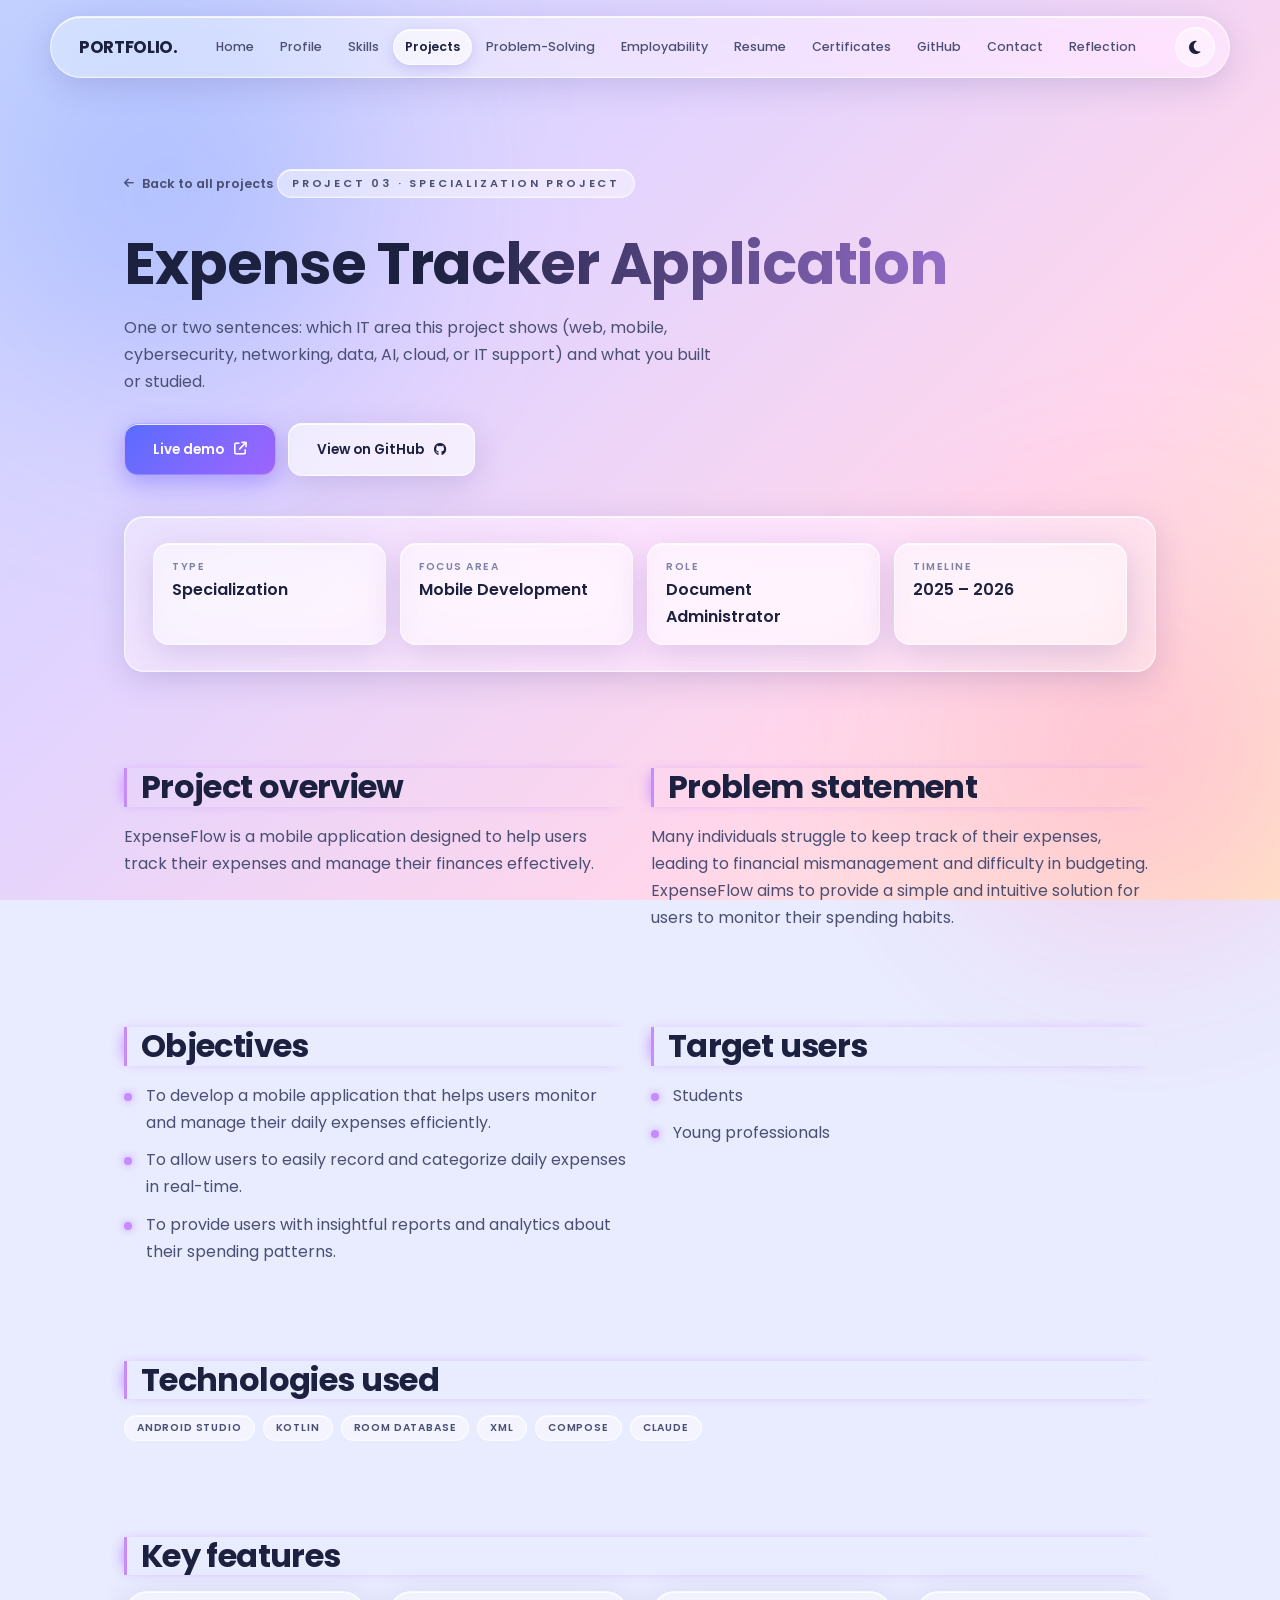
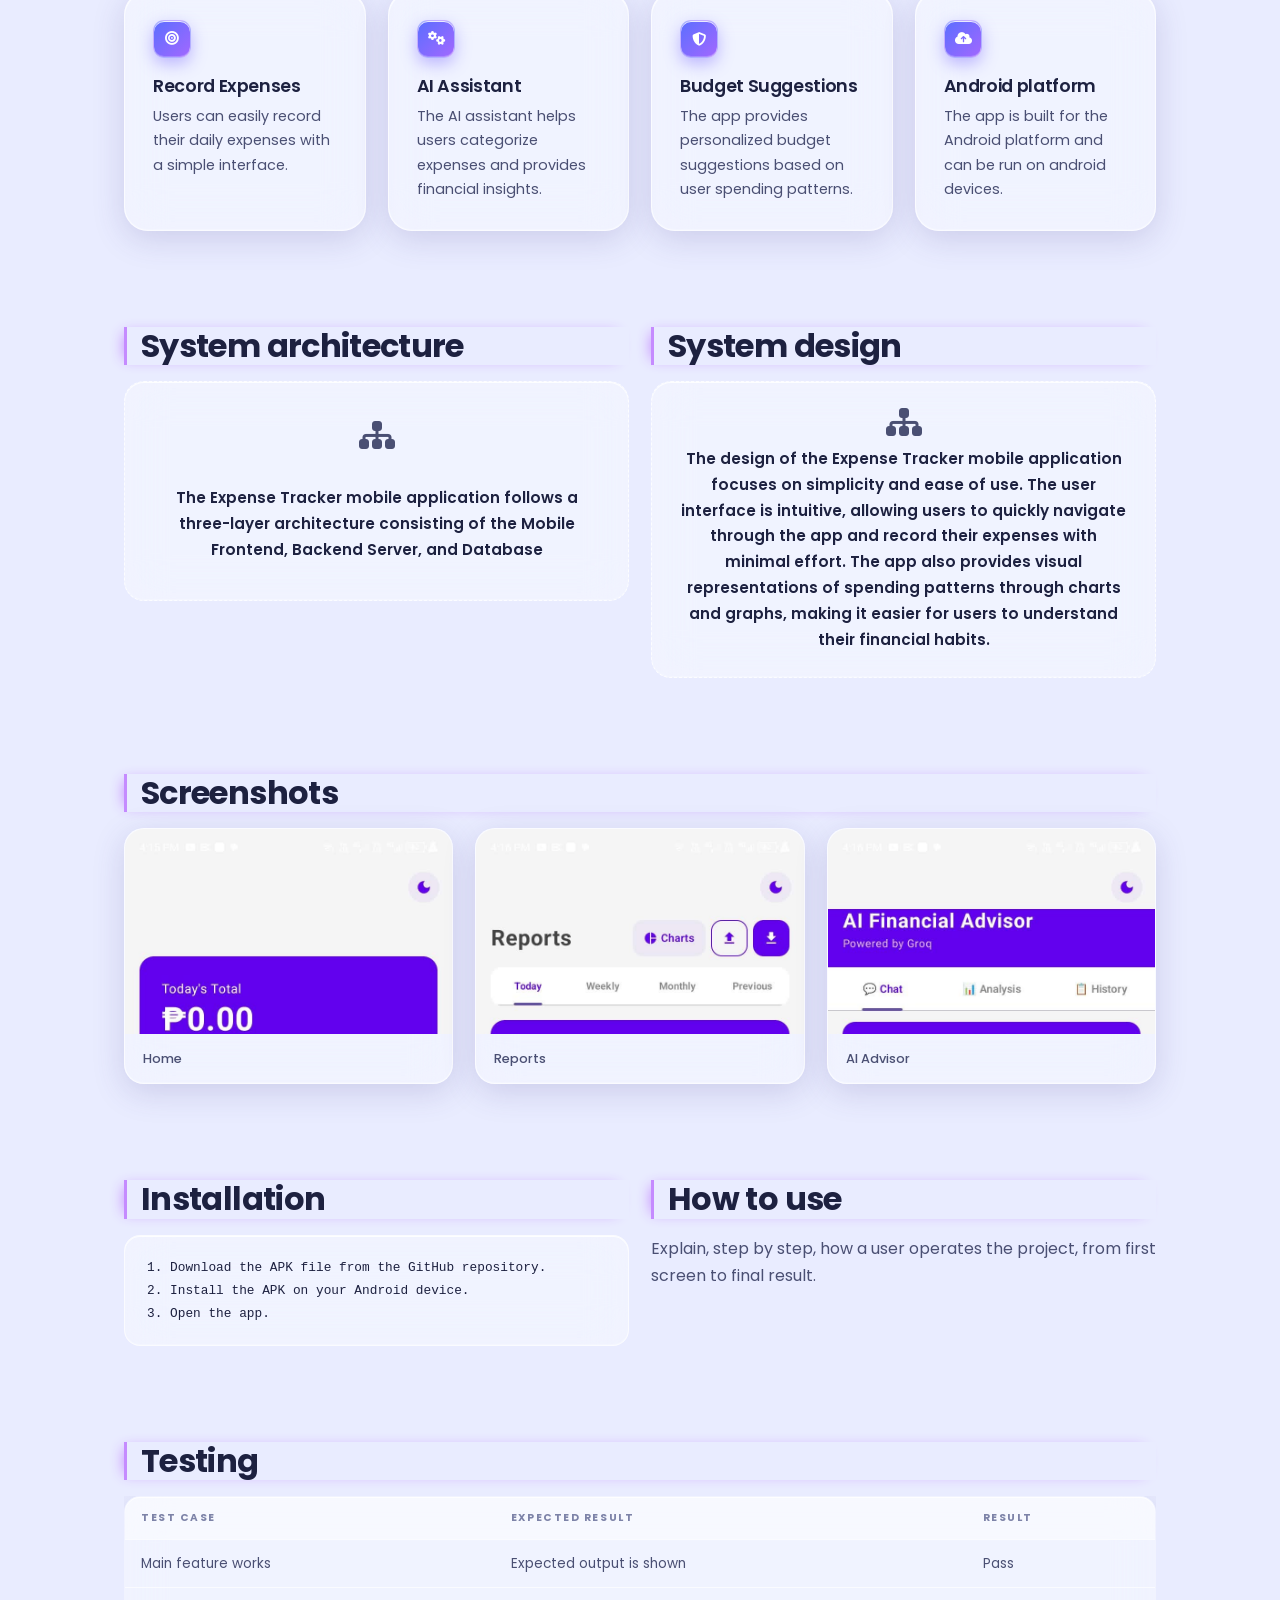
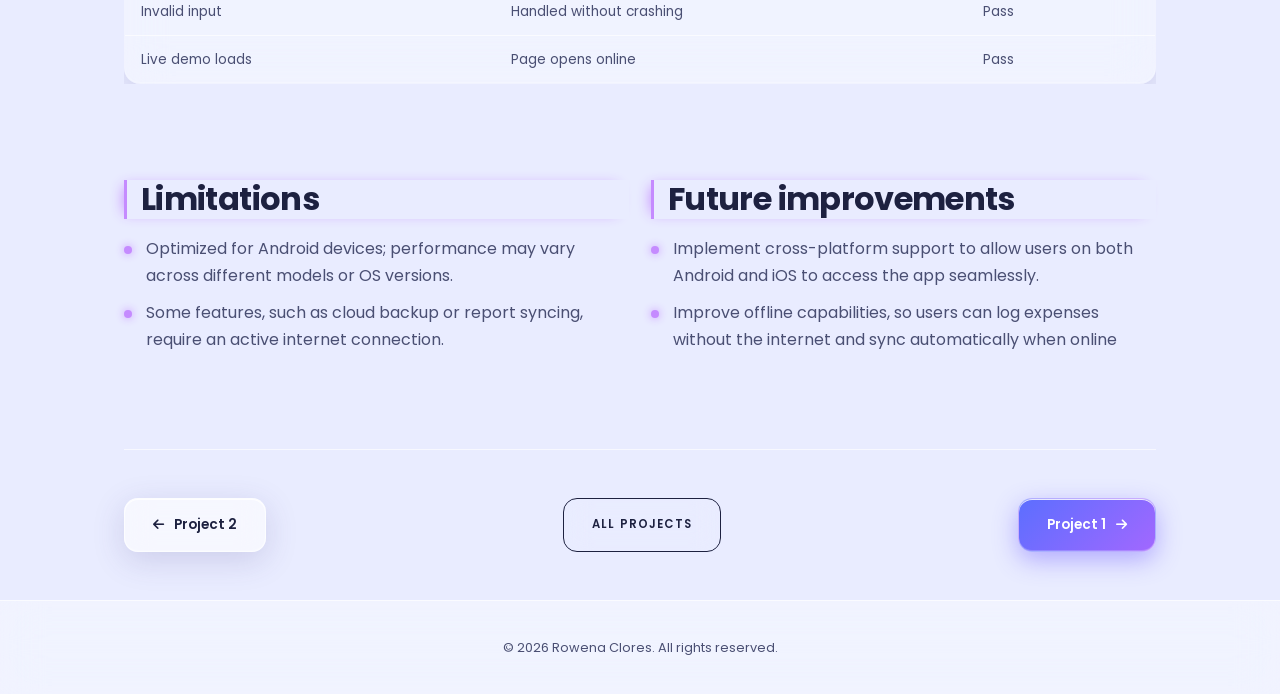
<file: project3.html>
<!DOCTYPE html>
<html lang="en">
<head>
<meta charset="UTF-8">
<meta name="viewport" content="width=device-width, initial-scale=1">
<title>Project 3 Title | Rowena Clores</title>
<link rel="preconnect" href="https://fonts.googleapis.com">
<link rel="preconnect" href="https://fonts.gstatic.com" crossorigin>
<link href="https://fonts.googleapis.com/css2?family=Poppins:wght@400;500;600;700&display=swap" rel="stylesheet">
<link rel="stylesheet" href="https://cdnjs.cloudflare.com/ajax/libs/font-awesome/6.5.1/css/all.min.css">
<link rel="stylesheet" href="style.css">
<style>
/* ---------- PROJECT DETAIL PAGES (extends style.css) ---------- */
.page section { padding: 48px 24px; }
.page main { padding-top: 120px; }
.back-link { display: inline-flex; align-items: center; gap: 8px; margin-bottom: 28px; font-size: 0.8rem; font-weight: 600; color: var(--muted); transition: color 0.25s; }
.back-link:hover { color: var(--ink); }
.back-link i { font-size: 0.7rem; }

.proj-hero { padding-bottom: 24px; }
.proj-hero h1 { font-size: clamp(2.2rem, 5.5vw, 3.6rem); margin-top: 8px; }
.proj-hero .lead { max-width: 60ch; }
.proj-hero .buttons { margin-top: 28px; }
.proj-meta { margin-top: 40px; padding: 26px 28px; background: var(--card); border: 1px solid var(--line); border-radius: 20px; grid-template-columns: repeat(auto-fit, minmax(170px, 1fr)); }

.hero-shot { aspect-ratio: 16 / 8; border-radius: 24px; box-shadow: var(--shadow); }
.hero-shot i { font-size: 4rem; }
.shot-caption { margin-top: 10px; text-align: center; font-size: 0.75rem; color: var(--muted); }

.block h2 { font-size: clamp(1.5rem, 3vw, 2rem); margin: 0 0 16px; padding-left: 14px; border-left: 3px solid var(--ink); }
.block > p { max-width: 70ch; }
.block .label { margin-bottom: 4px; }
.block-list { display: grid; gap: 10px; max-width: 70ch; }
.block-list li { position: relative; padding-left: 22px; }
.block-list li::before { content: ""; position: absolute; left: 0; top: 0.7em; width: 8px; height: 8px; border-radius: 2px; background: var(--ink); }
.block .tags { margin-top: 0; }
.two-up { display: grid; grid-template-columns: 1fr 1fr; gap: 22px; }

.diagram {
  display: grid; place-items: center; gap: 8px; min-height: 220px; padding: 24px; text-align: center;
  border: 1.5px dashed var(--line); border-radius: 20px; background: var(--card);
  color: var(--muted); font-size: 0.85rem;
}
.diagram i { font-size: 2rem; }
.diagram strong { display: block; font-size: 0.95rem; }

.shots { display: grid; grid-template-columns: repeat(auto-fit, minmax(240px, 1fr)); gap: 22px; }
.shots figure { background: var(--card); border: 1px solid var(--line); border-radius: 20px; overflow: hidden; }
.shots .thumb { border-radius: 0; }
.shots figcaption { padding: 14px 18px; font-size: 0.8rem; font-weight: 500; }

.code-box {
  max-width: 70ch; padding: 20px 22px; border-radius: 16px; overflow-x: auto;
  background: var(--tag); border: 1px solid var(--line);
  font: 0.8rem/1.8 "SFMono-Regular", Consolas, "Courier New", monospace; color: var(--ink);
}

.test-table { width: 100%; border-collapse: collapse; background: var(--card); border: 1px solid var(--line); border-radius: 16px; overflow: hidden; font-size: 0.85rem; }
.test-table th, .test-table td { padding: 12px 16px; text-align: left; border-bottom: 1px solid var(--line); }
.test-table th { font-size: 0.65rem; letter-spacing: 0.15em; text-transform: uppercase; color: var(--muted); background: var(--tag); }
.test-table tr:last-child td { border-bottom: none; }
.table-wrap { overflow-x: auto; }

.proj-nav { display: flex; justify-content: space-between; gap: 16px; flex-wrap: wrap; padding-top: 48px; border-top: 1px solid var(--line); }
.page .reveal.block, .page .proj-hero { will-change: auto; }

@media (max-width: 860px) {
  .page main { padding-top: 100px; }
  .page section { padding: 36px 20px; }
  .two-up { grid-template-columns: 1fr; }
  .proj-nav .btn { width: 100%; }
}

/* project images: fill the box */
.thumb img { width: 100%; height: 100%; object-fit: cover; display: block; }
</style>
<script>
  /* apply saved theme before the page paints, so there is no flash */
  try { var t = localStorage.getItem("theme"); if (t) document.documentElement.setAttribute("data-theme", t); } catch (e) {}
</script>
</head>
<body class="page">

<!-- FLOATING NAV (same as the main page) -->
<header class="nav-wrap">
  <div class="nav">
    <a class="logo" href="index.html#home">PORTFOLIO.</a>
    <nav id="menu" aria-label="Main">
      <a href="index.html#home">Home</a><a href="index.html#profile">Profile</a><a href="index.html#skills">Skills</a><a href="index.html#projects" class="active">Projects</a><a href="index.html#problem-solving">Problem-Solving</a><a href="index.html#employability">Employability</a><a href="index.html#resume">Resume</a><a href="index.html#certificates">Certificates</a><a href="index.html#github">GitHub</a><a href="index.html#contact">Contact</a><a href="index.html#reflection">Reflection</a>
    </nav>
    <div class="nav-actions">
      <button class="icon-btn" id="themeBtn" aria-label="Switch light or dark mode"><i class="fa-solid fa-moon"></i></button>
      <button class="icon-btn menu-btn" id="menuBtn" aria-label="Open menu" aria-expanded="false"><i class="fa-solid fa-bars"></i></button>
    </div>
  </div>
</header>

<main>

<!-- PROJECT HEADER -->
<section class="proj-hero">
  <a class="back-link reveal" href="index.html#projects"><i class="fa-solid fa-arrow-left"></i> Back to all projects</a>
  <p class="label reveal">Project 03 &middot; Specialization Project</p>
  <h1 class="reveal">Expense Tracker Application </h1>
  <p class="lead reveal">One or two sentences: which IT area this project shows (web, mobile, cybersecurity, networking, data, AI, cloud, or IT support) and what you built or studied.</p>
  <div class="buttons reveal">
    <a class="btn dark" href="#" target="_blank" rel="noopener">Live demo <i class="fa-solid fa-arrow-up-right-from-square"></i></a>
    <a class="btn light" href="https://github.com/edselvillanueva980/Project-ExpenseTracker-" target="_blank" rel="noopener">View on GitHub <i class="fa-brands fa-github"></i></a>
  </div>
  <dl class="details proj-meta reveal"><div><dt>Type</dt><dd>Specialization</dd></div><div><dt>Focus area</dt><dd>Mobile Development</dd></div><div><dt>Role</dt><dd>Document Administrator</dd></div><div><dt>Timeline</dt><dd>2025 – 2026</dd></div></dl>
</section>

<!-- OVERVIEW + PROBLEM -->
<section class="block">
  <div class="two-up">
    <div class="reveal">
      <h2>Project overview</h2>
      <p>ExpenseFlow is a mobile application designed to help users track their expenses and manage their finances effectively.</p>
    </div>
    <div class="reveal">
      <h2>Problem statement</h2>
      <p>Many individuals struggle to keep track of their expenses, leading to financial mismanagement and difficulty in budgeting. ExpenseFlow aims to provide a simple and intuitive solution for users to monitor their spending habits.</p>
    </div>
  </div>
</section>

<!-- OBJECTIVES + USERS -->
<section class="block">
  <div class="two-up">
    <div class="reveal">
      <h2>Objectives</h2>
      <ul class="block-list">
        <li>To develop a mobile application that helps users monitor and manage their daily expenses efficiently.</li>
        <li>To allow users to easily record and categorize daily expenses in real-time.</li>
        <li>To provide users with insightful reports and analytics about their spending patterns.</li>
      </ul>
    </div>
    <div class="reveal">
      <h2>Target users</h2>
      <ul class="block-list">
        <li>Students</li>
        <li>Young professionals</li>
      </ul>
    </div>
  </div>
</section>

<!-- TECHNOLOGIES -->
<section class="block">
  <div class="reveal">
    <h2>Technologies used</h2>
    <ul class="tags"><li>Android Studio</li><li>Kotlin</li><li>Room Database</li><li>XML</li><li>Compose</li><li>Claude</li></ul>
  </div>
</section>

<!-- FEATURES -->
<section class="block">
  <h2 class="reveal">Key features</h2>
  <div class="cards four"><article class="info-card reveal"><span class="chip-icon"><i class="fa-solid fa-bullseye"></i></span><h3>Record Expenses</h3><p>Users can easily record their daily expenses with a simple interface.</p></article><article class="info-card reveal"><span class="chip-icon"><i class="fa-solid fa-gears"></i></span><h3>AI Assistant</h3><p>The AI assistant helps users categorize expenses and provides financial insights.</p></article><article class="info-card reveal"><span class="chip-icon"><i class="fa-solid fa-shield-halved"></i></span><h3>Budget Suggestions</h3><p>The app provides personalized budget suggestions based on user spending patterns.</p></article><article class="info-card reveal"><span class="chip-icon"><i class="fa-solid fa-cloud-arrow-up"></i></span><h3>Android platform</h3><p>The app is built for the Android platform and can be run on android devices.</p></article></div>
</section>

<!-- ARCHITECTURE / DESIGN -->
<section class="block">
  <div class="two-up">
    <div class="reveal">
      <h2>System architecture</h2>
      <div class="diagram"><i class="fa-solid fa-sitemap"></i><strong>The Expense Tracker mobile application follows a three-layer architecture consisting of the Mobile Frontend, Backend Server, and Database</strong></div>
    </div>
    <div class="reveal">
      <h2>System design</h2>
      <div class="diagram"><i class="fa-solid fa-sitemap"></i><strong>The design of the Expense Tracker mobile application focuses on simplicity and ease of use. The user interface is intuitive, allowing users to quickly navigate through the app and record their expenses with minimal effort. The app also provides visual representations of spending patterns through charts and graphs, making it easier for users to understand their financial habits.</strong></div>
    </div>
  </div>
</section>

<!-- SCREENSHOTS -->
<section class="block">
  <h2 class="reveal">Screenshots</h2>
  <div class="shots">
    <figure class="reveal"><div class="thumb phone"><img src="main-screen.jpg" alt="ExpenseFlow home screen showing today's total" loading="lazy"></div><figcaption>Home</figcaption></figure>
    <figure class="reveal"><div class="thumb phone"><img src="reports.jpg" alt="Budget screen with weekly cap and category limits" loading="lazy"></div><figcaption>Reports</figcaption></figure>
    <figure class="reveal"><div class="thumb phone"><img src="financial-ai.jpg" alt="AI Financial Advisor chat list" loading="lazy"></div><figcaption>AI Advisor</figcaption></figure>
  </div>
</section>

<!-- INSTALLATION + USAGE -->
<section class="block">
  <div class="two-up">
    <div class="reveal">
      <h2>Installation</h2>
      <pre class="code-box">1. Download the APK file from the GitHub repository.
2. Install the APK on your Android device.
3. Open the app.
</pre>
    </div>
    <div class="reveal">
      <h2>How to use</h2>
      <p>Explain, step by step, how a user operates the project, from first screen to final result.</p>
    </div>
  </div>
</section>

<!-- TESTING -->
<section class="block">
  <h2 class="reveal">Testing</h2>
  <div class="table-wrap reveal">
    <table class="test-table">
      <thead><tr><th>Test case</th><th>Expected result</th><th>Result</th></tr></thead>
      <tbody><tr><td>Main feature works</td><td>Expected output is shown</td><td>Pass</td></tr><tr><td>Invalid input</td><td>Handled without crashing</td><td>Pass</td></tr><tr><td>Live demo loads</td><td>Page opens online</td><td>Pass</td></tr></tbody>
    </table>
  </div>
</section>

<!-- LIMITATIONS + FUTURE -->
<section class="block">
  <div class="two-up">
    <div class="reveal">
      <h2>Limitations</h2>
      <ul class="block-list"><li>Optimized for Android devices; performance may vary across different models or OS versions.
</li><li>Some features, such as cloud backup or report syncing, require an active internet connection.</li></ul>
    </div>
    <div class="reveal">
      <h2>Future improvements</h2>
      <ul class="block-list"><li>Implement cross-platform support to allow users on both Android and iOS to access the app seamlessly.</li><li>Improve offline capabilities, so users can log expenses without the internet and sync automatically when online</li></ul>
    </div>
  </div>
</section>

<!-- PREV / NEXT -->
<section>
  <nav class="proj-nav reveal" aria-label="Other projects">
    <a class="btn light" href="project2.html"><i class="fa-solid fa-arrow-left"></i> Project 2</a>
    <a class="btn outline" href="index.html#projects">All projects</a>
    <a class="btn dark" href="project1.html">Project 1 <i class="fa-solid fa-arrow-right"></i></a>
  </nav>
</section>

</main>

<footer>
  <p>&copy; 2026 Rowena Clores. All rights reserved.</p>
</footer>

<script>
/* Shared behaviour for the project detail pages: reveal, mobile menu, theme toggle */

/* ---------- SCROLL REVEAL ---------- */
const revealObserver = new IntersectionObserver((entries) => {
  entries.forEach((entry) => {
    if (entry.isIntersecting) {
      const el = entry.target;
      el.classList.add("show");
      revealObserver.unobserve(el);
      setTimeout(() => { el.style.transitionDelay = ""; }, 1200);
    }
  });
}, { threshold: 0.12, rootMargin: "0px 0px -40px 0px" });

document.querySelectorAll(".reveal").forEach((el) => {
  const siblings = el.parentElement.querySelectorAll(":scope > .reveal");
  const pos = Array.prototype.indexOf.call(siblings, el);
  el.style.transitionDelay = Math.min(pos, 4) * 90 + "ms";
  revealObserver.observe(el);
});

/* ---------- MOBILE MENU ---------- */
const menu = document.getElementById("menu");
const menuBtn = document.getElementById("menuBtn");
menuBtn.addEventListener("click", () => {
  const open = menu.classList.toggle("open");
  menuBtn.setAttribute("aria-expanded", open);
  menuBtn.innerHTML = open ? '<i class="fa-solid fa-xmark"></i>' : '<i class="fa-solid fa-bars"></i>';
});

/* ---------- LIGHT / DARK MODE (shares the saved choice with index.html) ---------- */
const themeBtn = document.getElementById("themeBtn");
const root = document.documentElement;
function setIcon() {
  const dark = root.getAttribute("data-theme") === "dark";
  themeBtn.innerHTML = dark ? '<i class="fa-solid fa-sun"></i>' : '<i class="fa-solid fa-moon"></i>';
}
setIcon();
themeBtn.addEventListener("click", () => {
  const next = root.getAttribute("data-theme") === "dark" ? "light" : "dark";
  root.setAttribute("data-theme", next);
  try { localStorage.setItem("theme", next); } catch (e) {}
  setIcon();
  themeBtn.classList.remove("spin");
  void themeBtn.offsetWidth;
  themeBtn.classList.add("spin");
});

/* safety net: never leave content hidden if the observer does not fire */
setTimeout(() => document.querySelectorAll(".reveal").forEach((el) => el.classList.add("show")), 2500);
</script>
</body>
</html>
</file>
<file: style.css>
/* =====================================================================
   GLASSMORPHISM THEME
   Frosted translucent panels, backdrop blur, hairline light borders,
   soft glows over a colourful gradient backdrop. Markup is untouched.
   ===================================================================== */

/* ---------- THEME ---------- */
:root {
  --bg: #e9ecff;
  --bg-grad: linear-gradient(135deg, #c9d6ff 0%, #e2d4ff 35%, #ffd6ec 70%, #ffe7c7 100%);
  --blob1: #7aa2ff;
  --blob2: #c58bff;
  --blob3: #ff9ecb;

  --card: rgba(255, 255, 255, 0.38);
  --card-strong: rgba(255, 255, 255, 0.6);
  --ink: #1d2140;
  --text: #4a4f73;
  --muted: #7d83a8;
  --line: rgba(255, 255, 255, 0.65);
  --tag: rgba(255, 255, 255, 0.45);
  --btn-bg: linear-gradient(135deg, rgba(79, 99, 255, 0.92), rgba(155, 92, 255, 0.92));
  --btn-ink: #ffffff;

  --glass-blur: blur(22px) saturate(160%);
  --edge: inset 0 1px 0 rgba(255, 255, 255, 0.85), inset 0 -1px 0 rgba(255, 255, 255, 0.2);
  --shadow: 0 8px 32px rgba(70, 60, 140, 0.18);
  --shadow-lg: 0 16px 48px rgba(70, 60, 140, 0.25);

  --font: "Poppins", "Segoe UI", Arial, sans-serif;
  --ease: cubic-bezier(0.22, 1, 0.36, 1);
}

[data-theme="dark"] {
  --bg: #0d0f24;
  --bg-grad: linear-gradient(135deg, #0b1030 0%, #1a1042 40%, #2a0f3d 75%, #12122e 100%);
  --blob1: #3b5bff;
  --blob2: #8a3bff;
  --blob3: #ff3b9a;

  --card: rgba(255, 255, 255, 0.07);
  --card-strong: rgba(255, 255, 255, 0.13);
  --ink: #f2f3ff;
  --text: #b6b9db;
  --muted: #8084ad;
  --line: rgba(255, 255, 255, 0.16);
  --tag: rgba(255, 255, 255, 0.1);
  --btn-bg: linear-gradient(135deg, rgba(110, 135, 255, 0.95), rgba(190, 120, 255, 0.95));
  --btn-ink: #ffffff;

  --edge: inset 0 1px 0 rgba(255, 255, 255, 0.18), inset 0 -1px 0 rgba(255, 255, 255, 0.04);
  --shadow: 0 8px 32px rgba(0, 0, 0, 0.4);
  --shadow-lg: 0 16px 48px rgba(0, 0, 0, 0.55);
}

*, *::before, *::after { box-sizing: border-box; margin: 0; padding: 0; }
html { scroll-behavior: smooth; scroll-padding-top: 100px; }

body {
  position: relative;
  font-family: var(--font);
  background: var(--bg-grad) fixed, var(--bg);
  color: var(--text);
  line-height: 1.7;
  transition: color 0.4s;
  overflow-x: hidden;
  min-height: 100vh;
}
/* floating colour orbs that the glass blurs */
body::before, body::after {
  content: ""; position: fixed; z-index: -1; border-radius: 50%; filter: blur(90px); opacity: 0.55; pointer-events: none;
}
body::before { width: 46vw; height: 46vw; left: -10vw; top: -8vw; background: radial-gradient(circle, var(--blob1), transparent 70%); animation: drift 22s ease-in-out infinite alternate; }
body::after  { width: 42vw; height: 42vw; right: -10vw; bottom: -10vw; background: radial-gradient(circle, var(--blob3), transparent 70%); animation: drift 26s ease-in-out infinite alternate-reverse; }
@keyframes drift { to { transform: translate(8vw, 6vw) scale(1.15); } }
body.loading { overflow: hidden; }

a { color: inherit; text-decoration: none; }
h1, h2, h3 { color: var(--ink); line-height: 1.2; letter-spacing: -0.02em; }
ul, ol { list-style: none; }
strong { color: var(--ink); font-weight: 600; }

:focus-visible { outline: 2px solid var(--blob2); outline-offset: 3px; }

/* shared glass recipe */
.nav, #menu, .chips li, .socials a, .tile, .project, .info-card, .tl-card, .form-card, .github-card,
.cert-list li, .contact-list li, .two-col > div, .skill-row, .quote, .loader-inner, .details > div {
  background: var(--card);
  -webkit-backdrop-filter: var(--glass-blur); backdrop-filter: var(--glass-blur);
  border: 1px solid var(--line);
  box-shadow: var(--shadow), var(--edge);
}

/* ---------- LOADER ---------- */
.loader {
  position: fixed; inset: 0; z-index: 100;
  display: grid; place-items: center;
  background: var(--bg-grad), var(--bg);
  transition: opacity 0.6s var(--ease), visibility 0.6s;
}
.loader.done { opacity: 0; visibility: hidden; }
.loader-inner { text-align: center; padding: 44px 56px; border-radius: 28px; }
.loader-name { font-size: 2.2rem; font-weight: 600; color: var(--ink); letter-spacing: -0.02em; }
.loader-sub { margin-top: 10px; font-size: 0.7rem; font-weight: 600; letter-spacing: 0.3em; text-transform: uppercase; color: var(--muted); }
.loader-bar { width: 200px; height: 6px; margin: 26px auto 0; border-radius: 999px; background: var(--tag); border: 1px solid var(--line); overflow: hidden; }
.loader-bar span { display: block; height: 100%; width: 0; border-radius: 999px; background: var(--btn-bg); box-shadow: 0 0 12px var(--blob2); transition: width 0.25s linear; }

/* ---------- NAV ---------- */
.nav-wrap { position: fixed; top: 16px; left: 0; right: 0; z-index: 50; padding: 0 16px; pointer-events: none; }
.nav {
  pointer-events: auto;
  max-width: 1180px; margin: 0 auto;
  display: flex; align-items: center; justify-content: space-between; gap: 16px;
  padding: 10px 14px 10px 28px;
  border-radius: 999px;
  transition: background 0.4s, border-color 0.4s;
}
.logo { font-weight: 700; font-size: 1.05rem; letter-spacing: -0.02em; color: var(--ink); white-space: nowrap; }

#menu { display: flex; gap: 2px; background: none; border: 0; box-shadow: none; -webkit-backdrop-filter: none; backdrop-filter: none; }
#menu a {
  padding: 6px 11px; border-radius: 999px;
  font-size: 0.78rem; font-weight: 500; color: var(--text); white-space: nowrap;
  border: 1px solid transparent;
  transition: color 0.25s, background 0.25s, border-color 0.25s, box-shadow 0.25s;
}
#menu a:hover { color: var(--ink); background: var(--tag); }
#menu a.active { color: var(--ink); font-weight: 600; background: var(--card-strong); border-color: var(--line); box-shadow: var(--edge), 0 4px 14px rgba(120, 100, 220, 0.25); }

.nav-actions { display: flex; gap: 6px; }
.icon-btn {
  width: 40px; height: 40px; border-radius: 50%;
  border: 1px solid var(--line); background: var(--tag); color: var(--ink);
  font-size: 0.95rem; cursor: pointer; box-shadow: var(--edge);
  transition: background 0.25s, transform 0.25s;
}
.icon-btn:hover { background: var(--card-strong); transform: translateY(-1px); }
.icon-btn.spin { animation: spin 0.5s var(--ease); }
@keyframes spin { from { transform: rotate(-120deg) scale(0.7); } to { transform: none; } }
.menu-btn { display: none; }

/* ---------- SECTIONS ---------- */
section { max-width: 1080px; margin: 0 auto; padding: 110px 24px; }
.sec-head { margin-bottom: 52px; }
.sec-head.center { text-align: center; }
.label {
  display: inline-block; padding: 4px 14px; border-radius: 999px;
  font-size: 0.7rem; font-weight: 600; letter-spacing: 0.25em; text-transform: uppercase; color: var(--text);
  background: var(--tag); border: 1px solid var(--line); box-shadow: var(--edge);
  -webkit-backdrop-filter: blur(10px); backdrop-filter: blur(10px);
}
h2 { font-size: clamp(2rem, 4.5vw, 3rem); font-weight: 700; margin-top: 10px; }
h3 { font-size: 1.1rem; font-weight: 600; }

/* ---------- BUTTONS ---------- */
.btn {
  display: inline-flex; align-items: center; justify-content: center; gap: 10px;
  padding: 14px 28px; border-radius: 14px;
  font-family: var(--font); font-size: 0.85rem; font-weight: 600;
  color: var(--ink); background: var(--card-strong);
  border: 1px solid var(--line); cursor: pointer; box-shadow: var(--edge), var(--shadow);
  -webkit-backdrop-filter: blur(14px); backdrop-filter: blur(14px);
  transition: transform 0.3s var(--ease), box-shadow 0.3s, background 0.25s, color 0.25s;
}
.btn i { font-size: 0.8rem; transition: transform 0.3s var(--ease); }
.btn:hover { transform: translateY(-2px); box-shadow: var(--edge), var(--shadow-lg); }
.btn:hover i { transform: translateX(3px); }
.btn.dark { background: var(--btn-bg); color: var(--btn-ink); border-color: rgba(255, 255, 255, 0.45); box-shadow: var(--edge), 0 8px 24px rgba(110, 90, 255, 0.45); }
.btn.dark:hover { box-shadow: var(--edge), 0 12px 32px rgba(110, 90, 255, 0.6); }
.btn.light { background: var(--card-strong); color: var(--ink); }
.btn.outline { background: transparent; color: var(--ink); border-color: var(--ink); text-transform: uppercase; letter-spacing: 0.1em; font-size: 0.72rem; box-shadow: none; }
.btn.outline:hover { background: var(--btn-bg); color: var(--btn-ink); border-color: transparent; }
.btn.full { width: 100%; }

/* ---------- HERO ---------- */
.hero { display: grid; grid-template-columns: 1.1fr 1fr; gap: 56px; align-items: center; min-height: 100vh; padding-top: 140px; }
h1 {
  font-size: clamp(2.8rem, 7vw, 4.8rem); font-weight: 700;
  background: linear-gradient(90deg, var(--ink) 30%, var(--blob2) 100%);
  -webkit-background-clip: text; background-clip: text; color: transparent;
}
.typing { margin-top: 14px; min-height: 1.9em; font-size: 1.2rem; font-weight: 500; color: var(--ink); }
.caret { display: inline-block; width: 2px; height: 1.2em; margin-left: 3px; vertical-align: middle; background: var(--blob2); box-shadow: 0 0 8px var(--blob2); animation: blink 1s steps(1) infinite; }
@keyframes blink { 50% { opacity: 0; } }
.lead { max-width: 46ch; margin-top: 14px; }
.buttons { display: flex; flex-wrap: wrap; gap: 12px; margin-top: 32px; }
.connect { margin-top: 40px; padding-top: 28px; border-top: 1px solid var(--line); max-width: 420px; }
.socials { display: flex; gap: 10px; margin-top: 12px; }
.socials a {
  width: 44px; height: 44px; display: grid; place-items: center;
  border-radius: 14px; color: var(--ink);
  transition: transform 0.3s var(--ease), background 0.25s, color 0.25s;
}
.socials a:hover { transform: translateY(-3px); background: var(--btn-bg); color: var(--btn-ink); }

.hero-visual { position: relative; display: grid; place-items: center; padding-bottom: 20px; }
.photo-circle {
  width: min(100%, 380px); aspect-ratio: 1; border-radius: 50%;
  background: linear-gradient(160deg, rgba(255,255,255,0.35), rgba(255,255,255,0.08));
  border: 10px solid rgba(255, 255, 255, 0.45);
  box-shadow: var(--shadow-lg), inset 0 0 30px rgba(255, 255, 255, 0.35), 0 0 60px rgba(150, 110, 255, 0.35);
  display: grid; place-items: center; overflow: hidden;
}
.photo-circle i { font-size: 6rem; color: rgba(255, 255, 255, 0.4); }
.photo-circle img, .profile-photo img { width: 100%; height: 100%; object-fit: cover; }

.chips { position: absolute; left: -4%; bottom: 0; display: grid; gap: 10px; }
.chips li {
  display: flex; align-items: center; gap: 12px;
  padding: 9px 22px 9px 10px; border-radius: 16px;
  font-size: 0.78rem; font-weight: 600; color: var(--ink);
  animation: float 5s ease-in-out infinite;
}
.chips li:nth-child(2) { animation-delay: -1.6s; margin-left: 18px; }
.chips li:nth-child(3) { animation-delay: -3.2s; }
@keyframes float { 50% { transform: translateY(-6px); } }

.chip-icon {
  flex-shrink: 0; width: 38px; height: 38px; display: inline-grid; place-items: center;
  border-radius: 11px; background: var(--btn-bg); color: var(--btn-ink); font-size: 0.85rem;
  border: 1px solid rgba(255, 255, 255, 0.45); box-shadow: var(--edge), 0 6px 16px rgba(110, 90, 255, 0.4);
}
.chip-icon.big { width: 64px; height: 64px; border-radius: 18px; font-size: 1.6rem; }

/* ---------- PROFILE ---------- */
.profile-grid { display: grid; grid-template-columns: 0.8fr 1.4fr; gap: 56px; align-items: start; }
.profile-photo {
  aspect-ratio: 4 / 5; border-radius: 28px; overflow: hidden;
  background: linear-gradient(160deg, rgba(255,255,255,0.35), rgba(255,255,255,0.08));
  border: 8px solid rgba(255, 255, 255, 0.45);
  display: grid; place-items: center; box-shadow: var(--shadow-lg), inset 0 0 24px rgba(255,255,255,0.3);
}
.profile-photo i { font-size: 5rem; color: rgba(255, 255, 255, 0.4); }
.two-col { display: grid; grid-template-columns: 1fr 1fr; gap: 24px; }
.two-col > div { padding: 24px; border-radius: 22px; }
.underlined { padding-bottom: 10px; margin-bottom: 12px; border-bottom: 1px solid var(--line); }
.bar { margin: 40px 0 20px; padding-left: 14px; border-left: 3px solid var(--blob2); box-shadow: -6px 0 14px -6px var(--blob2); }
.details { display: grid; grid-template-columns: 1fr 1fr; gap: 14px; }
.details > div { padding: 14px 18px; border-radius: 16px; }
.details dt { font-size: 0.65rem; font-weight: 600; letter-spacing: 0.15em; text-transform: uppercase; color: var(--muted); }
.details dd { font-weight: 600; color: var(--ink); }

/* ---------- SKILLS ---------- */
.skill-row { display: grid; grid-template-columns: 0.8fr 2fr; gap: 40px; align-items: center; padding: 28px; margin-bottom: 20px; border-radius: 26px; }
.skill-intro p { font-size: 0.85rem; margin-top: 6px; }
.tiles { display: grid; grid-template-columns: repeat(auto-fill, minmax(120px, 1fr)); gap: 14px; }
.tile {
  display: grid; justify-items: center; gap: 12px; padding: 24px 12px;
  border-radius: 18px; background: var(--tag);
  font-size: 0.8rem; font-weight: 600; color: var(--ink);
  transition: transform 0.3s var(--ease), background 0.3s, box-shadow 0.3s;
}
.tile i { font-size: 1.7rem; color: var(--text); transition: color 0.3s; }
.tile:hover { transform: translateY(-4px); background: var(--card-strong); box-shadow: var(--shadow-lg), var(--edge); }
.tile:hover i { color: var(--blob2); }

/* ---------- CARDS ---------- */
.cards { display: grid; gap: 22px; }
.cards.three { grid-template-columns: repeat(auto-fit, minmax(260px, 1fr)); }
.cards.four { grid-template-columns: repeat(auto-fit, minmax(220px, 1fr)); }

.project, .info-card, .tl-card, .form-card, .github-card {
  border-radius: 24px;
  transition: transform 0.35s var(--ease), border-color 0.3s, box-shadow 0.3s, background 0.3s;
}
.project:hover, .info-card:hover, .tl-card:hover { transform: translateY(-5px); background: var(--card-strong); box-shadow: var(--shadow-lg), var(--edge); }

.project { overflow: hidden; }
.thumb { aspect-ratio: 16 / 10; display: grid; place-items: center; overflow: hidden; background: linear-gradient(135deg, rgba(110, 135, 255, 0.55), rgba(200, 120, 255, 0.45), rgba(255, 140, 200, 0.4)); }
.thumb i { font-size: 2.6rem; color: rgba(255, 255, 255, 0.7); }
/* project images: always fill the box, never stretch it */
.thumb img { width: 100%; height: 100%; object-fit: cover; display: block; }

.project-body { padding: 26px; }
.project-body p { margin: 8px 0 22px; font-size: 0.9rem; }

.info-card { padding: 28px; }
.info-card .chip-icon { margin-bottom: 18px; }
.info-card h3 { margin-bottom: 6px; }
.info-card p { font-size: 0.9rem; }
.info-card .btn { margin-top: 20px; }

/* ---------- TIMELINE ---------- */
.timeline { position: relative; max-width: 880px; margin: 0 auto; padding: 8px 0; }
.timeline::before { content: ""; position: absolute; left: 50%; top: 0; bottom: 0; width: 2px; background: linear-gradient(180deg, transparent, var(--line) 10%, var(--line) 90%, transparent); box-shadow: 0 0 10px var(--blob2); transform: translateX(-50%); }
.timeline li { position: relative; width: 50%; padding: 0 44px 40px 0; }
.timeline li:nth-child(even) { margin-left: 50%; padding: 0 0 40px 44px; }
.timeline li::after {
  content: ""; position: absolute; top: 34px; right: -9px;
  width: 18px; height: 18px; border-radius: 50%;
  background: var(--card-strong); border: 2px solid rgba(255, 255, 255, 0.85);
  box-shadow: 0 0 14px var(--blob2), var(--edge);
  -webkit-backdrop-filter: blur(6px); backdrop-filter: blur(6px);
}
.timeline li:nth-child(even)::after { right: auto; left: -9px; }
.tl-card { padding: 26px; }
.tl-card p:not(.meta) { font-size: 0.9rem; margin-top: 8px; }
.meta { font-size: 0.7rem; font-weight: 600; letter-spacing: 0.15em; text-transform: uppercase; color: var(--muted); margin-bottom: 4px; }
.tags { display: flex; flex-wrap: wrap; gap: 8px; margin-top: 16px; }
.tags li, .timeline .tags li {
  width: auto; margin: 0; padding: 3px 12px; border-radius: 999px;
  background: var(--tag); border: 1px solid var(--line); box-shadow: var(--edge);
  font-size: 0.65rem; font-weight: 600; letter-spacing: 0.08em; text-transform: uppercase; color: var(--text);
}
.timeline .tags li::after { display: none; }

/* ---------- CERTIFICATES ---------- */
.cert-list { max-width: 720px; margin: 0 auto; display: grid; gap: 14px; }
.cert-list li {
  display: flex; align-items: center; gap: 18px; padding: 18px 22px; border-radius: 20px;
  transition: transform 0.3s var(--ease), background 0.3s, box-shadow 0.3s;
}
.cert-list li:hover { transform: translateX(6px); background: var(--card-strong); box-shadow: var(--shadow-lg), var(--edge); }
.cert-list span:not(.chip-icon) { display: block; font-size: 0.85rem; }

/* ---------- GITHUB ---------- */
.github-card { max-width: 720px; margin: 0 auto; padding: 56px 32px; text-align: center; }
.github-card .chip-icon { margin: 0 auto; }
.github-card h2 { margin: 18px 0 8px; }
.github-card p { margin-bottom: 28px; }

/* ---------- CONTACT ---------- */
.contact-grid { display: grid; grid-template-columns: 0.8fr 1.2fr; gap: 40px; align-items: start; }
.contact-list { display: grid; gap: 14px; }
.contact-list li { display: flex; align-items: center; gap: 16px; padding: 12px 16px; border-radius: 18px; font-size: 0.9rem; word-break: break-word; }
.form-card { padding: 36px; }
.form-card h3 { font-size: 1.6rem; margin-bottom: 18px; }
label { display: block; margin: 16px 0 6px; font-size: 0.65rem; font-weight: 600; letter-spacing: 0.15em; text-transform: uppercase; color: var(--text); }
input, textarea {
  width: 100%; padding: 14px 16px; border-radius: 14px;
  border: 1px solid var(--line); background: var(--tag);
  -webkit-backdrop-filter: blur(10px); backdrop-filter: blur(10px);
  box-shadow: inset 0 2px 6px rgba(70, 60, 140, 0.12);
  font-family: var(--font); font-size: 0.9rem; color: var(--ink);
  transition: border-color 0.25s, box-shadow 0.25s, background 0.25s;
}
input::placeholder, textarea::placeholder { color: var(--muted); }
input:focus, textarea:focus { outline: none; background: var(--card-strong); border-color: rgba(255, 255, 255, 0.95); box-shadow: 0 0 0 4px rgba(155, 92, 255, 0.28), 0 0 18px rgba(155, 92, 255, 0.3); }
textarea { resize: vertical; }
.form-card .btn { margin-top: 24px; text-transform: uppercase; letter-spacing: 0.12em; font-size: 0.75rem; }

/* ---------- REFLECTION ---------- */
.quote { max-width: 28em; margin: 0 auto; padding: 30px 34px; border-radius: 28px; text-align: center; font-size: clamp(1rem, 2vw, 1.25rem); font-weight: 100; line-height: 1.6; color: var(--ink); }

footer {
  padding: 36px 24px; text-align: center; font-size: 0.8rem;
  background: var(--card); border-top: 1px solid var(--line);
  -webkit-backdrop-filter: var(--glass-blur); backdrop-filter: var(--glass-blur);
}

/* ---------- SCROLL REVEAL ---------- */
.reveal { opacity: 0; transform: translateY(26px); filter: blur(6px); transition: opacity 0.8s var(--ease), transform 0.8s var(--ease), filter 0.8s var(--ease); }
.reveal.show { opacity: 1; transform: none; filter: none; }
/* keep the hover lift working after reveal */
.project.reveal.show, .info-card.reveal.show { transition: transform 0.35s var(--ease), border-color 0.3s, box-shadow 0.3s, background 0.3s, opacity 0.8s var(--ease), filter 0.8s var(--ease); }

/* ---------- PROJECT DETAIL PAGES (.page): glass overrides ---------- */
.page .proj-meta { background: var(--card); border: 1px solid var(--line); box-shadow: var(--shadow), var(--edge); -webkit-backdrop-filter: var(--glass-blur); backdrop-filter: var(--glass-blur); }
.page .back-link { color: var(--text); }
.page .block h2 { border-left: 3px solid var(--blob2); box-shadow: -6px 0 14px -6px var(--blob2); }
.page .block-list li::before { border-radius: 50%; background: var(--blob2); box-shadow: 0 0 8px var(--blob2); }
.page .diagram { border: 1.5px dashed rgba(255, 255, 255, 0.8); background: var(--card); color: var(--text); -webkit-backdrop-filter: var(--glass-blur); backdrop-filter: var(--glass-blur); box-shadow: var(--edge); }
.page .shots figure { background: var(--card); border: 1px solid var(--line); box-shadow: var(--shadow), var(--edge); -webkit-backdrop-filter: var(--glass-blur); backdrop-filter: var(--glass-blur); }
.page .code-box { background: var(--card); border: 1px solid var(--line); box-shadow: var(--edge); -webkit-backdrop-filter: var(--glass-blur); backdrop-filter: var(--glass-blur); }
.page .test-table { background: var(--card); border: 1px solid var(--line); box-shadow: var(--shadow), var(--edge); -webkit-backdrop-filter: var(--glass-blur); backdrop-filter: var(--glass-blur); }
.page .test-table th { background: var(--tag); }
.page .test-table th, .page .test-table td { border-bottom: 1px solid var(--line); }
.page .proj-nav { border-top: 1px solid var(--line); }

/* ---------- RESPONSIVE ---------- */
@media (max-width: 1120px) {
  .menu-btn { display: inline-block; }
  #menu {
    position: absolute; top: calc(100% + 10px); left: 0; right: 0;
    flex-direction: column; gap: 2px; padding: 12px; border-radius: 24px;
    background: var(--card-strong); border: 1px solid var(--line); box-shadow: var(--shadow-lg), var(--edge);
    -webkit-backdrop-filter: var(--glass-blur); backdrop-filter: var(--glass-blur);
    opacity: 0; visibility: hidden; transform: translateY(-8px);
    transition: opacity 0.3s, transform 0.3s var(--ease), visibility 0.3s;
  }
  #menu.open { opacity: 1; visibility: visible; transform: none; }
  #menu a { padding: 10px 16px; font-size: 0.9rem; }
  .nav { position: relative; }
}

@media (max-width: 860px) {
  section { padding: 80px 20px; }
  .hero { grid-template-columns: 1fr; min-height: auto; gap: 40px; }
  .chips { position: static; margin-top: 20px; }
  .chips li:nth-child(2) { margin-left: 0; }
  .hero-visual { padding-bottom: 0; }
  .profile-grid, .contact-grid, .skill-row { grid-template-columns: 1fr; gap: 28px; }
  .profile-photo { max-width: 320px; }
  .two-col, .details { grid-template-columns: 1fr; }

  .timeline::before { left: 8px; transform: none; }
  .timeline li, .timeline li:nth-child(even) { width: 100%; margin-left: 0; padding: 0 0 28px 38px; }
  .timeline li::after, .timeline li:nth-child(even)::after { left: 0; right: auto; }
  .form-card { padding: 24px; }
  .loader-inner { padding: 32px 28px; }
}

@media (prefers-reduced-motion: reduce) {
  html { scroll-behavior: auto; }
  *, *::before, *::after { animation: none !important; transition-duration: 0.01ms !important; }
  .reveal { opacity: 1; transform: none; filter: none; }
}
</file>
<file: cert.css>
/* Clickable certificates + preview popup, glassmorphism (loads after style.css) */

.cert-list li { padding: 0; }
.cert-link {
  display: flex; align-items: center; gap: 18px; width: 100%;
  padding: 18px 22px; border-radius: 20px; cursor: pointer;
}
.cert-link > div { flex: 1; min-width: 0; }
.cert-open {
  margin-left: auto; width: 34px; height: 34px; display: grid; place-items: center; border-radius: 50%;
  font-size: 0.8rem; color: var(--muted); background: var(--tag); border: 1px solid var(--line); box-shadow: var(--edge);
  transition: color 0.25s, transform 0.3s var(--ease);
}
.cert-list li:hover .cert-open, .cert-link:focus-visible .cert-open { color: var(--ink); transform: scale(1.12); }

/* popup */
body.modal-open { overflow: hidden; }
.cert-modal {
  position: fixed; inset: 0; z-index: 200;
  display: grid; place-items: center; padding: 56px 16px 24px;
  background: rgba(20, 16, 50, 0.55);
  -webkit-backdrop-filter: blur(18px) saturate(150%); backdrop-filter: blur(18px) saturate(150%);
  opacity: 0; visibility: hidden;
  transition: opacity 0.3s, visibility 0.3s;
}
.cert-modal.open { opacity: 1; visibility: visible; }
.cert-modal img {
  max-width: min(96vw, 1100px); max-height: calc(100vh - 100px);
  width: auto; height: auto; object-fit: contain;
  border-radius: 20px; background: #fff;
  border: 8px solid rgba(255, 255, 255, 0.4);
  box-shadow: 0 24px 80px rgba(20, 10, 60, 0.55), 0 0 60px rgba(155, 92, 255, 0.35);
  transform: scale(0.96); transition: transform 0.35s var(--ease);
}
.cert-modal.open img { transform: none; }
.cert-close {
  position: absolute; top: 12px; right: 16px;
  width: 44px; height: 44px; border-radius: 50%; cursor: pointer;
  border: 1px solid rgba(255, 255, 255, 0.55); color: #fff; font-size: 1.1rem;
  background: rgba(255, 255, 255, 0.18);
  -webkit-backdrop-filter: blur(12px); backdrop-filter: blur(12px);
  box-shadow: inset 0 1px 0 rgba(255, 255, 255, 0.6), 0 8px 24px rgba(0, 0, 0, 0.3);
  transition: background 0.25s, transform 0.25s;
}
.cert-close:hover { background: rgba(255, 255, 255, 0.34); transform: scale(1.06); }
.cert-close:focus-visible { outline: 2px solid #fff; outline-offset: 2px; }
</file>
